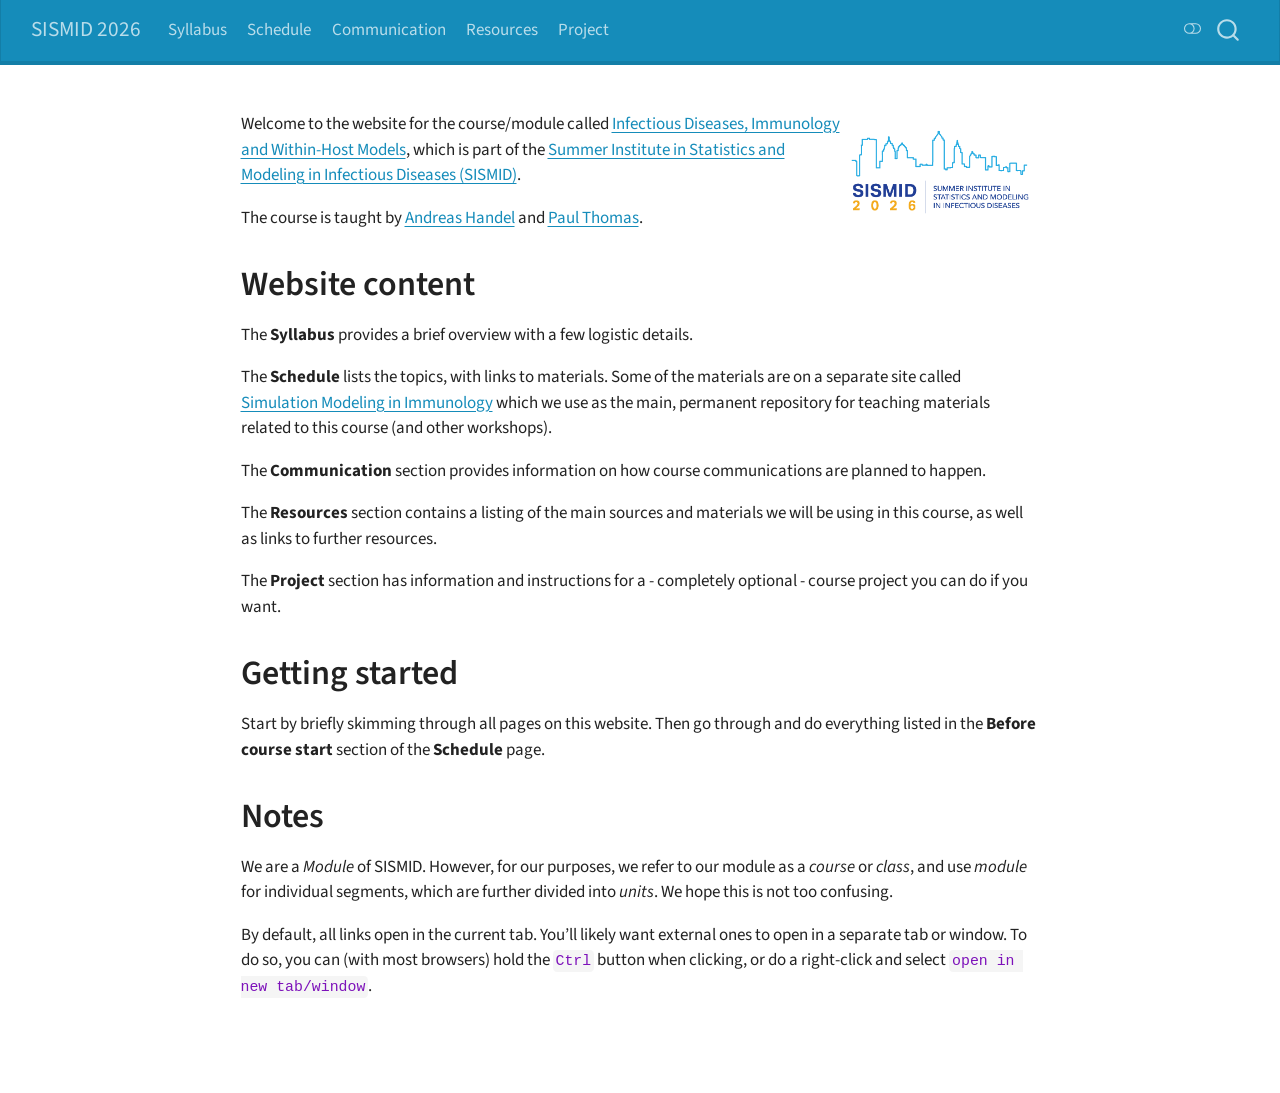
<file: docs/index.html>
<!DOCTYPE html>
<html xmlns="http://www.w3.org/1999/xhtml" lang="en" xml:lang="en"><head>

<meta charset="utf-8">
<meta name="generator" content="quarto-1.9.38">

<meta name="viewport" content="width=device-width, initial-scale=1.0, user-scalable=yes">


<title>SISMID 2026</title>
<style>
/* Default styles provided by pandoc.
** See https://pandoc.org/MANUAL.html#variables-for-html for config info.
*/
code{white-space: pre-wrap;}
span.smallcaps{font-variant: small-caps;}
div.columns{display: flex; gap: min(4vw, 1.5em);}
div.column{flex: auto; overflow-x: auto;}
div.hanging-indent{margin-left: 1.5em; text-indent: -1.5em;}
ul.task-list{list-style: none;}
ul.task-list li input[type="checkbox"] {
  width: 0.8em;
  margin: 0 0.8em 0.2em -1em; /* quarto-specific, see https://github.com/quarto-dev/quarto-cli/issues/4556 */ 
  vertical-align: middle;
}
</style>


<script src="site_libs/quarto-nav/quarto-nav.js"></script>
<script src="site_libs/quarto-nav/headroom.min.js"></script>
<script src="site_libs/clipboard/clipboard.min.js"></script>
<script src="site_libs/quarto-search/autocomplete.umd.js"></script>
<script src="site_libs/quarto-search/fuse.min.js"></script>
<script src="site_libs/quarto-search/quarto-search.js"></script>
<meta name="quarto:offset" content="./">
<link href=".//files/sismid-logo.png" rel="icon" type="image/png">
<script src="site_libs/quarto-html/quarto.js" type="module"></script>
<script src="site_libs/quarto-html/tabsets/tabsets.js" type="module"></script>
<script src="site_libs/quarto-html/popper.min.js"></script>
<script src="site_libs/quarto-html/tippy.umd.min.js"></script>
<script src="site_libs/quarto-html/anchor.min.js"></script>
<link href="site_libs/quarto-html/tippy.css" rel="stylesheet">
<link href="site_libs/quarto-html/quarto-syntax-highlighting-15634bcf2e68342d4ad2dfa704d543f6.css" rel="stylesheet" class="quarto-color-scheme" id="quarto-text-highlighting-styles">
<link href="site_libs/quarto-html/quarto-syntax-highlighting-dark-0a6b7249c26820e032cb0bd839ff02b1.css" rel="stylesheet" class="quarto-color-scheme quarto-color-alternate" id="quarto-text-highlighting-styles">
<link href="site_libs/quarto-html/quarto-syntax-highlighting-15634bcf2e68342d4ad2dfa704d543f6.css" rel="stylesheet" class="quarto-color-scheme-extra" id="quarto-text-highlighting-styles">
<script src="site_libs/bootstrap/bootstrap.min.js"></script>
<link href="site_libs/bootstrap/bootstrap-icons.css" rel="stylesheet">
<link href="site_libs/bootstrap/bootstrap-267efaf477eec0fe62d4fb3579b721f4.min.css" rel="stylesheet" append-hash="true" class="quarto-color-scheme" id="quarto-bootstrap" data-mode="light">
<link href="site_libs/bootstrap/bootstrap-dark-6d8c6914288cd9e354e7ccf82e9e6038.min.css" rel="stylesheet" append-hash="true" class="quarto-color-scheme quarto-color-alternate" id="quarto-bootstrap" data-mode="dark">
<link href="site_libs/bootstrap/bootstrap-267efaf477eec0fe62d4fb3579b721f4.min.css" rel="stylesheet" append-hash="true" class="quarto-color-scheme-extra" id="quarto-bootstrap" data-mode="light">
<script id="quarto-search-options" type="application/json">{
  "location": "navbar",
  "copy-button": false,
  "collapse-after": 3,
  "panel-placement": "end",
  "type": "overlay",
  "limit": 50,
  "keyboard-shortcut": [
    "f",
    "/",
    "s"
  ],
  "show-item-context": false,
  "language": {
    "search-no-results-text": "No results",
    "search-matching-documents-text": "matching documents",
    "search-copy-link-title": "Copy link to search",
    "search-hide-matches-text": "Hide additional matches",
    "search-more-match-text": "more match in this document",
    "search-more-matches-text": "more matches in this document",
    "search-clear-button-title": "Clear",
    "search-text-placeholder": "",
    "search-detached-cancel-button-title": "Cancel",
    "search-submit-button-title": "Submit",
    "search-label": "Search"
  }
}</script>


</head>

<body class="nav-fixed fullcontent quarto-light"><script id="quarto-html-before-body" type="application/javascript">
    const toggleBodyColorMode = (bsSheetEl) => {
      const mode = bsSheetEl.getAttribute("data-mode");
      const bodyEl = window.document.querySelector("body");
      if (mode === "dark") {
        bodyEl.classList.add("quarto-dark");
        bodyEl.classList.remove("quarto-light");
      } else {
        bodyEl.classList.add("quarto-light");
        bodyEl.classList.remove("quarto-dark");
      }
    }
    const toggleBodyColorPrimary = () => {
      const bsSheetEl = window.document.querySelector("link#quarto-bootstrap:not([rel=disabled-stylesheet])");
      if (bsSheetEl) {
        toggleBodyColorMode(bsSheetEl);
      }
    }
    const setColorSchemeToggle = (alternate) => {
      const toggles = window.document.querySelectorAll('.quarto-color-scheme-toggle');
      for (let i=0; i < toggles.length; i++) {
        const toggle = toggles[i];
        if (toggle) {
          if (alternate) {
            toggle.classList.add("alternate");
          } else {
            toggle.classList.remove("alternate");
          }
        }
      }
    };
    const toggleColorMode = (alternate) => {
      // Switch the stylesheets
      const primaryStylesheets = window.document.querySelectorAll('link.quarto-color-scheme:not(.quarto-color-alternate)');
      const alternateStylesheets = window.document.querySelectorAll('link.quarto-color-scheme.quarto-color-alternate');
      manageTransitions('#quarto-margin-sidebar .nav-link', false);
      if (alternate) {
        // note: dark is layered on light, we don't disable primary!
        enableStylesheet(alternateStylesheets);
        for (const sheetNode of alternateStylesheets) {
          if (sheetNode.id === "quarto-bootstrap") {
            toggleBodyColorMode(sheetNode);
          }
        }
      } else {
        disableStylesheet(alternateStylesheets);
        enableStylesheet(primaryStylesheets)
        toggleBodyColorPrimary();
      }
      manageTransitions('#quarto-margin-sidebar .nav-link', true);
      // Switch the toggles
      setColorSchemeToggle(alternate)
      // Hack to workaround the fact that safari doesn't
      // properly recolor the scrollbar when toggling (#1455)
      if (navigator.userAgent.indexOf('Safari') > 0 && navigator.userAgent.indexOf('Chrome') == -1) {
        manageTransitions("body", false);
        window.scrollTo(0, 1);
        setTimeout(() => {
          window.scrollTo(0, 0);
          manageTransitions("body", true);
        }, 40);
      }
    }
    const disableStylesheet = (stylesheets) => {
      for (let i=0; i < stylesheets.length; i++) {
        const stylesheet = stylesheets[i];
        stylesheet.rel = 'disabled-stylesheet';
      }
    }
    const enableStylesheet = (stylesheets) => {
      for (let i=0; i < stylesheets.length; i++) {
        const stylesheet = stylesheets[i];
        if(stylesheet.rel !== 'stylesheet') { // for Chrome, which will still FOUC without this check
          stylesheet.rel = 'stylesheet';
        }
      }
    }
    const manageTransitions = (selector, allowTransitions) => {
      const els = window.document.querySelectorAll(selector);
      for (let i=0; i < els.length; i++) {
        const el = els[i];
        if (allowTransitions) {
          el.classList.remove('notransition');
        } else {
          el.classList.add('notransition');
        }
      }
    }
    const isFileUrl = () => {
      return window.location.protocol === 'file:';
    }
    const hasAlternateSentinel = () => {
      let styleSentinel = getColorSchemeSentinel();
      if (styleSentinel !== null) {
        return styleSentinel === "alternate";
      } else {
        return false;
      }
    }
    const setStyleSentinel = (alternate) => {
      const value = alternate ? "alternate" : "default";
      if (!isFileUrl()) {
        window.localStorage.setItem("quarto-color-scheme", value);
      } else {
        localAlternateSentinel = value;
      }
    }
    const getColorSchemeSentinel = () => {
      if (!isFileUrl()) {
        const storageValue = window.localStorage.getItem("quarto-color-scheme");
        return storageValue != null ? storageValue : localAlternateSentinel;
      } else {
        return localAlternateSentinel;
      }
    }
    const toggleGiscusIfUsed = (isAlternate, darkModeDefault) => {
      const baseTheme = document.querySelector('#giscus-base-theme')?.value ?? 'light';
      const alternateTheme = document.querySelector('#giscus-alt-theme')?.value ?? 'dark';
      let newTheme = '';
      if(authorPrefersDark) {
        newTheme = isAlternate ? baseTheme : alternateTheme;
      } else {
        newTheme = isAlternate ? alternateTheme : baseTheme;
      }
      const changeGiscusTheme = () => {
        // From: https://github.com/giscus/giscus/issues/336
        const sendMessage = (message) => {
          const iframe = document.querySelector('iframe.giscus-frame');
          if (!iframe) return;
          iframe.contentWindow.postMessage({ giscus: message }, 'https://giscus.app');
        }
        sendMessage({
          setConfig: {
            theme: newTheme
          }
        });
      }
      const isGiscussLoaded = window.document.querySelector('iframe.giscus-frame') !== null;
      if (isGiscussLoaded) {
        changeGiscusTheme();
      }
    };
    const authorPrefersDark = false;
    const darkModeDefault = authorPrefersDark;
      document.querySelector('link#quarto-text-highlighting-styles.quarto-color-scheme-extra').rel = 'disabled-stylesheet';
      document.querySelector('link#quarto-bootstrap.quarto-color-scheme-extra').rel = 'disabled-stylesheet';
    let localAlternateSentinel = darkModeDefault ? 'alternate' : 'default';
    // Dark / light mode switch
    window.quartoToggleColorScheme = () => {
      // Read the current dark / light value
      let toAlternate = !hasAlternateSentinel();
      toggleColorMode(toAlternate);
      setStyleSentinel(toAlternate);
      toggleGiscusIfUsed(toAlternate, darkModeDefault);
      window.dispatchEvent(new Event('resize'));
    };
    // Switch to dark mode if need be
    if (hasAlternateSentinel()) {
      toggleColorMode(true);
    } else {
      toggleColorMode(false);
    }
  </script>

<div id="quarto-search-results"></div>
  <header id="quarto-header" class="headroom fixed-top">
    <nav class="navbar navbar-expand-lg " data-bs-theme="dark">
      <div class="navbar-container container-fluid">
      <div class="navbar-brand-container mx-auto">
    <a class="navbar-brand" href="./index.html">
    <span class="navbar-title">SISMID 2026</span>
    </a>
  </div>
            <div id="quarto-search" class="" title="Search"></div>
          <button class="navbar-toggler" type="button" data-bs-toggle="collapse" data-bs-target="#navbarCollapse" aria-controls="navbarCollapse" role="menu" aria-expanded="false" aria-label="Toggle navigation" onclick="if (window.quartoToggleHeadroom) { window.quartoToggleHeadroom(); }">
  <span class="navbar-toggler-icon"></span>
</button>
          <div class="collapse navbar-collapse" id="navbarCollapse">
            <ul class="navbar-nav navbar-nav-scroll me-auto">
  <li class="nav-item">
    <a class="nav-link" href="./Course_Syllabus.html"> 
<span class="menu-text">Syllabus</span></a>
  </li>  
  <li class="nav-item">
    <a class="nav-link" href="./Course_Schedule.html"> 
<span class="menu-text">Schedule</span></a>
  </li>  
  <li class="nav-item">
    <a class="nav-link" href="./Course_Communication.html"> 
<span class="menu-text">Communication</span></a>
  </li>  
  <li class="nav-item">
    <a class="nav-link" href="./Course_Resources.html"> 
<span class="menu-text">Resources</span></a>
  </li>  
  <li class="nav-item">
    <a class="nav-link" href="./Course_Project.html"> 
<span class="menu-text">Project</span></a>
  </li>  
</ul>
          </div> <!-- /navcollapse -->
            <div class="quarto-navbar-tools">
  <a href="" class="quarto-color-scheme-toggle quarto-navigation-tool  px-1" onclick="window.quartoToggleColorScheme(); return false;" title="Toggle dark mode"><i class="bi"></i></a>
</div>
      </div> <!-- /container-fluid -->
    </nav>
</header>
<!-- content -->
<div id="quarto-content" class="quarto-container page-columns page-rows-contents page-layout-article page-navbar">
<!-- sidebar -->
<!-- margin-sidebar -->
    
<!-- main -->
<main class="content" id="quarto-document-content"><header id="title-block-header" class="quarto-title-block"></header>





<p><img src="files/sismid-logo.png" class="img-fluid" style="float:right" alt="SISMID logo" width="200"></p>
<p>Welcome to the website for the course/module called <a href="https://sph.emory.edu/SISMID/modules/infectious-diseases-immunology/index.html">Infectious Diseases, Immunology and Within-Host Models</a>, which is part of the <a href="https://sph.emory.edu/SISMID/index.html">Summer Institute in Statistics and Modeling in Infectious Diseases (SISMID)</a>.</p>
<p>The course is taught by <a href="https://www.andreashandel.com/">Andreas Handel</a> and <a href="https://www.fredhutch.org/en/people/t/paul-thomas.html">Paul Thomas</a>.</p>
<section id="website-content" class="level1">
<h1>Website content</h1>
<p>The <strong>Syllabus</strong> provides a brief overview with a few logistic details.</p>
<p>The <strong>Schedule</strong> lists the topics, with links to materials. Some of the materials are on a separate site called <a href="https://andreashandel.github.io/SMIcourse/">Simulation Modeling in Immunology</a> which we use as the main, permanent repository for teaching materials related to this course (and other workshops).</p>
<p>The <strong>Communication</strong> section provides information on how course communications are planned to happen.</p>
<p>The <strong>Resources</strong> section contains a listing of the main sources and materials we will be using in this course, as well as links to further resources.</p>
<p>The <strong>Project</strong> section has information and instructions for a - completely optional - course project you can do if you want.</p>
</section>
<section id="getting-started" class="level1">
<h1>Getting started</h1>
<p>Start by briefly skimming through all pages on this website. Then go through and do everything listed in the <strong>Before course start</strong> section of the <strong>Schedule</strong> page.</p>
</section>
<section id="notes" class="level1">
<h1>Notes</h1>
<p>We are a <em>Module</em> of SISMID. However, for our purposes, we refer to our module as a <em>course</em> or <em>class</em>, and use <em>module</em> for individual segments, which are further divided into <em>units</em>. We hope this is not too confusing.</p>
<p>By default, all links open in the current tab. You’ll likely want external ones to open in a separate tab or window. To do so, you can (with most browsers) hold the <code>Ctrl</code> button when clicking, or do a right-click and select <code>open in new tab/window</code>.</p>


</section>

</main> <!-- /main -->
<script id="quarto-html-after-body" type="application/javascript">
  window.document.addEventListener("DOMContentLoaded", function (event) {
    // Ensure there is a toggle, if there isn't float one in the top right
    if (window.document.querySelector('.quarto-color-scheme-toggle') === null) {
      const a = window.document.createElement('a');
      a.classList.add('top-right');
      a.classList.add('quarto-color-scheme-toggle');
      a.href = "";
      a.onclick = function() { try { window.quartoToggleColorScheme(); } catch {} return false; };
      const i = window.document.createElement("i");
      i.classList.add('bi');
      a.appendChild(i);
      window.document.body.appendChild(a);
    }
    setColorSchemeToggle(hasAlternateSentinel())
    const icon = "";
    const anchorJS = new window.AnchorJS();
    anchorJS.options = {
      placement: 'right',
      icon: icon
    };
    anchorJS.add('.anchored');
    const isCodeAnnotation = (el) => {
      for (const clz of el.classList) {
        if (clz.startsWith('code-annotation-')) {                     
          return true;
        }
      }
      return false;
    }
    const onCopySuccess = function(e) {
      // button target
      const button = e.trigger;
      // don't keep focus
      button.blur();
      // flash "checked"
      button.classList.add('code-copy-button-checked');
      var currentTitle = button.getAttribute("title");
      button.setAttribute("title", "Copied!");
      let tooltip;
      if (window.bootstrap) {
        button.setAttribute("data-bs-toggle", "tooltip");
        button.setAttribute("data-bs-placement", "left");
        button.setAttribute("data-bs-title", "Copied!");
        tooltip = new bootstrap.Tooltip(button, 
          { trigger: "manual", 
            customClass: "code-copy-button-tooltip",
            offset: [0, -8]});
        tooltip.show();    
      }
      setTimeout(function() {
        if (tooltip) {
          tooltip.hide();
          button.removeAttribute("data-bs-title");
          button.removeAttribute("data-bs-toggle");
          button.removeAttribute("data-bs-placement");
        }
        button.setAttribute("title", currentTitle);
        button.classList.remove('code-copy-button-checked');
      }, 1000);
      // clear code selection
      e.clearSelection();
    }
    const getTextToCopy = function(trigger) {
      const outerScaffold = trigger.parentElement.cloneNode(true);
      const codeEl = outerScaffold.querySelector('code');
      for (const childEl of codeEl.children) {
        if (isCodeAnnotation(childEl)) {
          childEl.remove();
        }
      }
      return codeEl.innerText;
    }
    const clipboard = new window.ClipboardJS('.code-copy-button:not([data-in-quarto-modal])', {
      text: getTextToCopy
    });
    clipboard.on('success', onCopySuccess);
    if (window.document.getElementById('quarto-embedded-source-code-modal')) {
      const clipboardModal = new window.ClipboardJS('.code-copy-button[data-in-quarto-modal]', {
        text: getTextToCopy,
        container: window.document.getElementById('quarto-embedded-source-code-modal')
      });
      clipboardModal.on('success', onCopySuccess);
    }
      var localhostRegex = new RegExp(/^(?:http|https):\/\/localhost\:?[0-9]*\//);
      var mailtoRegex = new RegExp(/^mailto:/);
        var filterRegex = new RegExp("https:\/\/andreashandel\.github\.io\/SISMID2026\/");
      var isInternal = (href) => {
          return filterRegex.test(href) || localhostRegex.test(href) || mailtoRegex.test(href);
      }
      // Inspect non-navigation links and adorn them if external
     var links = window.document.querySelectorAll('a[href]:not(.nav-link):not(.navbar-brand):not(.toc-action):not(.sidebar-link):not(.sidebar-item-toggle):not(.pagination-link):not(.no-external):not([aria-hidden]):not(.dropdown-item):not(.quarto-navigation-tool):not(.about-link)');
      for (var i=0; i<links.length; i++) {
        const link = links[i];
        if (!isInternal(link.href)) {
          // undo the damage that might have been done by quarto-nav.js in the case of
          // links that we want to consider external
          if (link.dataset.originalHref !== undefined) {
            link.href = link.dataset.originalHref;
          }
        }
      }
    function tippyHover(el, contentFn, onTriggerFn, onUntriggerFn) {
      const config = {
        allowHTML: true,
        maxWidth: 500,
        delay: 100,
        arrow: false,
        appendTo: function(el) {
            return el.parentElement;
        },
        interactive: true,
        interactiveBorder: 10,
        theme: 'quarto',
        placement: 'bottom-start',
      };
      if (contentFn) {
        config.content = contentFn;
      }
      if (onTriggerFn) {
        config.onTrigger = onTriggerFn;
      }
      if (onUntriggerFn) {
        config.onUntrigger = onUntriggerFn;
      }
      window.tippy(el, config); 
    }
    const noterefs = window.document.querySelectorAll('a[role="doc-noteref"]');
    for (var i=0; i<noterefs.length; i++) {
      const ref = noterefs[i];
      tippyHover(ref, function() {
        // use id or data attribute instead here
        let href = ref.getAttribute('data-footnote-href') || ref.getAttribute('href');
        try { href = new URL(href).hash; } catch {}
        const id = href.replace(/^#\/?/, "");
        const note = window.document.getElementById(id);
        if (note) {
          return note.innerHTML;
        } else {
          return "";
        }
      });
    }
    const xrefs = window.document.querySelectorAll('a.quarto-xref');
    const processXRef = (id, note) => {
      // Strip column container classes
      const stripColumnClz = (el) => {
        el.classList.remove("page-full", "page-columns");
        if (el.children) {
          for (const child of el.children) {
            stripColumnClz(child);
          }
        }
      }
      stripColumnClz(note)
      if (id === null || id.startsWith('sec-')) {
        // Special case sections, only their first couple elements
        const container = document.createElement("div");
        if (note.children && note.children.length > 2) {
          container.appendChild(note.children[0].cloneNode(true));
          for (let i = 1; i < note.children.length; i++) {
            const child = note.children[i];
            if (child.tagName === "P" && child.innerText === "") {
              continue;
            } else {
              container.appendChild(child.cloneNode(true));
              break;
            }
          }
          if (window.Quarto?.typesetMath) {
            window.Quarto.typesetMath(container);
          }
          return container.innerHTML
        } else {
          if (window.Quarto?.typesetMath) {
            window.Quarto.typesetMath(note);
          }
          return note.innerHTML;
        }
      } else {
        // Remove any anchor links if they are present
        const anchorLink = note.querySelector('a.anchorjs-link');
        if (anchorLink) {
          anchorLink.remove();
        }
        if (window.Quarto?.typesetMath) {
          window.Quarto.typesetMath(note);
        }
        if (note.classList.contains("callout")) {
          return note.outerHTML;
        } else {
          return note.innerHTML;
        }
      }
    }
    for (var i=0; i<xrefs.length; i++) {
      const xref = xrefs[i];
      tippyHover(xref, undefined, function(instance) {
        instance.disable();
        let url = xref.getAttribute('href');
        let hash = undefined; 
        if (url.startsWith('#')) {
          hash = url;
        } else {
          try { hash = new URL(url).hash; } catch {}
        }
        if (hash) {
          const id = hash.replace(/^#\/?/, "");
          const note = window.document.getElementById(id);
          if (note !== null) {
            try {
              const html = processXRef(id, note.cloneNode(true));
              instance.setContent(html);
            } finally {
              instance.enable();
              instance.show();
            }
          } else {
            // See if we can fetch this
            fetch(url.split('#')[0])
            .then(res => res.text())
            .then(html => {
              const parser = new DOMParser();
              const htmlDoc = parser.parseFromString(html, "text/html");
              const note = htmlDoc.getElementById(id);
              if (note !== null) {
                const html = processXRef(id, note);
                instance.setContent(html);
              } 
            }).finally(() => {
              instance.enable();
              instance.show();
            });
          }
        } else {
          // See if we can fetch a full url (with no hash to target)
          // This is a special case and we should probably do some content thinning / targeting
          fetch(url)
          .then(res => res.text())
          .then(html => {
            const parser = new DOMParser();
            const htmlDoc = parser.parseFromString(html, "text/html");
            const note = htmlDoc.querySelector('main.content');
            if (note !== null) {
              // This should only happen for chapter cross references
              // (since there is no id in the URL)
              // remove the first header
              if (note.children.length > 0 && note.children[0].tagName === "HEADER") {
                note.children[0].remove();
              }
              const html = processXRef(null, note);
              instance.setContent(html);
            } 
          }).finally(() => {
            instance.enable();
            instance.show();
          });
        }
      }, function(instance) {
      });
    }
        let selectedAnnoteEl;
        const selectorForAnnotation = ( cell, annotation) => {
          let cellAttr = 'data-code-cell="' + cell + '"';
          let lineAttr = 'data-code-annotation="' +  annotation + '"';
          const selector = 'span[' + cellAttr + '][' + lineAttr + ']';
          return selector;
        }
        const selectCodeLines = (annoteEl) => {
          const doc = window.document;
          const targetCell = annoteEl.getAttribute("data-target-cell");
          const targetAnnotation = annoteEl.getAttribute("data-target-annotation");
          const annoteSpan = window.document.querySelector(selectorForAnnotation(targetCell, targetAnnotation));
          const lines = annoteSpan.getAttribute("data-code-lines").split(",");
          const lineIds = lines.map((line) => {
            return targetCell + "-" + line;
          })
          let top = null;
          let height = null;
          let parent = null;
          if (lineIds.length > 0) {
              //compute the position of the single el (top and bottom and make a div)
              const el = window.document.getElementById(lineIds[0]);
              top = el.offsetTop;
              height = el.offsetHeight;
              parent = el.parentElement.parentElement;
            if (lineIds.length > 1) {
              const lastEl = window.document.getElementById(lineIds[lineIds.length - 1]);
              const bottom = lastEl.offsetTop + lastEl.offsetHeight;
              height = bottom - top;
            }
            if (top !== null && height !== null && parent !== null) {
              // cook up a div (if necessary) and position it 
              let div = window.document.getElementById("code-annotation-line-highlight");
              if (div === null) {
                div = window.document.createElement("div");
                div.setAttribute("id", "code-annotation-line-highlight");
                div.style.position = 'absolute';
                parent.appendChild(div);
              }
              div.style.top = top - 2 + "px";
              div.style.height = height + 4 + "px";
              div.style.left = 0;
              let gutterDiv = window.document.getElementById("code-annotation-line-highlight-gutter");
              if (gutterDiv === null) {
                gutterDiv = window.document.createElement("div");
                gutterDiv.setAttribute("id", "code-annotation-line-highlight-gutter");
                gutterDiv.style.position = 'absolute';
                const codeCell = window.document.getElementById(targetCell);
                const gutter = codeCell.querySelector('.code-annotation-gutter');
                gutter.appendChild(gutterDiv);
              }
              gutterDiv.style.top = top - 2 + "px";
              gutterDiv.style.height = height + 4 + "px";
            }
            selectedAnnoteEl = annoteEl;
          }
        };
        const unselectCodeLines = () => {
          const elementsIds = ["code-annotation-line-highlight", "code-annotation-line-highlight-gutter"];
          elementsIds.forEach((elId) => {
            const div = window.document.getElementById(elId);
            if (div) {
              div.remove();
            }
          });
          selectedAnnoteEl = undefined;
        };
          // Handle positioning of the toggle
      window.addEventListener(
        "resize",
        throttle(() => {
          elRect = undefined;
          if (selectedAnnoteEl) {
            selectCodeLines(selectedAnnoteEl);
          }
        }, 10)
      );
      function throttle(fn, ms) {
      let throttle = false;
      let timer;
        return (...args) => {
          if(!throttle) { // first call gets through
              fn.apply(this, args);
              throttle = true;
          } else { // all the others get throttled
              if(timer) clearTimeout(timer); // cancel #2
              timer = setTimeout(() => {
                fn.apply(this, args);
                timer = throttle = false;
              }, ms);
          }
        };
      }
        // Attach click handler to the DT
        const annoteDls = window.document.querySelectorAll('dt[data-target-cell]');
        for (const annoteDlNode of annoteDls) {
          annoteDlNode.addEventListener('click', (event) => {
            const clickedEl = event.target;
            if (clickedEl !== selectedAnnoteEl) {
              unselectCodeLines();
              const activeEl = window.document.querySelector('dt[data-target-cell].code-annotation-active');
              if (activeEl) {
                activeEl.classList.remove('code-annotation-active');
              }
              selectCodeLines(clickedEl);
              clickedEl.classList.add('code-annotation-active');
            } else {
              // Unselect the line
              unselectCodeLines();
              clickedEl.classList.remove('code-annotation-active');
            }
          });
        }
    const findCites = (el) => {
      const parentEl = el.parentElement;
      if (parentEl) {
        const cites = parentEl.dataset.cites;
        if (cites) {
          return {
            el,
            cites: cites.split(' ')
          };
        } else {
          return findCites(el.parentElement)
        }
      } else {
        return undefined;
      }
    };
    var bibliorefs = window.document.querySelectorAll('a[role="doc-biblioref"]');
    for (var i=0; i<bibliorefs.length; i++) {
      const ref = bibliorefs[i];
      const citeInfo = findCites(ref);
      if (citeInfo) {
        tippyHover(citeInfo.el, function() {
          var popup = window.document.createElement('div');
          citeInfo.cites.forEach(function(cite) {
            var citeDiv = window.document.createElement('div');
            citeDiv.classList.add('hanging-indent');
            citeDiv.classList.add('csl-entry');
            var biblioDiv = window.document.getElementById('ref-' + cite);
            if (biblioDiv) {
              citeDiv.innerHTML = biblioDiv.innerHTML;
            }
            popup.appendChild(citeDiv);
          });
          return popup.innerHTML;
        });
      }
    }
  });
  </script>
</div> <!-- /content -->




</body></html>
</file>
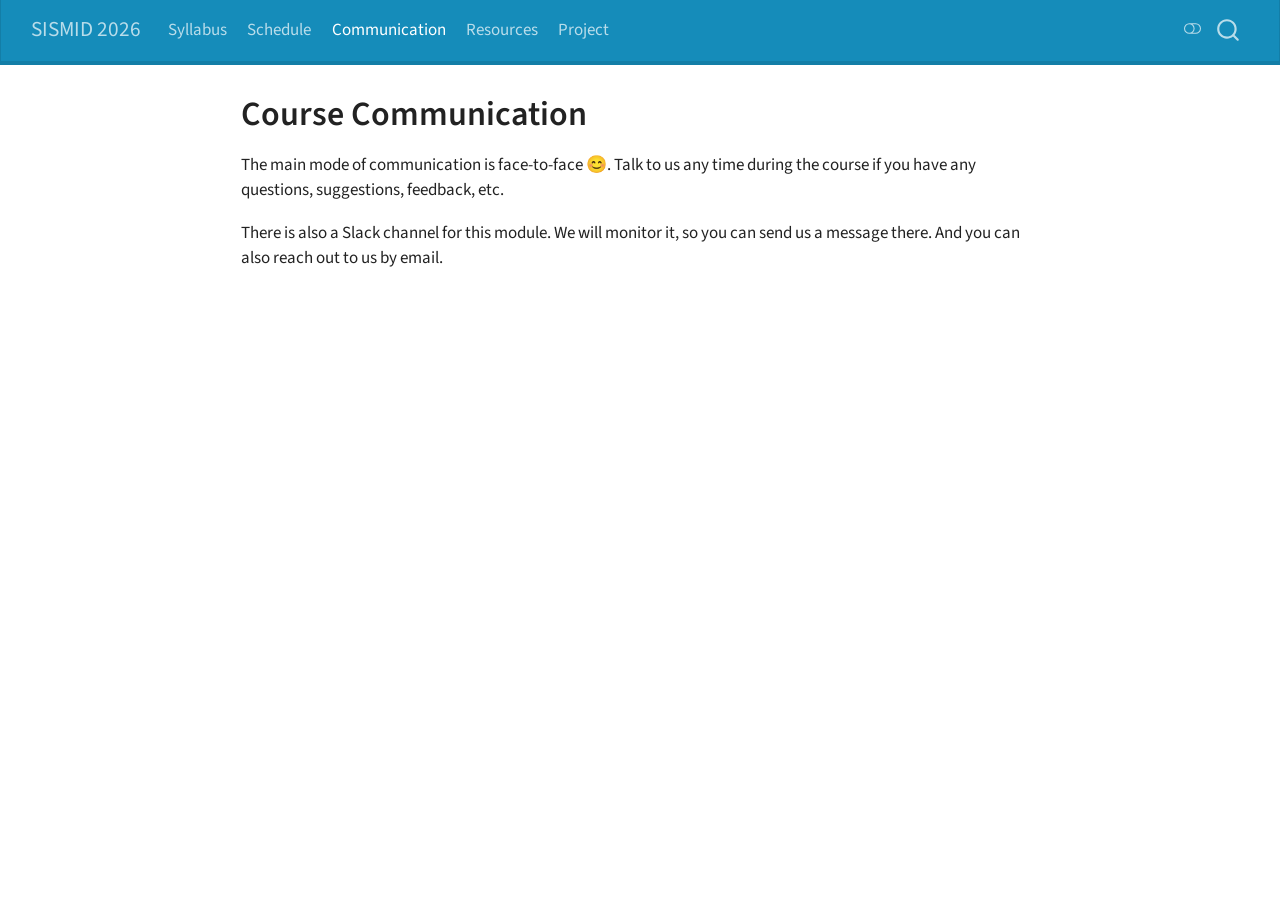
<file: docs/Course_Communication.html>
<!DOCTYPE html>
<html xmlns="http://www.w3.org/1999/xhtml" lang="en" xml:lang="en"><head>

<meta charset="utf-8">
<meta name="generator" content="quarto-1.9.38">

<meta name="viewport" content="width=device-width, initial-scale=1.0, user-scalable=yes">


<title>Course Communication – SISMID 2026</title>
<style>
/* Default styles provided by pandoc.
** See https://pandoc.org/MANUAL.html#variables-for-html for config info.
*/
code{white-space: pre-wrap;}
span.smallcaps{font-variant: small-caps;}
div.columns{display: flex; gap: min(4vw, 1.5em);}
div.column{flex: auto; overflow-x: auto;}
div.hanging-indent{margin-left: 1.5em; text-indent: -1.5em;}
ul.task-list{list-style: none;}
ul.task-list li input[type="checkbox"] {
  width: 0.8em;
  margin: 0 0.8em 0.2em -1em; /* quarto-specific, see https://github.com/quarto-dev/quarto-cli/issues/4556 */ 
  vertical-align: middle;
}
</style>


<script src="site_libs/quarto-nav/quarto-nav.js"></script>
<script src="site_libs/quarto-nav/headroom.min.js"></script>
<script src="site_libs/clipboard/clipboard.min.js"></script>
<script src="site_libs/quarto-search/autocomplete.umd.js"></script>
<script src="site_libs/quarto-search/fuse.min.js"></script>
<script src="site_libs/quarto-search/quarto-search.js"></script>
<meta name="quarto:offset" content="./">
<link href=".//files/sismid-logo.png" rel="icon" type="image/png">
<script src="site_libs/quarto-html/quarto.js" type="module"></script>
<script src="site_libs/quarto-html/tabsets/tabsets.js" type="module"></script>
<script src="site_libs/quarto-html/popper.min.js"></script>
<script src="site_libs/quarto-html/tippy.umd.min.js"></script>
<script src="site_libs/quarto-html/anchor.min.js"></script>
<link href="site_libs/quarto-html/tippy.css" rel="stylesheet">
<link href="site_libs/quarto-html/quarto-syntax-highlighting-15634bcf2e68342d4ad2dfa704d543f6.css" rel="stylesheet" class="quarto-color-scheme" id="quarto-text-highlighting-styles">
<link href="site_libs/quarto-html/quarto-syntax-highlighting-dark-0a6b7249c26820e032cb0bd839ff02b1.css" rel="stylesheet" class="quarto-color-scheme quarto-color-alternate" id="quarto-text-highlighting-styles">
<link href="site_libs/quarto-html/quarto-syntax-highlighting-15634bcf2e68342d4ad2dfa704d543f6.css" rel="stylesheet" class="quarto-color-scheme-extra" id="quarto-text-highlighting-styles">
<script src="site_libs/bootstrap/bootstrap.min.js"></script>
<link href="site_libs/bootstrap/bootstrap-icons.css" rel="stylesheet">
<link href="site_libs/bootstrap/bootstrap-267efaf477eec0fe62d4fb3579b721f4.min.css" rel="stylesheet" append-hash="true" class="quarto-color-scheme" id="quarto-bootstrap" data-mode="light">
<link href="site_libs/bootstrap/bootstrap-dark-6d8c6914288cd9e354e7ccf82e9e6038.min.css" rel="stylesheet" append-hash="true" class="quarto-color-scheme quarto-color-alternate" id="quarto-bootstrap" data-mode="dark">
<link href="site_libs/bootstrap/bootstrap-267efaf477eec0fe62d4fb3579b721f4.min.css" rel="stylesheet" append-hash="true" class="quarto-color-scheme-extra" id="quarto-bootstrap" data-mode="light">
<script id="quarto-search-options" type="application/json">{
  "location": "navbar",
  "copy-button": false,
  "collapse-after": 3,
  "panel-placement": "end",
  "type": "overlay",
  "limit": 50,
  "keyboard-shortcut": [
    "f",
    "/",
    "s"
  ],
  "show-item-context": false,
  "language": {
    "search-no-results-text": "No results",
    "search-matching-documents-text": "matching documents",
    "search-copy-link-title": "Copy link to search",
    "search-hide-matches-text": "Hide additional matches",
    "search-more-match-text": "more match in this document",
    "search-more-matches-text": "more matches in this document",
    "search-clear-button-title": "Clear",
    "search-text-placeholder": "",
    "search-detached-cancel-button-title": "Cancel",
    "search-submit-button-title": "Submit",
    "search-label": "Search"
  }
}</script>


</head>

<body class="nav-fixed fullcontent quarto-light"><script id="quarto-html-before-body" type="application/javascript">
    const toggleBodyColorMode = (bsSheetEl) => {
      const mode = bsSheetEl.getAttribute("data-mode");
      const bodyEl = window.document.querySelector("body");
      if (mode === "dark") {
        bodyEl.classList.add("quarto-dark");
        bodyEl.classList.remove("quarto-light");
      } else {
        bodyEl.classList.add("quarto-light");
        bodyEl.classList.remove("quarto-dark");
      }
    }
    const toggleBodyColorPrimary = () => {
      const bsSheetEl = window.document.querySelector("link#quarto-bootstrap:not([rel=disabled-stylesheet])");
      if (bsSheetEl) {
        toggleBodyColorMode(bsSheetEl);
      }
    }
    const setColorSchemeToggle = (alternate) => {
      const toggles = window.document.querySelectorAll('.quarto-color-scheme-toggle');
      for (let i=0; i < toggles.length; i++) {
        const toggle = toggles[i];
        if (toggle) {
          if (alternate) {
            toggle.classList.add("alternate");
          } else {
            toggle.classList.remove("alternate");
          }
        }
      }
    };
    const toggleColorMode = (alternate) => {
      // Switch the stylesheets
      const primaryStylesheets = window.document.querySelectorAll('link.quarto-color-scheme:not(.quarto-color-alternate)');
      const alternateStylesheets = window.document.querySelectorAll('link.quarto-color-scheme.quarto-color-alternate');
      manageTransitions('#quarto-margin-sidebar .nav-link', false);
      if (alternate) {
        // note: dark is layered on light, we don't disable primary!
        enableStylesheet(alternateStylesheets);
        for (const sheetNode of alternateStylesheets) {
          if (sheetNode.id === "quarto-bootstrap") {
            toggleBodyColorMode(sheetNode);
          }
        }
      } else {
        disableStylesheet(alternateStylesheets);
        enableStylesheet(primaryStylesheets)
        toggleBodyColorPrimary();
      }
      manageTransitions('#quarto-margin-sidebar .nav-link', true);
      // Switch the toggles
      setColorSchemeToggle(alternate)
      // Hack to workaround the fact that safari doesn't
      // properly recolor the scrollbar when toggling (#1455)
      if (navigator.userAgent.indexOf('Safari') > 0 && navigator.userAgent.indexOf('Chrome') == -1) {
        manageTransitions("body", false);
        window.scrollTo(0, 1);
        setTimeout(() => {
          window.scrollTo(0, 0);
          manageTransitions("body", true);
        }, 40);
      }
    }
    const disableStylesheet = (stylesheets) => {
      for (let i=0; i < stylesheets.length; i++) {
        const stylesheet = stylesheets[i];
        stylesheet.rel = 'disabled-stylesheet';
      }
    }
    const enableStylesheet = (stylesheets) => {
      for (let i=0; i < stylesheets.length; i++) {
        const stylesheet = stylesheets[i];
        if(stylesheet.rel !== 'stylesheet') { // for Chrome, which will still FOUC without this check
          stylesheet.rel = 'stylesheet';
        }
      }
    }
    const manageTransitions = (selector, allowTransitions) => {
      const els = window.document.querySelectorAll(selector);
      for (let i=0; i < els.length; i++) {
        const el = els[i];
        if (allowTransitions) {
          el.classList.remove('notransition');
        } else {
          el.classList.add('notransition');
        }
      }
    }
    const isFileUrl = () => {
      return window.location.protocol === 'file:';
    }
    const hasAlternateSentinel = () => {
      let styleSentinel = getColorSchemeSentinel();
      if (styleSentinel !== null) {
        return styleSentinel === "alternate";
      } else {
        return false;
      }
    }
    const setStyleSentinel = (alternate) => {
      const value = alternate ? "alternate" : "default";
      if (!isFileUrl()) {
        window.localStorage.setItem("quarto-color-scheme", value);
      } else {
        localAlternateSentinel = value;
      }
    }
    const getColorSchemeSentinel = () => {
      if (!isFileUrl()) {
        const storageValue = window.localStorage.getItem("quarto-color-scheme");
        return storageValue != null ? storageValue : localAlternateSentinel;
      } else {
        return localAlternateSentinel;
      }
    }
    const toggleGiscusIfUsed = (isAlternate, darkModeDefault) => {
      const baseTheme = document.querySelector('#giscus-base-theme')?.value ?? 'light';
      const alternateTheme = document.querySelector('#giscus-alt-theme')?.value ?? 'dark';
      let newTheme = '';
      if(authorPrefersDark) {
        newTheme = isAlternate ? baseTheme : alternateTheme;
      } else {
        newTheme = isAlternate ? alternateTheme : baseTheme;
      }
      const changeGiscusTheme = () => {
        // From: https://github.com/giscus/giscus/issues/336
        const sendMessage = (message) => {
          const iframe = document.querySelector('iframe.giscus-frame');
          if (!iframe) return;
          iframe.contentWindow.postMessage({ giscus: message }, 'https://giscus.app');
        }
        sendMessage({
          setConfig: {
            theme: newTheme
          }
        });
      }
      const isGiscussLoaded = window.document.querySelector('iframe.giscus-frame') !== null;
      if (isGiscussLoaded) {
        changeGiscusTheme();
      }
    };
    const authorPrefersDark = false;
    const darkModeDefault = authorPrefersDark;
      document.querySelector('link#quarto-text-highlighting-styles.quarto-color-scheme-extra').rel = 'disabled-stylesheet';
      document.querySelector('link#quarto-bootstrap.quarto-color-scheme-extra').rel = 'disabled-stylesheet';
    let localAlternateSentinel = darkModeDefault ? 'alternate' : 'default';
    // Dark / light mode switch
    window.quartoToggleColorScheme = () => {
      // Read the current dark / light value
      let toAlternate = !hasAlternateSentinel();
      toggleColorMode(toAlternate);
      setStyleSentinel(toAlternate);
      toggleGiscusIfUsed(toAlternate, darkModeDefault);
      window.dispatchEvent(new Event('resize'));
    };
    // Switch to dark mode if need be
    if (hasAlternateSentinel()) {
      toggleColorMode(true);
    } else {
      toggleColorMode(false);
    }
  </script>

<div id="quarto-search-results"></div>
  <header id="quarto-header" class="headroom fixed-top">
    <nav class="navbar navbar-expand-lg " data-bs-theme="dark">
      <div class="navbar-container container-fluid">
      <div class="navbar-brand-container mx-auto">
    <a class="navbar-brand" href="./index.html">
    <span class="navbar-title">SISMID 2026</span>
    </a>
  </div>
            <div id="quarto-search" class="" title="Search"></div>
          <button class="navbar-toggler" type="button" data-bs-toggle="collapse" data-bs-target="#navbarCollapse" aria-controls="navbarCollapse" role="menu" aria-expanded="false" aria-label="Toggle navigation" onclick="if (window.quartoToggleHeadroom) { window.quartoToggleHeadroom(); }">
  <span class="navbar-toggler-icon"></span>
</button>
          <div class="collapse navbar-collapse" id="navbarCollapse">
            <ul class="navbar-nav navbar-nav-scroll me-auto">
  <li class="nav-item">
    <a class="nav-link" href="./Course_Syllabus.html"> 
<span class="menu-text">Syllabus</span></a>
  </li>  
  <li class="nav-item">
    <a class="nav-link" href="./Course_Schedule.html"> 
<span class="menu-text">Schedule</span></a>
  </li>  
  <li class="nav-item">
    <a class="nav-link active" href="./Course_Communication.html" aria-current="page"> 
<span class="menu-text">Communication</span></a>
  </li>  
  <li class="nav-item">
    <a class="nav-link" href="./Course_Resources.html"> 
<span class="menu-text">Resources</span></a>
  </li>  
  <li class="nav-item">
    <a class="nav-link" href="./Course_Project.html"> 
<span class="menu-text">Project</span></a>
  </li>  
</ul>
          </div> <!-- /navcollapse -->
            <div class="quarto-navbar-tools">
  <a href="" class="quarto-color-scheme-toggle quarto-navigation-tool  px-1" onclick="window.quartoToggleColorScheme(); return false;" title="Toggle dark mode"><i class="bi"></i></a>
</div>
      </div> <!-- /container-fluid -->
    </nav>
</header>
<!-- content -->
<div id="quarto-content" class="quarto-container page-columns page-rows-contents page-layout-article page-navbar">
<!-- sidebar -->
<!-- margin-sidebar -->
    
<!-- main -->
<main class="content" id="quarto-document-content">


<header id="title-block-header" class="quarto-title-block default">
<div class="quarto-title">
<h1 class="title">Course Communication</h1>
</div>



<div class="quarto-title-meta">

    
  
    
  </div>
  


</header>


<p>The main mode of communication is face-to-face 😊. Talk to us any time during the course if you have any questions, suggestions, feedback, etc.</p>
<p>There is also a Slack channel for this module. We will monitor it, so you can send us a message there. And you can also reach out to us by email.</p>



</main> <!-- /main -->
<script id="quarto-html-after-body" type="application/javascript">
  window.document.addEventListener("DOMContentLoaded", function (event) {
    // Ensure there is a toggle, if there isn't float one in the top right
    if (window.document.querySelector('.quarto-color-scheme-toggle') === null) {
      const a = window.document.createElement('a');
      a.classList.add('top-right');
      a.classList.add('quarto-color-scheme-toggle');
      a.href = "";
      a.onclick = function() { try { window.quartoToggleColorScheme(); } catch {} return false; };
      const i = window.document.createElement("i");
      i.classList.add('bi');
      a.appendChild(i);
      window.document.body.appendChild(a);
    }
    setColorSchemeToggle(hasAlternateSentinel())
    const icon = "";
    const anchorJS = new window.AnchorJS();
    anchorJS.options = {
      placement: 'right',
      icon: icon
    };
    anchorJS.add('.anchored');
    const isCodeAnnotation = (el) => {
      for (const clz of el.classList) {
        if (clz.startsWith('code-annotation-')) {                     
          return true;
        }
      }
      return false;
    }
    const onCopySuccess = function(e) {
      // button target
      const button = e.trigger;
      // don't keep focus
      button.blur();
      // flash "checked"
      button.classList.add('code-copy-button-checked');
      var currentTitle = button.getAttribute("title");
      button.setAttribute("title", "Copied!");
      let tooltip;
      if (window.bootstrap) {
        button.setAttribute("data-bs-toggle", "tooltip");
        button.setAttribute("data-bs-placement", "left");
        button.setAttribute("data-bs-title", "Copied!");
        tooltip = new bootstrap.Tooltip(button, 
          { trigger: "manual", 
            customClass: "code-copy-button-tooltip",
            offset: [0, -8]});
        tooltip.show();    
      }
      setTimeout(function() {
        if (tooltip) {
          tooltip.hide();
          button.removeAttribute("data-bs-title");
          button.removeAttribute("data-bs-toggle");
          button.removeAttribute("data-bs-placement");
        }
        button.setAttribute("title", currentTitle);
        button.classList.remove('code-copy-button-checked');
      }, 1000);
      // clear code selection
      e.clearSelection();
    }
    const getTextToCopy = function(trigger) {
      const outerScaffold = trigger.parentElement.cloneNode(true);
      const codeEl = outerScaffold.querySelector('code');
      for (const childEl of codeEl.children) {
        if (isCodeAnnotation(childEl)) {
          childEl.remove();
        }
      }
      return codeEl.innerText;
    }
    const clipboard = new window.ClipboardJS('.code-copy-button:not([data-in-quarto-modal])', {
      text: getTextToCopy
    });
    clipboard.on('success', onCopySuccess);
    if (window.document.getElementById('quarto-embedded-source-code-modal')) {
      const clipboardModal = new window.ClipboardJS('.code-copy-button[data-in-quarto-modal]', {
        text: getTextToCopy,
        container: window.document.getElementById('quarto-embedded-source-code-modal')
      });
      clipboardModal.on('success', onCopySuccess);
    }
      var localhostRegex = new RegExp(/^(?:http|https):\/\/localhost\:?[0-9]*\//);
      var mailtoRegex = new RegExp(/^mailto:/);
        var filterRegex = new RegExp("https:\/\/andreashandel\.github\.io\/SISMID2026\/");
      var isInternal = (href) => {
          return filterRegex.test(href) || localhostRegex.test(href) || mailtoRegex.test(href);
      }
      // Inspect non-navigation links and adorn them if external
     var links = window.document.querySelectorAll('a[href]:not(.nav-link):not(.navbar-brand):not(.toc-action):not(.sidebar-link):not(.sidebar-item-toggle):not(.pagination-link):not(.no-external):not([aria-hidden]):not(.dropdown-item):not(.quarto-navigation-tool):not(.about-link)');
      for (var i=0; i<links.length; i++) {
        const link = links[i];
        if (!isInternal(link.href)) {
          // undo the damage that might have been done by quarto-nav.js in the case of
          // links that we want to consider external
          if (link.dataset.originalHref !== undefined) {
            link.href = link.dataset.originalHref;
          }
        }
      }
    function tippyHover(el, contentFn, onTriggerFn, onUntriggerFn) {
      const config = {
        allowHTML: true,
        maxWidth: 500,
        delay: 100,
        arrow: false,
        appendTo: function(el) {
            return el.parentElement;
        },
        interactive: true,
        interactiveBorder: 10,
        theme: 'quarto',
        placement: 'bottom-start',
      };
      if (contentFn) {
        config.content = contentFn;
      }
      if (onTriggerFn) {
        config.onTrigger = onTriggerFn;
      }
      if (onUntriggerFn) {
        config.onUntrigger = onUntriggerFn;
      }
      window.tippy(el, config); 
    }
    const noterefs = window.document.querySelectorAll('a[role="doc-noteref"]');
    for (var i=0; i<noterefs.length; i++) {
      const ref = noterefs[i];
      tippyHover(ref, function() {
        // use id or data attribute instead here
        let href = ref.getAttribute('data-footnote-href') || ref.getAttribute('href');
        try { href = new URL(href).hash; } catch {}
        const id = href.replace(/^#\/?/, "");
        const note = window.document.getElementById(id);
        if (note) {
          return note.innerHTML;
        } else {
          return "";
        }
      });
    }
    const xrefs = window.document.querySelectorAll('a.quarto-xref');
    const processXRef = (id, note) => {
      // Strip column container classes
      const stripColumnClz = (el) => {
        el.classList.remove("page-full", "page-columns");
        if (el.children) {
          for (const child of el.children) {
            stripColumnClz(child);
          }
        }
      }
      stripColumnClz(note)
      if (id === null || id.startsWith('sec-')) {
        // Special case sections, only their first couple elements
        const container = document.createElement("div");
        if (note.children && note.children.length > 2) {
          container.appendChild(note.children[0].cloneNode(true));
          for (let i = 1; i < note.children.length; i++) {
            const child = note.children[i];
            if (child.tagName === "P" && child.innerText === "") {
              continue;
            } else {
              container.appendChild(child.cloneNode(true));
              break;
            }
          }
          if (window.Quarto?.typesetMath) {
            window.Quarto.typesetMath(container);
          }
          return container.innerHTML
        } else {
          if (window.Quarto?.typesetMath) {
            window.Quarto.typesetMath(note);
          }
          return note.innerHTML;
        }
      } else {
        // Remove any anchor links if they are present
        const anchorLink = note.querySelector('a.anchorjs-link');
        if (anchorLink) {
          anchorLink.remove();
        }
        if (window.Quarto?.typesetMath) {
          window.Quarto.typesetMath(note);
        }
        if (note.classList.contains("callout")) {
          return note.outerHTML;
        } else {
          return note.innerHTML;
        }
      }
    }
    for (var i=0; i<xrefs.length; i++) {
      const xref = xrefs[i];
      tippyHover(xref, undefined, function(instance) {
        instance.disable();
        let url = xref.getAttribute('href');
        let hash = undefined; 
        if (url.startsWith('#')) {
          hash = url;
        } else {
          try { hash = new URL(url).hash; } catch {}
        }
        if (hash) {
          const id = hash.replace(/^#\/?/, "");
          const note = window.document.getElementById(id);
          if (note !== null) {
            try {
              const html = processXRef(id, note.cloneNode(true));
              instance.setContent(html);
            } finally {
              instance.enable();
              instance.show();
            }
          } else {
            // See if we can fetch this
            fetch(url.split('#')[0])
            .then(res => res.text())
            .then(html => {
              const parser = new DOMParser();
              const htmlDoc = parser.parseFromString(html, "text/html");
              const note = htmlDoc.getElementById(id);
              if (note !== null) {
                const html = processXRef(id, note);
                instance.setContent(html);
              } 
            }).finally(() => {
              instance.enable();
              instance.show();
            });
          }
        } else {
          // See if we can fetch a full url (with no hash to target)
          // This is a special case and we should probably do some content thinning / targeting
          fetch(url)
          .then(res => res.text())
          .then(html => {
            const parser = new DOMParser();
            const htmlDoc = parser.parseFromString(html, "text/html");
            const note = htmlDoc.querySelector('main.content');
            if (note !== null) {
              // This should only happen for chapter cross references
              // (since there is no id in the URL)
              // remove the first header
              if (note.children.length > 0 && note.children[0].tagName === "HEADER") {
                note.children[0].remove();
              }
              const html = processXRef(null, note);
              instance.setContent(html);
            } 
          }).finally(() => {
            instance.enable();
            instance.show();
          });
        }
      }, function(instance) {
      });
    }
        let selectedAnnoteEl;
        const selectorForAnnotation = ( cell, annotation) => {
          let cellAttr = 'data-code-cell="' + cell + '"';
          let lineAttr = 'data-code-annotation="' +  annotation + '"';
          const selector = 'span[' + cellAttr + '][' + lineAttr + ']';
          return selector;
        }
        const selectCodeLines = (annoteEl) => {
          const doc = window.document;
          const targetCell = annoteEl.getAttribute("data-target-cell");
          const targetAnnotation = annoteEl.getAttribute("data-target-annotation");
          const annoteSpan = window.document.querySelector(selectorForAnnotation(targetCell, targetAnnotation));
          const lines = annoteSpan.getAttribute("data-code-lines").split(",");
          const lineIds = lines.map((line) => {
            return targetCell + "-" + line;
          })
          let top = null;
          let height = null;
          let parent = null;
          if (lineIds.length > 0) {
              //compute the position of the single el (top and bottom and make a div)
              const el = window.document.getElementById(lineIds[0]);
              top = el.offsetTop;
              height = el.offsetHeight;
              parent = el.parentElement.parentElement;
            if (lineIds.length > 1) {
              const lastEl = window.document.getElementById(lineIds[lineIds.length - 1]);
              const bottom = lastEl.offsetTop + lastEl.offsetHeight;
              height = bottom - top;
            }
            if (top !== null && height !== null && parent !== null) {
              // cook up a div (if necessary) and position it 
              let div = window.document.getElementById("code-annotation-line-highlight");
              if (div === null) {
                div = window.document.createElement("div");
                div.setAttribute("id", "code-annotation-line-highlight");
                div.style.position = 'absolute';
                parent.appendChild(div);
              }
              div.style.top = top - 2 + "px";
              div.style.height = height + 4 + "px";
              div.style.left = 0;
              let gutterDiv = window.document.getElementById("code-annotation-line-highlight-gutter");
              if (gutterDiv === null) {
                gutterDiv = window.document.createElement("div");
                gutterDiv.setAttribute("id", "code-annotation-line-highlight-gutter");
                gutterDiv.style.position = 'absolute';
                const codeCell = window.document.getElementById(targetCell);
                const gutter = codeCell.querySelector('.code-annotation-gutter');
                gutter.appendChild(gutterDiv);
              }
              gutterDiv.style.top = top - 2 + "px";
              gutterDiv.style.height = height + 4 + "px";
            }
            selectedAnnoteEl = annoteEl;
          }
        };
        const unselectCodeLines = () => {
          const elementsIds = ["code-annotation-line-highlight", "code-annotation-line-highlight-gutter"];
          elementsIds.forEach((elId) => {
            const div = window.document.getElementById(elId);
            if (div) {
              div.remove();
            }
          });
          selectedAnnoteEl = undefined;
        };
          // Handle positioning of the toggle
      window.addEventListener(
        "resize",
        throttle(() => {
          elRect = undefined;
          if (selectedAnnoteEl) {
            selectCodeLines(selectedAnnoteEl);
          }
        }, 10)
      );
      function throttle(fn, ms) {
      let throttle = false;
      let timer;
        return (...args) => {
          if(!throttle) { // first call gets through
              fn.apply(this, args);
              throttle = true;
          } else { // all the others get throttled
              if(timer) clearTimeout(timer); // cancel #2
              timer = setTimeout(() => {
                fn.apply(this, args);
                timer = throttle = false;
              }, ms);
          }
        };
      }
        // Attach click handler to the DT
        const annoteDls = window.document.querySelectorAll('dt[data-target-cell]');
        for (const annoteDlNode of annoteDls) {
          annoteDlNode.addEventListener('click', (event) => {
            const clickedEl = event.target;
            if (clickedEl !== selectedAnnoteEl) {
              unselectCodeLines();
              const activeEl = window.document.querySelector('dt[data-target-cell].code-annotation-active');
              if (activeEl) {
                activeEl.classList.remove('code-annotation-active');
              }
              selectCodeLines(clickedEl);
              clickedEl.classList.add('code-annotation-active');
            } else {
              // Unselect the line
              unselectCodeLines();
              clickedEl.classList.remove('code-annotation-active');
            }
          });
        }
    const findCites = (el) => {
      const parentEl = el.parentElement;
      if (parentEl) {
        const cites = parentEl.dataset.cites;
        if (cites) {
          return {
            el,
            cites: cites.split(' ')
          };
        } else {
          return findCites(el.parentElement)
        }
      } else {
        return undefined;
      }
    };
    var bibliorefs = window.document.querySelectorAll('a[role="doc-biblioref"]');
    for (var i=0; i<bibliorefs.length; i++) {
      const ref = bibliorefs[i];
      const citeInfo = findCites(ref);
      if (citeInfo) {
        tippyHover(citeInfo.el, function() {
          var popup = window.document.createElement('div');
          citeInfo.cites.forEach(function(cite) {
            var citeDiv = window.document.createElement('div');
            citeDiv.classList.add('hanging-indent');
            citeDiv.classList.add('csl-entry');
            var biblioDiv = window.document.getElementById('ref-' + cite);
            if (biblioDiv) {
              citeDiv.innerHTML = biblioDiv.innerHTML;
            }
            popup.appendChild(citeDiv);
          });
          return popup.innerHTML;
        });
      }
    }
  });
  </script>
</div> <!-- /content -->




</body></html>
</file>
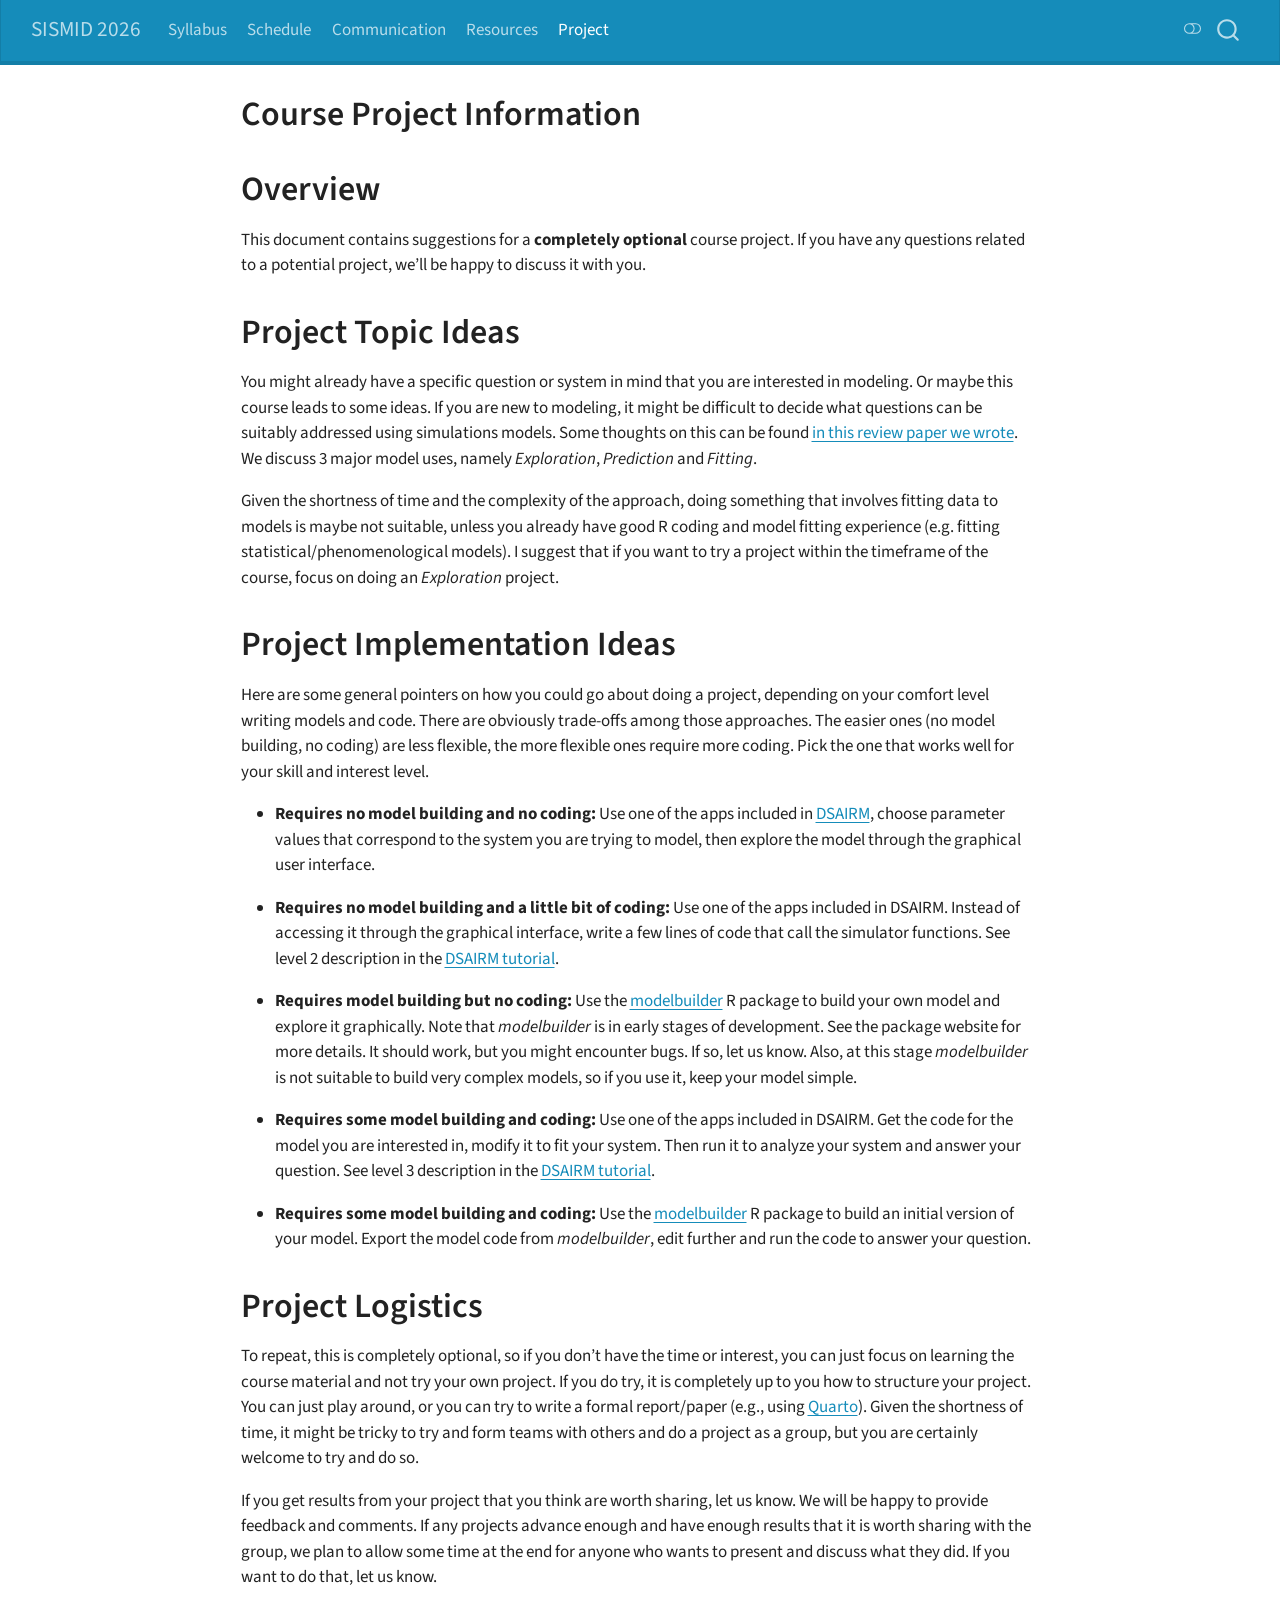
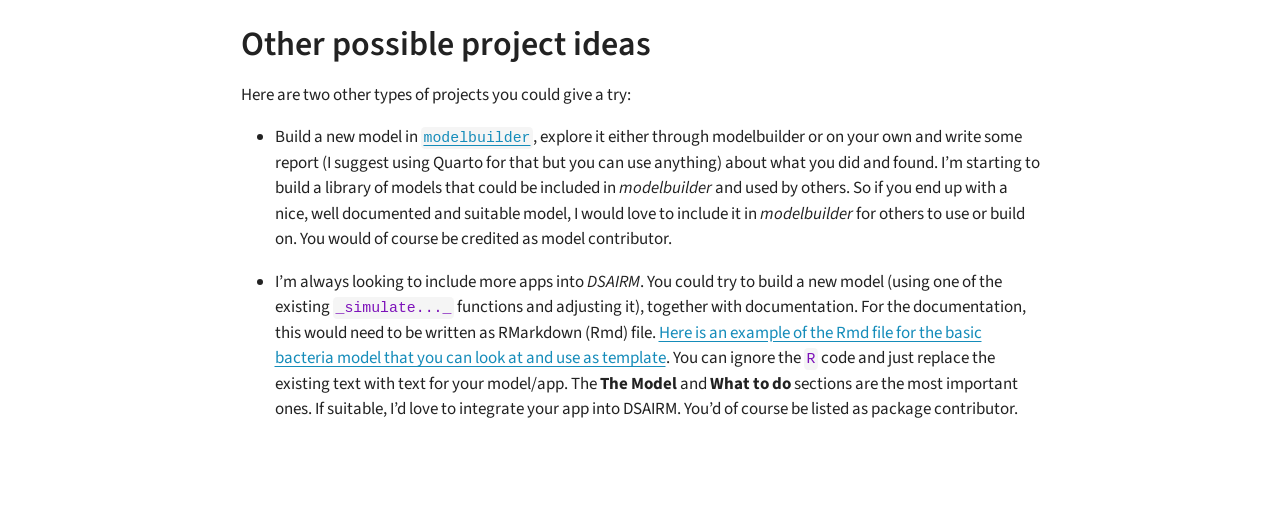
<file: docs/Course_Project.html>
<!DOCTYPE html>
<html xmlns="http://www.w3.org/1999/xhtml" lang="en" xml:lang="en"><head>

<meta charset="utf-8">
<meta name="generator" content="quarto-1.9.38">

<meta name="viewport" content="width=device-width, initial-scale=1.0, user-scalable=yes">


<title>Course Project Information – SISMID 2026</title>
<style>
/* Default styles provided by pandoc.
** See https://pandoc.org/MANUAL.html#variables-for-html for config info.
*/
code{white-space: pre-wrap;}
span.smallcaps{font-variant: small-caps;}
div.columns{display: flex; gap: min(4vw, 1.5em);}
div.column{flex: auto; overflow-x: auto;}
div.hanging-indent{margin-left: 1.5em; text-indent: -1.5em;}
ul.task-list{list-style: none;}
ul.task-list li input[type="checkbox"] {
  width: 0.8em;
  margin: 0 0.8em 0.2em -1em; /* quarto-specific, see https://github.com/quarto-dev/quarto-cli/issues/4556 */ 
  vertical-align: middle;
}
</style>


<script src="site_libs/quarto-nav/quarto-nav.js"></script>
<script src="site_libs/quarto-nav/headroom.min.js"></script>
<script src="site_libs/clipboard/clipboard.min.js"></script>
<script src="site_libs/quarto-search/autocomplete.umd.js"></script>
<script src="site_libs/quarto-search/fuse.min.js"></script>
<script src="site_libs/quarto-search/quarto-search.js"></script>
<meta name="quarto:offset" content="./">
<link href=".//files/sismid-logo.png" rel="icon" type="image/png">
<script src="site_libs/quarto-html/quarto.js" type="module"></script>
<script src="site_libs/quarto-html/tabsets/tabsets.js" type="module"></script>
<script src="site_libs/quarto-html/popper.min.js"></script>
<script src="site_libs/quarto-html/tippy.umd.min.js"></script>
<script src="site_libs/quarto-html/anchor.min.js"></script>
<link href="site_libs/quarto-html/tippy.css" rel="stylesheet">
<link href="site_libs/quarto-html/quarto-syntax-highlighting-15634bcf2e68342d4ad2dfa704d543f6.css" rel="stylesheet" class="quarto-color-scheme" id="quarto-text-highlighting-styles">
<link href="site_libs/quarto-html/quarto-syntax-highlighting-dark-0a6b7249c26820e032cb0bd839ff02b1.css" rel="stylesheet" class="quarto-color-scheme quarto-color-alternate" id="quarto-text-highlighting-styles">
<link href="site_libs/quarto-html/quarto-syntax-highlighting-15634bcf2e68342d4ad2dfa704d543f6.css" rel="stylesheet" class="quarto-color-scheme-extra" id="quarto-text-highlighting-styles">
<script src="site_libs/bootstrap/bootstrap.min.js"></script>
<link href="site_libs/bootstrap/bootstrap-icons.css" rel="stylesheet">
<link href="site_libs/bootstrap/bootstrap-267efaf477eec0fe62d4fb3579b721f4.min.css" rel="stylesheet" append-hash="true" class="quarto-color-scheme" id="quarto-bootstrap" data-mode="light">
<link href="site_libs/bootstrap/bootstrap-dark-6d8c6914288cd9e354e7ccf82e9e6038.min.css" rel="stylesheet" append-hash="true" class="quarto-color-scheme quarto-color-alternate" id="quarto-bootstrap" data-mode="dark">
<link href="site_libs/bootstrap/bootstrap-267efaf477eec0fe62d4fb3579b721f4.min.css" rel="stylesheet" append-hash="true" class="quarto-color-scheme-extra" id="quarto-bootstrap" data-mode="light">
<script id="quarto-search-options" type="application/json">{
  "location": "navbar",
  "copy-button": false,
  "collapse-after": 3,
  "panel-placement": "end",
  "type": "overlay",
  "limit": 50,
  "keyboard-shortcut": [
    "f",
    "/",
    "s"
  ],
  "show-item-context": false,
  "language": {
    "search-no-results-text": "No results",
    "search-matching-documents-text": "matching documents",
    "search-copy-link-title": "Copy link to search",
    "search-hide-matches-text": "Hide additional matches",
    "search-more-match-text": "more match in this document",
    "search-more-matches-text": "more matches in this document",
    "search-clear-button-title": "Clear",
    "search-text-placeholder": "",
    "search-detached-cancel-button-title": "Cancel",
    "search-submit-button-title": "Submit",
    "search-label": "Search"
  }
}</script>


</head>

<body class="nav-fixed fullcontent quarto-light"><script id="quarto-html-before-body" type="application/javascript">
    const toggleBodyColorMode = (bsSheetEl) => {
      const mode = bsSheetEl.getAttribute("data-mode");
      const bodyEl = window.document.querySelector("body");
      if (mode === "dark") {
        bodyEl.classList.add("quarto-dark");
        bodyEl.classList.remove("quarto-light");
      } else {
        bodyEl.classList.add("quarto-light");
        bodyEl.classList.remove("quarto-dark");
      }
    }
    const toggleBodyColorPrimary = () => {
      const bsSheetEl = window.document.querySelector("link#quarto-bootstrap:not([rel=disabled-stylesheet])");
      if (bsSheetEl) {
        toggleBodyColorMode(bsSheetEl);
      }
    }
    const setColorSchemeToggle = (alternate) => {
      const toggles = window.document.querySelectorAll('.quarto-color-scheme-toggle');
      for (let i=0; i < toggles.length; i++) {
        const toggle = toggles[i];
        if (toggle) {
          if (alternate) {
            toggle.classList.add("alternate");
          } else {
            toggle.classList.remove("alternate");
          }
        }
      }
    };
    const toggleColorMode = (alternate) => {
      // Switch the stylesheets
      const primaryStylesheets = window.document.querySelectorAll('link.quarto-color-scheme:not(.quarto-color-alternate)');
      const alternateStylesheets = window.document.querySelectorAll('link.quarto-color-scheme.quarto-color-alternate');
      manageTransitions('#quarto-margin-sidebar .nav-link', false);
      if (alternate) {
        // note: dark is layered on light, we don't disable primary!
        enableStylesheet(alternateStylesheets);
        for (const sheetNode of alternateStylesheets) {
          if (sheetNode.id === "quarto-bootstrap") {
            toggleBodyColorMode(sheetNode);
          }
        }
      } else {
        disableStylesheet(alternateStylesheets);
        enableStylesheet(primaryStylesheets)
        toggleBodyColorPrimary();
      }
      manageTransitions('#quarto-margin-sidebar .nav-link', true);
      // Switch the toggles
      setColorSchemeToggle(alternate)
      // Hack to workaround the fact that safari doesn't
      // properly recolor the scrollbar when toggling (#1455)
      if (navigator.userAgent.indexOf('Safari') > 0 && navigator.userAgent.indexOf('Chrome') == -1) {
        manageTransitions("body", false);
        window.scrollTo(0, 1);
        setTimeout(() => {
          window.scrollTo(0, 0);
          manageTransitions("body", true);
        }, 40);
      }
    }
    const disableStylesheet = (stylesheets) => {
      for (let i=0; i < stylesheets.length; i++) {
        const stylesheet = stylesheets[i];
        stylesheet.rel = 'disabled-stylesheet';
      }
    }
    const enableStylesheet = (stylesheets) => {
      for (let i=0; i < stylesheets.length; i++) {
        const stylesheet = stylesheets[i];
        if(stylesheet.rel !== 'stylesheet') { // for Chrome, which will still FOUC without this check
          stylesheet.rel = 'stylesheet';
        }
      }
    }
    const manageTransitions = (selector, allowTransitions) => {
      const els = window.document.querySelectorAll(selector);
      for (let i=0; i < els.length; i++) {
        const el = els[i];
        if (allowTransitions) {
          el.classList.remove('notransition');
        } else {
          el.classList.add('notransition');
        }
      }
    }
    const isFileUrl = () => {
      return window.location.protocol === 'file:';
    }
    const hasAlternateSentinel = () => {
      let styleSentinel = getColorSchemeSentinel();
      if (styleSentinel !== null) {
        return styleSentinel === "alternate";
      } else {
        return false;
      }
    }
    const setStyleSentinel = (alternate) => {
      const value = alternate ? "alternate" : "default";
      if (!isFileUrl()) {
        window.localStorage.setItem("quarto-color-scheme", value);
      } else {
        localAlternateSentinel = value;
      }
    }
    const getColorSchemeSentinel = () => {
      if (!isFileUrl()) {
        const storageValue = window.localStorage.getItem("quarto-color-scheme");
        return storageValue != null ? storageValue : localAlternateSentinel;
      } else {
        return localAlternateSentinel;
      }
    }
    const toggleGiscusIfUsed = (isAlternate, darkModeDefault) => {
      const baseTheme = document.querySelector('#giscus-base-theme')?.value ?? 'light';
      const alternateTheme = document.querySelector('#giscus-alt-theme')?.value ?? 'dark';
      let newTheme = '';
      if(authorPrefersDark) {
        newTheme = isAlternate ? baseTheme : alternateTheme;
      } else {
        newTheme = isAlternate ? alternateTheme : baseTheme;
      }
      const changeGiscusTheme = () => {
        // From: https://github.com/giscus/giscus/issues/336
        const sendMessage = (message) => {
          const iframe = document.querySelector('iframe.giscus-frame');
          if (!iframe) return;
          iframe.contentWindow.postMessage({ giscus: message }, 'https://giscus.app');
        }
        sendMessage({
          setConfig: {
            theme: newTheme
          }
        });
      }
      const isGiscussLoaded = window.document.querySelector('iframe.giscus-frame') !== null;
      if (isGiscussLoaded) {
        changeGiscusTheme();
      }
    };
    const authorPrefersDark = false;
    const darkModeDefault = authorPrefersDark;
      document.querySelector('link#quarto-text-highlighting-styles.quarto-color-scheme-extra').rel = 'disabled-stylesheet';
      document.querySelector('link#quarto-bootstrap.quarto-color-scheme-extra').rel = 'disabled-stylesheet';
    let localAlternateSentinel = darkModeDefault ? 'alternate' : 'default';
    // Dark / light mode switch
    window.quartoToggleColorScheme = () => {
      // Read the current dark / light value
      let toAlternate = !hasAlternateSentinel();
      toggleColorMode(toAlternate);
      setStyleSentinel(toAlternate);
      toggleGiscusIfUsed(toAlternate, darkModeDefault);
      window.dispatchEvent(new Event('resize'));
    };
    // Switch to dark mode if need be
    if (hasAlternateSentinel()) {
      toggleColorMode(true);
    } else {
      toggleColorMode(false);
    }
  </script>

<div id="quarto-search-results"></div>
  <header id="quarto-header" class="headroom fixed-top">
    <nav class="navbar navbar-expand-lg " data-bs-theme="dark">
      <div class="navbar-container container-fluid">
      <div class="navbar-brand-container mx-auto">
    <a class="navbar-brand" href="./index.html">
    <span class="navbar-title">SISMID 2026</span>
    </a>
  </div>
            <div id="quarto-search" class="" title="Search"></div>
          <button class="navbar-toggler" type="button" data-bs-toggle="collapse" data-bs-target="#navbarCollapse" aria-controls="navbarCollapse" role="menu" aria-expanded="false" aria-label="Toggle navigation" onclick="if (window.quartoToggleHeadroom) { window.quartoToggleHeadroom(); }">
  <span class="navbar-toggler-icon"></span>
</button>
          <div class="collapse navbar-collapse" id="navbarCollapse">
            <ul class="navbar-nav navbar-nav-scroll me-auto">
  <li class="nav-item">
    <a class="nav-link" href="./Course_Syllabus.html"> 
<span class="menu-text">Syllabus</span></a>
  </li>  
  <li class="nav-item">
    <a class="nav-link" href="./Course_Schedule.html"> 
<span class="menu-text">Schedule</span></a>
  </li>  
  <li class="nav-item">
    <a class="nav-link" href="./Course_Communication.html"> 
<span class="menu-text">Communication</span></a>
  </li>  
  <li class="nav-item">
    <a class="nav-link" href="./Course_Resources.html"> 
<span class="menu-text">Resources</span></a>
  </li>  
  <li class="nav-item">
    <a class="nav-link active" href="./Course_Project.html" aria-current="page"> 
<span class="menu-text">Project</span></a>
  </li>  
</ul>
          </div> <!-- /navcollapse -->
            <div class="quarto-navbar-tools">
  <a href="" class="quarto-color-scheme-toggle quarto-navigation-tool  px-1" onclick="window.quartoToggleColorScheme(); return false;" title="Toggle dark mode"><i class="bi"></i></a>
</div>
      </div> <!-- /container-fluid -->
    </nav>
</header>
<!-- content -->
<div id="quarto-content" class="quarto-container page-columns page-rows-contents page-layout-article page-navbar">
<!-- sidebar -->
<!-- margin-sidebar -->
    
<!-- main -->
<main class="content" id="quarto-document-content">


<header id="title-block-header" class="quarto-title-block default">
<div class="quarto-title">
<h1 class="title">Course Project Information</h1>
</div>



<div class="quarto-title-meta">

    
  
    
  </div>
  


</header>


<section id="overview" class="level1">
<h1>Overview</h1>
<p>This document contains suggestions for a <strong>completely optional</strong> course project. If you have any questions related to a potential project, we’ll be happy to discuss it with you.</p>
</section>
<section id="project-topic-ideas" class="level1">
<h1>Project Topic Ideas</h1>
<p>You might already have a specific question or system in mind that you are interested in modeling. Or maybe this course leads to some ideas. If you are new to modeling, it might be difficult to decide what questions can be suitably addressed using simulations models. Some thoughts on this can be found <a href="./files/2020-handel-natrevimm.pdf">in this review paper we wrote</a>. We discuss 3 major model uses, namely <em>Exploration</em>, <em>Prediction</em> and <em>Fitting</em>.</p>
<p>Given the shortness of time and the complexity of the approach, doing something that involves fitting data to models is maybe not suitable, unless you already have good R coding and model fitting experience (e.g.&nbsp;fitting statistical/phenomenological models). I suggest that if you want to try a project within the timeframe of the course, focus on doing an <em>Exploration</em> project.</p>
</section>
<section id="project-implementation-ideas" class="level1">
<h1>Project Implementation Ideas</h1>
<p>Here are some general pointers on how you could go about doing a project, depending on your comfort level writing models and code. There are obviously trade-offs among those approaches. The easier ones (no model building, no coding) are less flexible, the more flexible ones require more coding. Pick the one that works well for your skill and interest level.</p>
<ul>
<li><p><strong>Requires no model building and no coding:</strong> Use one of the apps included in <a href="https://ahgroup.github.io/DSAIRM/">DSAIRM</a>, choose parameter values that correspond to the system you are trying to model, then explore the model through the graphical user interface.</p></li>
<li><p><strong>Requires no model building and a little bit of coding:</strong> Use one of the apps included in DSAIRM. Instead of accessing it through the graphical interface, write a few lines of code that call the simulator functions. See level 2 description in the <a href="https://ahgroup.github.io/DSAIRM/articles/DSAIRM.html">DSAIRM tutorial</a>.</p></li>
<li><p><strong>Requires model building but no coding:</strong> Use the <a href="https://ahgroup.github.io/modelbuilder/">modelbuilder</a> R package to build your own model and explore it graphically. Note that <em>modelbuilder</em> is in early stages of development. See the package website for more details. It should work, but you might encounter bugs. If so, let us know. Also, at this stage <em>modelbuilder</em> is not suitable to build very complex models, so if you use it, keep your model simple.</p></li>
<li><p><strong>Requires some model building and coding:</strong> Use one of the apps included in DSAIRM. Get the code for the model you are interested in, modify it to fit your system. Then run it to analyze your system and answer your question. See level 3 description in the <a href="https://ahgroup.github.io/DSAIRM/articles/DSAIRM.html">DSAIRM tutorial</a>.</p></li>
<li><p><strong>Requires some model building and coding:</strong> Use the <a href="https://ahgroup.github.io/modelbuilder/">modelbuilder</a> R package to build an initial version of your model. Export the model code from <em>modelbuilder</em>, edit further and run the code to answer your question.</p></li>
</ul>
</section>
<section id="project-logistics" class="level1">
<h1>Project Logistics</h1>
<p>To repeat, this is completely optional, so if you don’t have the time or interest, you can just focus on learning the course material and not try your own project. If you do try, it is completely up to you how to structure your project. You can just play around, or you can try to write a formal report/paper (e.g., using <a href="https://quarto.org/">Quarto</a>). Given the shortness of time, it might be tricky to try and form teams with others and do a project as a group, but you are certainly welcome to try and do so.</p>
<p>If you get results from your project that you think are worth sharing, let us know. We will be happy to provide feedback and comments. If any projects advance enough and have enough results that it is worth sharing with the group, we plan to allow some time at the end for anyone who wants to present and discuss what they did. If you want to do that, let us know.</p>
</section>
<section id="other-possible-project-ideas" class="level1">
<h1>Other possible project ideas</h1>
<p>Here are two other types of projects you could give a try:</p>
<ul>
<li><p>Build a new model in <strong><a href="https://ahgroup.github.io/modelbuilder/"><code>modelbuilder</code></a></strong>, explore it either through modelbuilder or on your own and write some report (I suggest using Quarto for that but you can use anything) about what you did and found. I’m starting to build a library of models that could be included in <em>modelbuilder</em> and used by others. So if you end up with a nice, well documented and suitable model, I would love to include it in <em>modelbuilder</em> for others to use or build on. You would of course be credited as model contributor.</p></li>
<li><p>I’m always looking to include more apps into <em>DSAIRM</em>. You could try to build a new model (using one of the existing <code>_simulate..._</code> functions and adjusting it), together with documentation. For the documentation, this would need to be written as RMarkdown (Rmd) file. <a href="https://raw.githubusercontent.com/ahgroup/DSAIRM/master/inst/appinformation/basicbacteria_documentation.Rmd">Here is an example of the Rmd file for the basic bacteria model that you can look at and use as template</a>. You can ignore the <code>R</code> code and just replace the existing text with text for your model/app. The <strong>The Model</strong> and <strong>What to do</strong> sections are the most important ones. If suitable, I’d love to integrate your app into DSAIRM. You’d of course be listed as package contributor.</p></li>
</ul>


</section>

</main> <!-- /main -->
<script id="quarto-html-after-body" type="application/javascript">
  window.document.addEventListener("DOMContentLoaded", function (event) {
    // Ensure there is a toggle, if there isn't float one in the top right
    if (window.document.querySelector('.quarto-color-scheme-toggle') === null) {
      const a = window.document.createElement('a');
      a.classList.add('top-right');
      a.classList.add('quarto-color-scheme-toggle');
      a.href = "";
      a.onclick = function() { try { window.quartoToggleColorScheme(); } catch {} return false; };
      const i = window.document.createElement("i");
      i.classList.add('bi');
      a.appendChild(i);
      window.document.body.appendChild(a);
    }
    setColorSchemeToggle(hasAlternateSentinel())
    const icon = "";
    const anchorJS = new window.AnchorJS();
    anchorJS.options = {
      placement: 'right',
      icon: icon
    };
    anchorJS.add('.anchored');
    const isCodeAnnotation = (el) => {
      for (const clz of el.classList) {
        if (clz.startsWith('code-annotation-')) {                     
          return true;
        }
      }
      return false;
    }
    const onCopySuccess = function(e) {
      // button target
      const button = e.trigger;
      // don't keep focus
      button.blur();
      // flash "checked"
      button.classList.add('code-copy-button-checked');
      var currentTitle = button.getAttribute("title");
      button.setAttribute("title", "Copied!");
      let tooltip;
      if (window.bootstrap) {
        button.setAttribute("data-bs-toggle", "tooltip");
        button.setAttribute("data-bs-placement", "left");
        button.setAttribute("data-bs-title", "Copied!");
        tooltip = new bootstrap.Tooltip(button, 
          { trigger: "manual", 
            customClass: "code-copy-button-tooltip",
            offset: [0, -8]});
        tooltip.show();    
      }
      setTimeout(function() {
        if (tooltip) {
          tooltip.hide();
          button.removeAttribute("data-bs-title");
          button.removeAttribute("data-bs-toggle");
          button.removeAttribute("data-bs-placement");
        }
        button.setAttribute("title", currentTitle);
        button.classList.remove('code-copy-button-checked');
      }, 1000);
      // clear code selection
      e.clearSelection();
    }
    const getTextToCopy = function(trigger) {
      const outerScaffold = trigger.parentElement.cloneNode(true);
      const codeEl = outerScaffold.querySelector('code');
      for (const childEl of codeEl.children) {
        if (isCodeAnnotation(childEl)) {
          childEl.remove();
        }
      }
      return codeEl.innerText;
    }
    const clipboard = new window.ClipboardJS('.code-copy-button:not([data-in-quarto-modal])', {
      text: getTextToCopy
    });
    clipboard.on('success', onCopySuccess);
    if (window.document.getElementById('quarto-embedded-source-code-modal')) {
      const clipboardModal = new window.ClipboardJS('.code-copy-button[data-in-quarto-modal]', {
        text: getTextToCopy,
        container: window.document.getElementById('quarto-embedded-source-code-modal')
      });
      clipboardModal.on('success', onCopySuccess);
    }
      var localhostRegex = new RegExp(/^(?:http|https):\/\/localhost\:?[0-9]*\//);
      var mailtoRegex = new RegExp(/^mailto:/);
        var filterRegex = new RegExp("https:\/\/andreashandel\.github\.io\/SISMID2026\/");
      var isInternal = (href) => {
          return filterRegex.test(href) || localhostRegex.test(href) || mailtoRegex.test(href);
      }
      // Inspect non-navigation links and adorn them if external
     var links = window.document.querySelectorAll('a[href]:not(.nav-link):not(.navbar-brand):not(.toc-action):not(.sidebar-link):not(.sidebar-item-toggle):not(.pagination-link):not(.no-external):not([aria-hidden]):not(.dropdown-item):not(.quarto-navigation-tool):not(.about-link)');
      for (var i=0; i<links.length; i++) {
        const link = links[i];
        if (!isInternal(link.href)) {
          // undo the damage that might have been done by quarto-nav.js in the case of
          // links that we want to consider external
          if (link.dataset.originalHref !== undefined) {
            link.href = link.dataset.originalHref;
          }
        }
      }
    function tippyHover(el, contentFn, onTriggerFn, onUntriggerFn) {
      const config = {
        allowHTML: true,
        maxWidth: 500,
        delay: 100,
        arrow: false,
        appendTo: function(el) {
            return el.parentElement;
        },
        interactive: true,
        interactiveBorder: 10,
        theme: 'quarto',
        placement: 'bottom-start',
      };
      if (contentFn) {
        config.content = contentFn;
      }
      if (onTriggerFn) {
        config.onTrigger = onTriggerFn;
      }
      if (onUntriggerFn) {
        config.onUntrigger = onUntriggerFn;
      }
      window.tippy(el, config); 
    }
    const noterefs = window.document.querySelectorAll('a[role="doc-noteref"]');
    for (var i=0; i<noterefs.length; i++) {
      const ref = noterefs[i];
      tippyHover(ref, function() {
        // use id or data attribute instead here
        let href = ref.getAttribute('data-footnote-href') || ref.getAttribute('href');
        try { href = new URL(href).hash; } catch {}
        const id = href.replace(/^#\/?/, "");
        const note = window.document.getElementById(id);
        if (note) {
          return note.innerHTML;
        } else {
          return "";
        }
      });
    }
    const xrefs = window.document.querySelectorAll('a.quarto-xref');
    const processXRef = (id, note) => {
      // Strip column container classes
      const stripColumnClz = (el) => {
        el.classList.remove("page-full", "page-columns");
        if (el.children) {
          for (const child of el.children) {
            stripColumnClz(child);
          }
        }
      }
      stripColumnClz(note)
      if (id === null || id.startsWith('sec-')) {
        // Special case sections, only their first couple elements
        const container = document.createElement("div");
        if (note.children && note.children.length > 2) {
          container.appendChild(note.children[0].cloneNode(true));
          for (let i = 1; i < note.children.length; i++) {
            const child = note.children[i];
            if (child.tagName === "P" && child.innerText === "") {
              continue;
            } else {
              container.appendChild(child.cloneNode(true));
              break;
            }
          }
          if (window.Quarto?.typesetMath) {
            window.Quarto.typesetMath(container);
          }
          return container.innerHTML
        } else {
          if (window.Quarto?.typesetMath) {
            window.Quarto.typesetMath(note);
          }
          return note.innerHTML;
        }
      } else {
        // Remove any anchor links if they are present
        const anchorLink = note.querySelector('a.anchorjs-link');
        if (anchorLink) {
          anchorLink.remove();
        }
        if (window.Quarto?.typesetMath) {
          window.Quarto.typesetMath(note);
        }
        if (note.classList.contains("callout")) {
          return note.outerHTML;
        } else {
          return note.innerHTML;
        }
      }
    }
    for (var i=0; i<xrefs.length; i++) {
      const xref = xrefs[i];
      tippyHover(xref, undefined, function(instance) {
        instance.disable();
        let url = xref.getAttribute('href');
        let hash = undefined; 
        if (url.startsWith('#')) {
          hash = url;
        } else {
          try { hash = new URL(url).hash; } catch {}
        }
        if (hash) {
          const id = hash.replace(/^#\/?/, "");
          const note = window.document.getElementById(id);
          if (note !== null) {
            try {
              const html = processXRef(id, note.cloneNode(true));
              instance.setContent(html);
            } finally {
              instance.enable();
              instance.show();
            }
          } else {
            // See if we can fetch this
            fetch(url.split('#')[0])
            .then(res => res.text())
            .then(html => {
              const parser = new DOMParser();
              const htmlDoc = parser.parseFromString(html, "text/html");
              const note = htmlDoc.getElementById(id);
              if (note !== null) {
                const html = processXRef(id, note);
                instance.setContent(html);
              } 
            }).finally(() => {
              instance.enable();
              instance.show();
            });
          }
        } else {
          // See if we can fetch a full url (with no hash to target)
          // This is a special case and we should probably do some content thinning / targeting
          fetch(url)
          .then(res => res.text())
          .then(html => {
            const parser = new DOMParser();
            const htmlDoc = parser.parseFromString(html, "text/html");
            const note = htmlDoc.querySelector('main.content');
            if (note !== null) {
              // This should only happen for chapter cross references
              // (since there is no id in the URL)
              // remove the first header
              if (note.children.length > 0 && note.children[0].tagName === "HEADER") {
                note.children[0].remove();
              }
              const html = processXRef(null, note);
              instance.setContent(html);
            } 
          }).finally(() => {
            instance.enable();
            instance.show();
          });
        }
      }, function(instance) {
      });
    }
        let selectedAnnoteEl;
        const selectorForAnnotation = ( cell, annotation) => {
          let cellAttr = 'data-code-cell="' + cell + '"';
          let lineAttr = 'data-code-annotation="' +  annotation + '"';
          const selector = 'span[' + cellAttr + '][' + lineAttr + ']';
          return selector;
        }
        const selectCodeLines = (annoteEl) => {
          const doc = window.document;
          const targetCell = annoteEl.getAttribute("data-target-cell");
          const targetAnnotation = annoteEl.getAttribute("data-target-annotation");
          const annoteSpan = window.document.querySelector(selectorForAnnotation(targetCell, targetAnnotation));
          const lines = annoteSpan.getAttribute("data-code-lines").split(",");
          const lineIds = lines.map((line) => {
            return targetCell + "-" + line;
          })
          let top = null;
          let height = null;
          let parent = null;
          if (lineIds.length > 0) {
              //compute the position of the single el (top and bottom and make a div)
              const el = window.document.getElementById(lineIds[0]);
              top = el.offsetTop;
              height = el.offsetHeight;
              parent = el.parentElement.parentElement;
            if (lineIds.length > 1) {
              const lastEl = window.document.getElementById(lineIds[lineIds.length - 1]);
              const bottom = lastEl.offsetTop + lastEl.offsetHeight;
              height = bottom - top;
            }
            if (top !== null && height !== null && parent !== null) {
              // cook up a div (if necessary) and position it 
              let div = window.document.getElementById("code-annotation-line-highlight");
              if (div === null) {
                div = window.document.createElement("div");
                div.setAttribute("id", "code-annotation-line-highlight");
                div.style.position = 'absolute';
                parent.appendChild(div);
              }
              div.style.top = top - 2 + "px";
              div.style.height = height + 4 + "px";
              div.style.left = 0;
              let gutterDiv = window.document.getElementById("code-annotation-line-highlight-gutter");
              if (gutterDiv === null) {
                gutterDiv = window.document.createElement("div");
                gutterDiv.setAttribute("id", "code-annotation-line-highlight-gutter");
                gutterDiv.style.position = 'absolute';
                const codeCell = window.document.getElementById(targetCell);
                const gutter = codeCell.querySelector('.code-annotation-gutter');
                gutter.appendChild(gutterDiv);
              }
              gutterDiv.style.top = top - 2 + "px";
              gutterDiv.style.height = height + 4 + "px";
            }
            selectedAnnoteEl = annoteEl;
          }
        };
        const unselectCodeLines = () => {
          const elementsIds = ["code-annotation-line-highlight", "code-annotation-line-highlight-gutter"];
          elementsIds.forEach((elId) => {
            const div = window.document.getElementById(elId);
            if (div) {
              div.remove();
            }
          });
          selectedAnnoteEl = undefined;
        };
          // Handle positioning of the toggle
      window.addEventListener(
        "resize",
        throttle(() => {
          elRect = undefined;
          if (selectedAnnoteEl) {
            selectCodeLines(selectedAnnoteEl);
          }
        }, 10)
      );
      function throttle(fn, ms) {
      let throttle = false;
      let timer;
        return (...args) => {
          if(!throttle) { // first call gets through
              fn.apply(this, args);
              throttle = true;
          } else { // all the others get throttled
              if(timer) clearTimeout(timer); // cancel #2
              timer = setTimeout(() => {
                fn.apply(this, args);
                timer = throttle = false;
              }, ms);
          }
        };
      }
        // Attach click handler to the DT
        const annoteDls = window.document.querySelectorAll('dt[data-target-cell]');
        for (const annoteDlNode of annoteDls) {
          annoteDlNode.addEventListener('click', (event) => {
            const clickedEl = event.target;
            if (clickedEl !== selectedAnnoteEl) {
              unselectCodeLines();
              const activeEl = window.document.querySelector('dt[data-target-cell].code-annotation-active');
              if (activeEl) {
                activeEl.classList.remove('code-annotation-active');
              }
              selectCodeLines(clickedEl);
              clickedEl.classList.add('code-annotation-active');
            } else {
              // Unselect the line
              unselectCodeLines();
              clickedEl.classList.remove('code-annotation-active');
            }
          });
        }
    const findCites = (el) => {
      const parentEl = el.parentElement;
      if (parentEl) {
        const cites = parentEl.dataset.cites;
        if (cites) {
          return {
            el,
            cites: cites.split(' ')
          };
        } else {
          return findCites(el.parentElement)
        }
      } else {
        return undefined;
      }
    };
    var bibliorefs = window.document.querySelectorAll('a[role="doc-biblioref"]');
    for (var i=0; i<bibliorefs.length; i++) {
      const ref = bibliorefs[i];
      const citeInfo = findCites(ref);
      if (citeInfo) {
        tippyHover(citeInfo.el, function() {
          var popup = window.document.createElement('div');
          citeInfo.cites.forEach(function(cite) {
            var citeDiv = window.document.createElement('div');
            citeDiv.classList.add('hanging-indent');
            citeDiv.classList.add('csl-entry');
            var biblioDiv = window.document.getElementById('ref-' + cite);
            if (biblioDiv) {
              citeDiv.innerHTML = biblioDiv.innerHTML;
            }
            popup.appendChild(citeDiv);
          });
          return popup.innerHTML;
        });
      }
    }
  });
  </script>
</div> <!-- /content -->




</body></html>
</file>
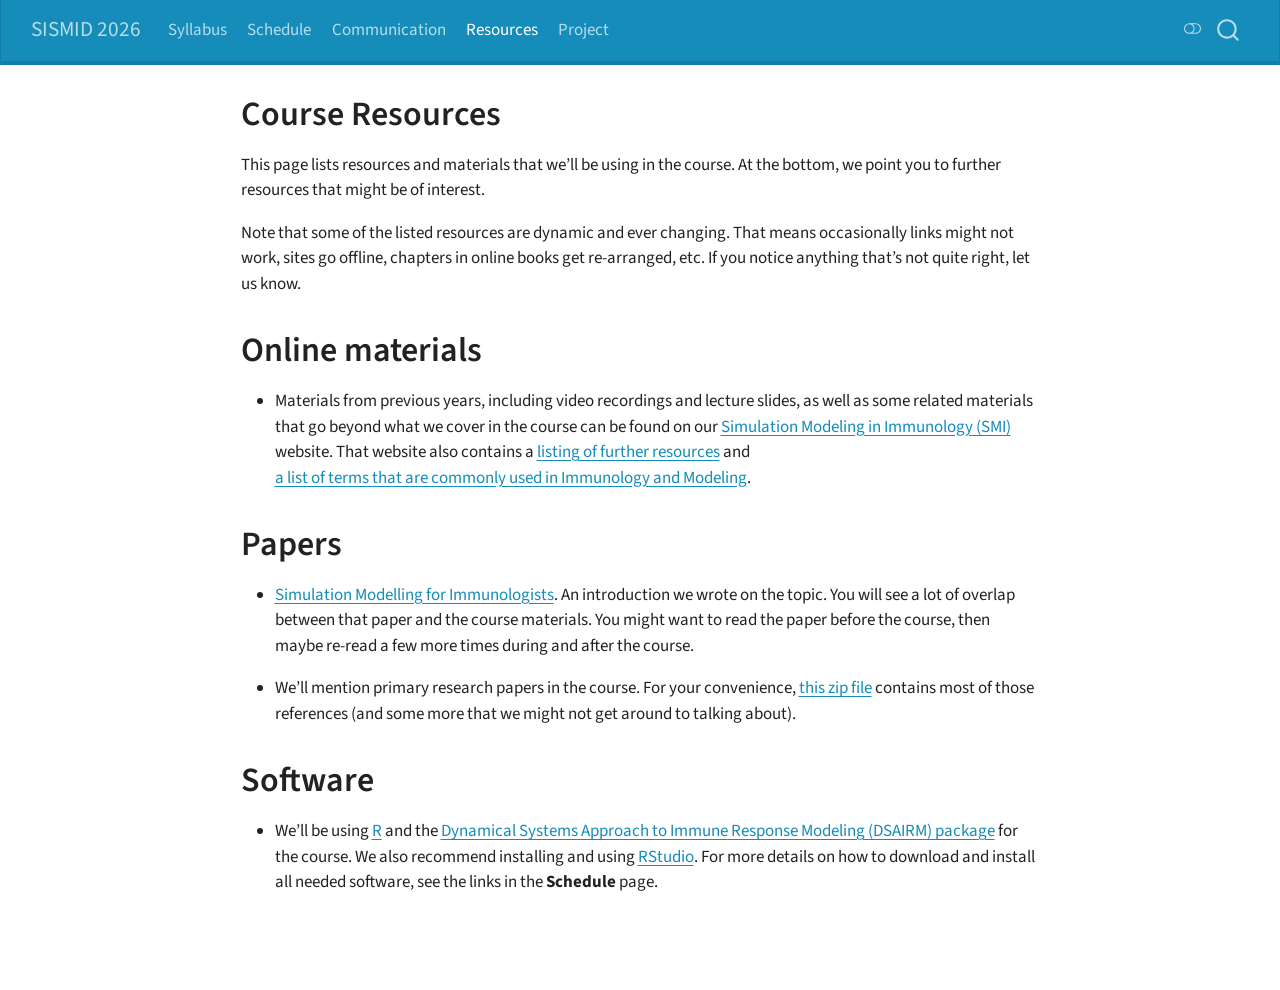
<file: docs/Course_Resources.html>
<!DOCTYPE html>
<html xmlns="http://www.w3.org/1999/xhtml" lang="en" xml:lang="en"><head>

<meta charset="utf-8">
<meta name="generator" content="quarto-1.9.38">

<meta name="viewport" content="width=device-width, initial-scale=1.0, user-scalable=yes">


<title>Course Resources – SISMID 2026</title>
<style>
/* Default styles provided by pandoc.
** See https://pandoc.org/MANUAL.html#variables-for-html for config info.
*/
code{white-space: pre-wrap;}
span.smallcaps{font-variant: small-caps;}
div.columns{display: flex; gap: min(4vw, 1.5em);}
div.column{flex: auto; overflow-x: auto;}
div.hanging-indent{margin-left: 1.5em; text-indent: -1.5em;}
ul.task-list{list-style: none;}
ul.task-list li input[type="checkbox"] {
  width: 0.8em;
  margin: 0 0.8em 0.2em -1em; /* quarto-specific, see https://github.com/quarto-dev/quarto-cli/issues/4556 */ 
  vertical-align: middle;
}
</style>


<script src="site_libs/quarto-nav/quarto-nav.js"></script>
<script src="site_libs/quarto-nav/headroom.min.js"></script>
<script src="site_libs/clipboard/clipboard.min.js"></script>
<script src="site_libs/quarto-search/autocomplete.umd.js"></script>
<script src="site_libs/quarto-search/fuse.min.js"></script>
<script src="site_libs/quarto-search/quarto-search.js"></script>
<meta name="quarto:offset" content="./">
<link href=".//files/sismid-logo.png" rel="icon" type="image/png">
<script src="site_libs/quarto-html/quarto.js" type="module"></script>
<script src="site_libs/quarto-html/tabsets/tabsets.js" type="module"></script>
<script src="site_libs/quarto-html/popper.min.js"></script>
<script src="site_libs/quarto-html/tippy.umd.min.js"></script>
<script src="site_libs/quarto-html/anchor.min.js"></script>
<link href="site_libs/quarto-html/tippy.css" rel="stylesheet">
<link href="site_libs/quarto-html/quarto-syntax-highlighting-15634bcf2e68342d4ad2dfa704d543f6.css" rel="stylesheet" class="quarto-color-scheme" id="quarto-text-highlighting-styles">
<link href="site_libs/quarto-html/quarto-syntax-highlighting-dark-0a6b7249c26820e032cb0bd839ff02b1.css" rel="stylesheet" class="quarto-color-scheme quarto-color-alternate" id="quarto-text-highlighting-styles">
<link href="site_libs/quarto-html/quarto-syntax-highlighting-15634bcf2e68342d4ad2dfa704d543f6.css" rel="stylesheet" class="quarto-color-scheme-extra" id="quarto-text-highlighting-styles">
<script src="site_libs/bootstrap/bootstrap.min.js"></script>
<link href="site_libs/bootstrap/bootstrap-icons.css" rel="stylesheet">
<link href="site_libs/bootstrap/bootstrap-267efaf477eec0fe62d4fb3579b721f4.min.css" rel="stylesheet" append-hash="true" class="quarto-color-scheme" id="quarto-bootstrap" data-mode="light">
<link href="site_libs/bootstrap/bootstrap-dark-6d8c6914288cd9e354e7ccf82e9e6038.min.css" rel="stylesheet" append-hash="true" class="quarto-color-scheme quarto-color-alternate" id="quarto-bootstrap" data-mode="dark">
<link href="site_libs/bootstrap/bootstrap-267efaf477eec0fe62d4fb3579b721f4.min.css" rel="stylesheet" append-hash="true" class="quarto-color-scheme-extra" id="quarto-bootstrap" data-mode="light">
<script id="quarto-search-options" type="application/json">{
  "location": "navbar",
  "copy-button": false,
  "collapse-after": 3,
  "panel-placement": "end",
  "type": "overlay",
  "limit": 50,
  "keyboard-shortcut": [
    "f",
    "/",
    "s"
  ],
  "show-item-context": false,
  "language": {
    "search-no-results-text": "No results",
    "search-matching-documents-text": "matching documents",
    "search-copy-link-title": "Copy link to search",
    "search-hide-matches-text": "Hide additional matches",
    "search-more-match-text": "more match in this document",
    "search-more-matches-text": "more matches in this document",
    "search-clear-button-title": "Clear",
    "search-text-placeholder": "",
    "search-detached-cancel-button-title": "Cancel",
    "search-submit-button-title": "Submit",
    "search-label": "Search"
  }
}</script>


</head>

<body class="nav-fixed fullcontent quarto-light"><script id="quarto-html-before-body" type="application/javascript">
    const toggleBodyColorMode = (bsSheetEl) => {
      const mode = bsSheetEl.getAttribute("data-mode");
      const bodyEl = window.document.querySelector("body");
      if (mode === "dark") {
        bodyEl.classList.add("quarto-dark");
        bodyEl.classList.remove("quarto-light");
      } else {
        bodyEl.classList.add("quarto-light");
        bodyEl.classList.remove("quarto-dark");
      }
    }
    const toggleBodyColorPrimary = () => {
      const bsSheetEl = window.document.querySelector("link#quarto-bootstrap:not([rel=disabled-stylesheet])");
      if (bsSheetEl) {
        toggleBodyColorMode(bsSheetEl);
      }
    }
    const setColorSchemeToggle = (alternate) => {
      const toggles = window.document.querySelectorAll('.quarto-color-scheme-toggle');
      for (let i=0; i < toggles.length; i++) {
        const toggle = toggles[i];
        if (toggle) {
          if (alternate) {
            toggle.classList.add("alternate");
          } else {
            toggle.classList.remove("alternate");
          }
        }
      }
    };
    const toggleColorMode = (alternate) => {
      // Switch the stylesheets
      const primaryStylesheets = window.document.querySelectorAll('link.quarto-color-scheme:not(.quarto-color-alternate)');
      const alternateStylesheets = window.document.querySelectorAll('link.quarto-color-scheme.quarto-color-alternate');
      manageTransitions('#quarto-margin-sidebar .nav-link', false);
      if (alternate) {
        // note: dark is layered on light, we don't disable primary!
        enableStylesheet(alternateStylesheets);
        for (const sheetNode of alternateStylesheets) {
          if (sheetNode.id === "quarto-bootstrap") {
            toggleBodyColorMode(sheetNode);
          }
        }
      } else {
        disableStylesheet(alternateStylesheets);
        enableStylesheet(primaryStylesheets)
        toggleBodyColorPrimary();
      }
      manageTransitions('#quarto-margin-sidebar .nav-link', true);
      // Switch the toggles
      setColorSchemeToggle(alternate)
      // Hack to workaround the fact that safari doesn't
      // properly recolor the scrollbar when toggling (#1455)
      if (navigator.userAgent.indexOf('Safari') > 0 && navigator.userAgent.indexOf('Chrome') == -1) {
        manageTransitions("body", false);
        window.scrollTo(0, 1);
        setTimeout(() => {
          window.scrollTo(0, 0);
          manageTransitions("body", true);
        }, 40);
      }
    }
    const disableStylesheet = (stylesheets) => {
      for (let i=0; i < stylesheets.length; i++) {
        const stylesheet = stylesheets[i];
        stylesheet.rel = 'disabled-stylesheet';
      }
    }
    const enableStylesheet = (stylesheets) => {
      for (let i=0; i < stylesheets.length; i++) {
        const stylesheet = stylesheets[i];
        if(stylesheet.rel !== 'stylesheet') { // for Chrome, which will still FOUC without this check
          stylesheet.rel = 'stylesheet';
        }
      }
    }
    const manageTransitions = (selector, allowTransitions) => {
      const els = window.document.querySelectorAll(selector);
      for (let i=0; i < els.length; i++) {
        const el = els[i];
        if (allowTransitions) {
          el.classList.remove('notransition');
        } else {
          el.classList.add('notransition');
        }
      }
    }
    const isFileUrl = () => {
      return window.location.protocol === 'file:';
    }
    const hasAlternateSentinel = () => {
      let styleSentinel = getColorSchemeSentinel();
      if (styleSentinel !== null) {
        return styleSentinel === "alternate";
      } else {
        return false;
      }
    }
    const setStyleSentinel = (alternate) => {
      const value = alternate ? "alternate" : "default";
      if (!isFileUrl()) {
        window.localStorage.setItem("quarto-color-scheme", value);
      } else {
        localAlternateSentinel = value;
      }
    }
    const getColorSchemeSentinel = () => {
      if (!isFileUrl()) {
        const storageValue = window.localStorage.getItem("quarto-color-scheme");
        return storageValue != null ? storageValue : localAlternateSentinel;
      } else {
        return localAlternateSentinel;
      }
    }
    const toggleGiscusIfUsed = (isAlternate, darkModeDefault) => {
      const baseTheme = document.querySelector('#giscus-base-theme')?.value ?? 'light';
      const alternateTheme = document.querySelector('#giscus-alt-theme')?.value ?? 'dark';
      let newTheme = '';
      if(authorPrefersDark) {
        newTheme = isAlternate ? baseTheme : alternateTheme;
      } else {
        newTheme = isAlternate ? alternateTheme : baseTheme;
      }
      const changeGiscusTheme = () => {
        // From: https://github.com/giscus/giscus/issues/336
        const sendMessage = (message) => {
          const iframe = document.querySelector('iframe.giscus-frame');
          if (!iframe) return;
          iframe.contentWindow.postMessage({ giscus: message }, 'https://giscus.app');
        }
        sendMessage({
          setConfig: {
            theme: newTheme
          }
        });
      }
      const isGiscussLoaded = window.document.querySelector('iframe.giscus-frame') !== null;
      if (isGiscussLoaded) {
        changeGiscusTheme();
      }
    };
    const authorPrefersDark = false;
    const darkModeDefault = authorPrefersDark;
      document.querySelector('link#quarto-text-highlighting-styles.quarto-color-scheme-extra').rel = 'disabled-stylesheet';
      document.querySelector('link#quarto-bootstrap.quarto-color-scheme-extra').rel = 'disabled-stylesheet';
    let localAlternateSentinel = darkModeDefault ? 'alternate' : 'default';
    // Dark / light mode switch
    window.quartoToggleColorScheme = () => {
      // Read the current dark / light value
      let toAlternate = !hasAlternateSentinel();
      toggleColorMode(toAlternate);
      setStyleSentinel(toAlternate);
      toggleGiscusIfUsed(toAlternate, darkModeDefault);
      window.dispatchEvent(new Event('resize'));
    };
    // Switch to dark mode if need be
    if (hasAlternateSentinel()) {
      toggleColorMode(true);
    } else {
      toggleColorMode(false);
    }
  </script>

<div id="quarto-search-results"></div>
  <header id="quarto-header" class="headroom fixed-top">
    <nav class="navbar navbar-expand-lg " data-bs-theme="dark">
      <div class="navbar-container container-fluid">
      <div class="navbar-brand-container mx-auto">
    <a class="navbar-brand" href="./index.html">
    <span class="navbar-title">SISMID 2026</span>
    </a>
  </div>
            <div id="quarto-search" class="" title="Search"></div>
          <button class="navbar-toggler" type="button" data-bs-toggle="collapse" data-bs-target="#navbarCollapse" aria-controls="navbarCollapse" role="menu" aria-expanded="false" aria-label="Toggle navigation" onclick="if (window.quartoToggleHeadroom) { window.quartoToggleHeadroom(); }">
  <span class="navbar-toggler-icon"></span>
</button>
          <div class="collapse navbar-collapse" id="navbarCollapse">
            <ul class="navbar-nav navbar-nav-scroll me-auto">
  <li class="nav-item">
    <a class="nav-link" href="./Course_Syllabus.html"> 
<span class="menu-text">Syllabus</span></a>
  </li>  
  <li class="nav-item">
    <a class="nav-link" href="./Course_Schedule.html"> 
<span class="menu-text">Schedule</span></a>
  </li>  
  <li class="nav-item">
    <a class="nav-link" href="./Course_Communication.html"> 
<span class="menu-text">Communication</span></a>
  </li>  
  <li class="nav-item">
    <a class="nav-link active" href="./Course_Resources.html" aria-current="page"> 
<span class="menu-text">Resources</span></a>
  </li>  
  <li class="nav-item">
    <a class="nav-link" href="./Course_Project.html"> 
<span class="menu-text">Project</span></a>
  </li>  
</ul>
          </div> <!-- /navcollapse -->
            <div class="quarto-navbar-tools">
  <a href="" class="quarto-color-scheme-toggle quarto-navigation-tool  px-1" onclick="window.quartoToggleColorScheme(); return false;" title="Toggle dark mode"><i class="bi"></i></a>
</div>
      </div> <!-- /container-fluid -->
    </nav>
</header>
<!-- content -->
<div id="quarto-content" class="quarto-container page-columns page-rows-contents page-layout-article page-navbar">
<!-- sidebar -->
<!-- margin-sidebar -->
    
<!-- main -->
<main class="content" id="quarto-document-content">


<header id="title-block-header" class="quarto-title-block default">
<div class="quarto-title">
<h1 class="title">Course Resources</h1>
</div>



<div class="quarto-title-meta">

    
  
    
  </div>
  


</header>


<p>This page lists resources and materials that we’ll be using in the course. At the bottom, we point you to further resources that might be of interest.</p>
<p>Note that some of the listed resources are dynamic and ever changing. That means occasionally links might not work, sites go offline, chapters in online books get re-arranged, etc. If you notice anything that’s not quite right, let us know.</p>
<section id="online-materials" class="level1">
<h1>Online materials</h1>
<ul>
<li>Materials from previous years, including video recordings and lecture slides, as well as some related materials that go beyond what we cover in the course can be found on our <a href="https://andreashandel.github.io/SMIcourse/">Simulation Modeling in Immunology (SMI)</a> website. That website also contains a <a href="https://andreashandel.github.io/SMIcourse/Resources.html">listing of further resources</a> and<br>
<a href="https://andreashandel.github.io/SMIcourse/Glossary.html">a list of terms that are commonly used in Immunology and Modeling</a>.</li>
</ul>
</section>
<section id="papers" class="level1">
<h1>Papers</h1>
<ul>
<li><p><a href="./files/2020-handel-natrevimm.pdf">Simulation Modelling for Immunologists</a>. An introduction we wrote on the topic. You will see a lot of overlap between that paper and the course materials. You might want to read the paper before the course, then maybe re-read a few more times during and after the course.</p></li>
<li><p>We’ll mention primary research papers in the course. For your convenience, <a href="https://andreashandel.github.io/SMIcourse/media/SMIreferences.zip">this zip file</a> contains most of those references (and some more that we might not get around to talking about).</p></li>
</ul>
</section>
<section id="software" class="level1">
<h1>Software</h1>
<ul>
<li>We’ll be using <a href="https://cran.r-project.org/">R</a> and the <a href="https://ahgroup.github.io/DSAIRM/">Dynamical Systems Approach to Immune Response Modeling (DSAIRM) package</a> for the course. We also recommend installing and using <a href="https://www.rstudio.com/products/rstudio/">RStudio</a>. For more details on how to download and install all needed software, see the links in the <strong>Schedule</strong> page.</li>
</ul>


</section>

</main> <!-- /main -->
<script id="quarto-html-after-body" type="application/javascript">
  window.document.addEventListener("DOMContentLoaded", function (event) {
    // Ensure there is a toggle, if there isn't float one in the top right
    if (window.document.querySelector('.quarto-color-scheme-toggle') === null) {
      const a = window.document.createElement('a');
      a.classList.add('top-right');
      a.classList.add('quarto-color-scheme-toggle');
      a.href = "";
      a.onclick = function() { try { window.quartoToggleColorScheme(); } catch {} return false; };
      const i = window.document.createElement("i");
      i.classList.add('bi');
      a.appendChild(i);
      window.document.body.appendChild(a);
    }
    setColorSchemeToggle(hasAlternateSentinel())
    const icon = "";
    const anchorJS = new window.AnchorJS();
    anchorJS.options = {
      placement: 'right',
      icon: icon
    };
    anchorJS.add('.anchored');
    const isCodeAnnotation = (el) => {
      for (const clz of el.classList) {
        if (clz.startsWith('code-annotation-')) {                     
          return true;
        }
      }
      return false;
    }
    const onCopySuccess = function(e) {
      // button target
      const button = e.trigger;
      // don't keep focus
      button.blur();
      // flash "checked"
      button.classList.add('code-copy-button-checked');
      var currentTitle = button.getAttribute("title");
      button.setAttribute("title", "Copied!");
      let tooltip;
      if (window.bootstrap) {
        button.setAttribute("data-bs-toggle", "tooltip");
        button.setAttribute("data-bs-placement", "left");
        button.setAttribute("data-bs-title", "Copied!");
        tooltip = new bootstrap.Tooltip(button, 
          { trigger: "manual", 
            customClass: "code-copy-button-tooltip",
            offset: [0, -8]});
        tooltip.show();    
      }
      setTimeout(function() {
        if (tooltip) {
          tooltip.hide();
          button.removeAttribute("data-bs-title");
          button.removeAttribute("data-bs-toggle");
          button.removeAttribute("data-bs-placement");
        }
        button.setAttribute("title", currentTitle);
        button.classList.remove('code-copy-button-checked');
      }, 1000);
      // clear code selection
      e.clearSelection();
    }
    const getTextToCopy = function(trigger) {
      const outerScaffold = trigger.parentElement.cloneNode(true);
      const codeEl = outerScaffold.querySelector('code');
      for (const childEl of codeEl.children) {
        if (isCodeAnnotation(childEl)) {
          childEl.remove();
        }
      }
      return codeEl.innerText;
    }
    const clipboard = new window.ClipboardJS('.code-copy-button:not([data-in-quarto-modal])', {
      text: getTextToCopy
    });
    clipboard.on('success', onCopySuccess);
    if (window.document.getElementById('quarto-embedded-source-code-modal')) {
      const clipboardModal = new window.ClipboardJS('.code-copy-button[data-in-quarto-modal]', {
        text: getTextToCopy,
        container: window.document.getElementById('quarto-embedded-source-code-modal')
      });
      clipboardModal.on('success', onCopySuccess);
    }
      var localhostRegex = new RegExp(/^(?:http|https):\/\/localhost\:?[0-9]*\//);
      var mailtoRegex = new RegExp(/^mailto:/);
        var filterRegex = new RegExp("https:\/\/andreashandel\.github\.io\/SISMID2026\/");
      var isInternal = (href) => {
          return filterRegex.test(href) || localhostRegex.test(href) || mailtoRegex.test(href);
      }
      // Inspect non-navigation links and adorn them if external
     var links = window.document.querySelectorAll('a[href]:not(.nav-link):not(.navbar-brand):not(.toc-action):not(.sidebar-link):not(.sidebar-item-toggle):not(.pagination-link):not(.no-external):not([aria-hidden]):not(.dropdown-item):not(.quarto-navigation-tool):not(.about-link)');
      for (var i=0; i<links.length; i++) {
        const link = links[i];
        if (!isInternal(link.href)) {
          // undo the damage that might have been done by quarto-nav.js in the case of
          // links that we want to consider external
          if (link.dataset.originalHref !== undefined) {
            link.href = link.dataset.originalHref;
          }
        }
      }
    function tippyHover(el, contentFn, onTriggerFn, onUntriggerFn) {
      const config = {
        allowHTML: true,
        maxWidth: 500,
        delay: 100,
        arrow: false,
        appendTo: function(el) {
            return el.parentElement;
        },
        interactive: true,
        interactiveBorder: 10,
        theme: 'quarto',
        placement: 'bottom-start',
      };
      if (contentFn) {
        config.content = contentFn;
      }
      if (onTriggerFn) {
        config.onTrigger = onTriggerFn;
      }
      if (onUntriggerFn) {
        config.onUntrigger = onUntriggerFn;
      }
      window.tippy(el, config); 
    }
    const noterefs = window.document.querySelectorAll('a[role="doc-noteref"]');
    for (var i=0; i<noterefs.length; i++) {
      const ref = noterefs[i];
      tippyHover(ref, function() {
        // use id or data attribute instead here
        let href = ref.getAttribute('data-footnote-href') || ref.getAttribute('href');
        try { href = new URL(href).hash; } catch {}
        const id = href.replace(/^#\/?/, "");
        const note = window.document.getElementById(id);
        if (note) {
          return note.innerHTML;
        } else {
          return "";
        }
      });
    }
    const xrefs = window.document.querySelectorAll('a.quarto-xref');
    const processXRef = (id, note) => {
      // Strip column container classes
      const stripColumnClz = (el) => {
        el.classList.remove("page-full", "page-columns");
        if (el.children) {
          for (const child of el.children) {
            stripColumnClz(child);
          }
        }
      }
      stripColumnClz(note)
      if (id === null || id.startsWith('sec-')) {
        // Special case sections, only their first couple elements
        const container = document.createElement("div");
        if (note.children && note.children.length > 2) {
          container.appendChild(note.children[0].cloneNode(true));
          for (let i = 1; i < note.children.length; i++) {
            const child = note.children[i];
            if (child.tagName === "P" && child.innerText === "") {
              continue;
            } else {
              container.appendChild(child.cloneNode(true));
              break;
            }
          }
          if (window.Quarto?.typesetMath) {
            window.Quarto.typesetMath(container);
          }
          return container.innerHTML
        } else {
          if (window.Quarto?.typesetMath) {
            window.Quarto.typesetMath(note);
          }
          return note.innerHTML;
        }
      } else {
        // Remove any anchor links if they are present
        const anchorLink = note.querySelector('a.anchorjs-link');
        if (anchorLink) {
          anchorLink.remove();
        }
        if (window.Quarto?.typesetMath) {
          window.Quarto.typesetMath(note);
        }
        if (note.classList.contains("callout")) {
          return note.outerHTML;
        } else {
          return note.innerHTML;
        }
      }
    }
    for (var i=0; i<xrefs.length; i++) {
      const xref = xrefs[i];
      tippyHover(xref, undefined, function(instance) {
        instance.disable();
        let url = xref.getAttribute('href');
        let hash = undefined; 
        if (url.startsWith('#')) {
          hash = url;
        } else {
          try { hash = new URL(url).hash; } catch {}
        }
        if (hash) {
          const id = hash.replace(/^#\/?/, "");
          const note = window.document.getElementById(id);
          if (note !== null) {
            try {
              const html = processXRef(id, note.cloneNode(true));
              instance.setContent(html);
            } finally {
              instance.enable();
              instance.show();
            }
          } else {
            // See if we can fetch this
            fetch(url.split('#')[0])
            .then(res => res.text())
            .then(html => {
              const parser = new DOMParser();
              const htmlDoc = parser.parseFromString(html, "text/html");
              const note = htmlDoc.getElementById(id);
              if (note !== null) {
                const html = processXRef(id, note);
                instance.setContent(html);
              } 
            }).finally(() => {
              instance.enable();
              instance.show();
            });
          }
        } else {
          // See if we can fetch a full url (with no hash to target)
          // This is a special case and we should probably do some content thinning / targeting
          fetch(url)
          .then(res => res.text())
          .then(html => {
            const parser = new DOMParser();
            const htmlDoc = parser.parseFromString(html, "text/html");
            const note = htmlDoc.querySelector('main.content');
            if (note !== null) {
              // This should only happen for chapter cross references
              // (since there is no id in the URL)
              // remove the first header
              if (note.children.length > 0 && note.children[0].tagName === "HEADER") {
                note.children[0].remove();
              }
              const html = processXRef(null, note);
              instance.setContent(html);
            } 
          }).finally(() => {
            instance.enable();
            instance.show();
          });
        }
      }, function(instance) {
      });
    }
        let selectedAnnoteEl;
        const selectorForAnnotation = ( cell, annotation) => {
          let cellAttr = 'data-code-cell="' + cell + '"';
          let lineAttr = 'data-code-annotation="' +  annotation + '"';
          const selector = 'span[' + cellAttr + '][' + lineAttr + ']';
          return selector;
        }
        const selectCodeLines = (annoteEl) => {
          const doc = window.document;
          const targetCell = annoteEl.getAttribute("data-target-cell");
          const targetAnnotation = annoteEl.getAttribute("data-target-annotation");
          const annoteSpan = window.document.querySelector(selectorForAnnotation(targetCell, targetAnnotation));
          const lines = annoteSpan.getAttribute("data-code-lines").split(",");
          const lineIds = lines.map((line) => {
            return targetCell + "-" + line;
          })
          let top = null;
          let height = null;
          let parent = null;
          if (lineIds.length > 0) {
              //compute the position of the single el (top and bottom and make a div)
              const el = window.document.getElementById(lineIds[0]);
              top = el.offsetTop;
              height = el.offsetHeight;
              parent = el.parentElement.parentElement;
            if (lineIds.length > 1) {
              const lastEl = window.document.getElementById(lineIds[lineIds.length - 1]);
              const bottom = lastEl.offsetTop + lastEl.offsetHeight;
              height = bottom - top;
            }
            if (top !== null && height !== null && parent !== null) {
              // cook up a div (if necessary) and position it 
              let div = window.document.getElementById("code-annotation-line-highlight");
              if (div === null) {
                div = window.document.createElement("div");
                div.setAttribute("id", "code-annotation-line-highlight");
                div.style.position = 'absolute';
                parent.appendChild(div);
              }
              div.style.top = top - 2 + "px";
              div.style.height = height + 4 + "px";
              div.style.left = 0;
              let gutterDiv = window.document.getElementById("code-annotation-line-highlight-gutter");
              if (gutterDiv === null) {
                gutterDiv = window.document.createElement("div");
                gutterDiv.setAttribute("id", "code-annotation-line-highlight-gutter");
                gutterDiv.style.position = 'absolute';
                const codeCell = window.document.getElementById(targetCell);
                const gutter = codeCell.querySelector('.code-annotation-gutter');
                gutter.appendChild(gutterDiv);
              }
              gutterDiv.style.top = top - 2 + "px";
              gutterDiv.style.height = height + 4 + "px";
            }
            selectedAnnoteEl = annoteEl;
          }
        };
        const unselectCodeLines = () => {
          const elementsIds = ["code-annotation-line-highlight", "code-annotation-line-highlight-gutter"];
          elementsIds.forEach((elId) => {
            const div = window.document.getElementById(elId);
            if (div) {
              div.remove();
            }
          });
          selectedAnnoteEl = undefined;
        };
          // Handle positioning of the toggle
      window.addEventListener(
        "resize",
        throttle(() => {
          elRect = undefined;
          if (selectedAnnoteEl) {
            selectCodeLines(selectedAnnoteEl);
          }
        }, 10)
      );
      function throttle(fn, ms) {
      let throttle = false;
      let timer;
        return (...args) => {
          if(!throttle) { // first call gets through
              fn.apply(this, args);
              throttle = true;
          } else { // all the others get throttled
              if(timer) clearTimeout(timer); // cancel #2
              timer = setTimeout(() => {
                fn.apply(this, args);
                timer = throttle = false;
              }, ms);
          }
        };
      }
        // Attach click handler to the DT
        const annoteDls = window.document.querySelectorAll('dt[data-target-cell]');
        for (const annoteDlNode of annoteDls) {
          annoteDlNode.addEventListener('click', (event) => {
            const clickedEl = event.target;
            if (clickedEl !== selectedAnnoteEl) {
              unselectCodeLines();
              const activeEl = window.document.querySelector('dt[data-target-cell].code-annotation-active');
              if (activeEl) {
                activeEl.classList.remove('code-annotation-active');
              }
              selectCodeLines(clickedEl);
              clickedEl.classList.add('code-annotation-active');
            } else {
              // Unselect the line
              unselectCodeLines();
              clickedEl.classList.remove('code-annotation-active');
            }
          });
        }
    const findCites = (el) => {
      const parentEl = el.parentElement;
      if (parentEl) {
        const cites = parentEl.dataset.cites;
        if (cites) {
          return {
            el,
            cites: cites.split(' ')
          };
        } else {
          return findCites(el.parentElement)
        }
      } else {
        return undefined;
      }
    };
    var bibliorefs = window.document.querySelectorAll('a[role="doc-biblioref"]');
    for (var i=0; i<bibliorefs.length; i++) {
      const ref = bibliorefs[i];
      const citeInfo = findCites(ref);
      if (citeInfo) {
        tippyHover(citeInfo.el, function() {
          var popup = window.document.createElement('div');
          citeInfo.cites.forEach(function(cite) {
            var citeDiv = window.document.createElement('div');
            citeDiv.classList.add('hanging-indent');
            citeDiv.classList.add('csl-entry');
            var biblioDiv = window.document.getElementById('ref-' + cite);
            if (biblioDiv) {
              citeDiv.innerHTML = biblioDiv.innerHTML;
            }
            popup.appendChild(citeDiv);
          });
          return popup.innerHTML;
        });
      }
    }
  });
  </script>
</div> <!-- /content -->




</body></html>
</file>
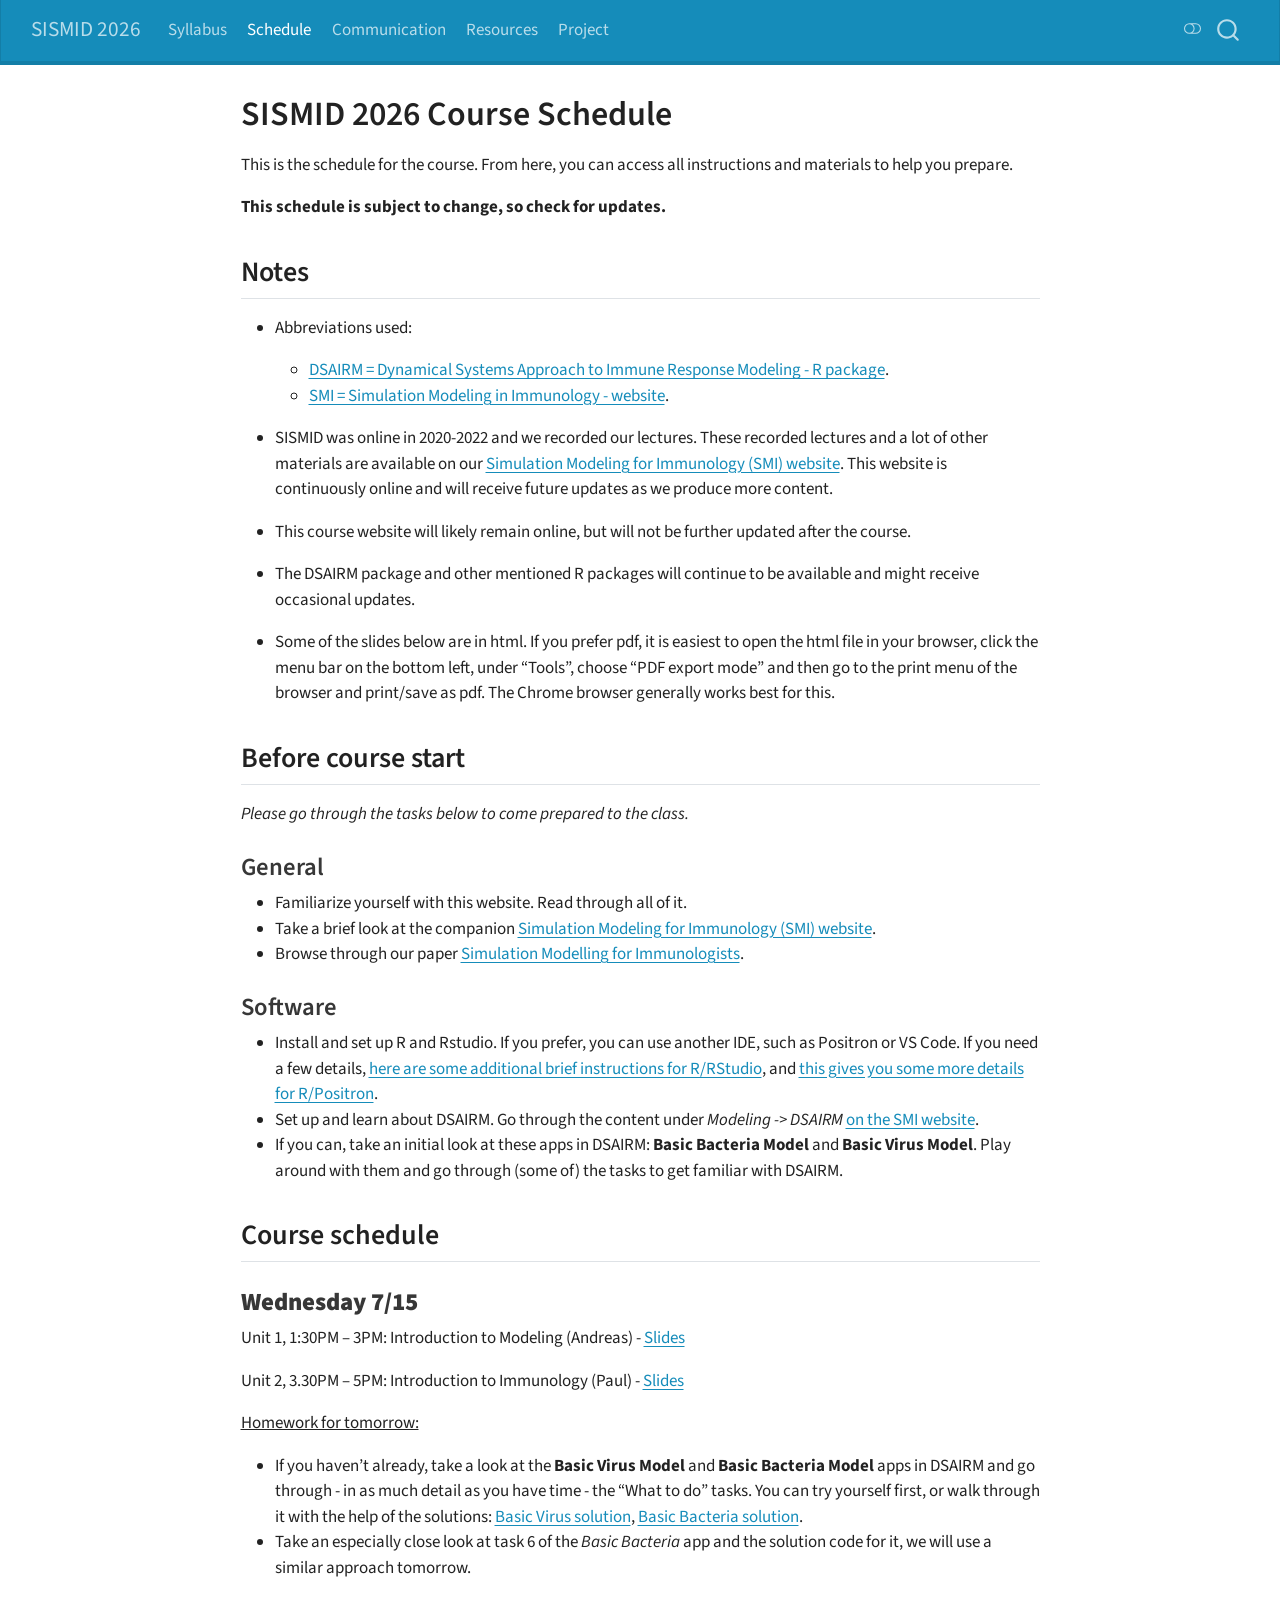
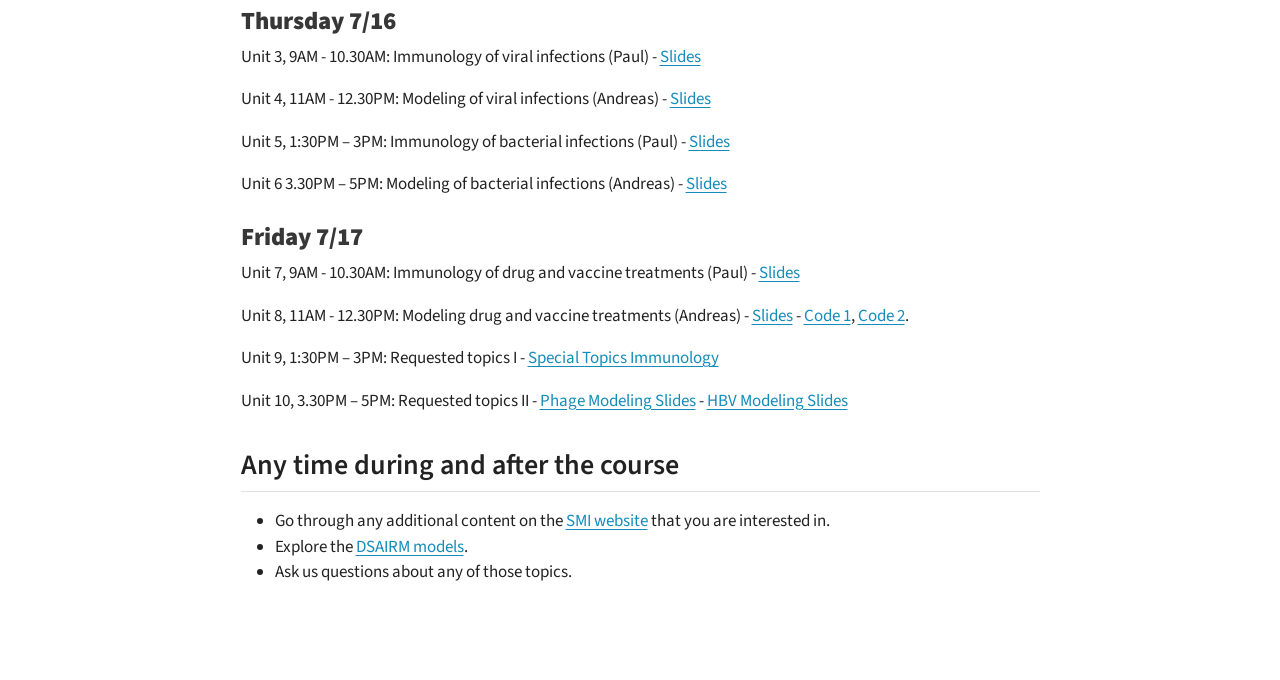
<file: docs/Course_Schedule.html>
<!DOCTYPE html>
<html xmlns="http://www.w3.org/1999/xhtml" lang="en" xml:lang="en"><head>

<meta charset="utf-8">
<meta name="generator" content="quarto-1.9.38">

<meta name="viewport" content="width=device-width, initial-scale=1.0, user-scalable=yes">


<title>SISMID 2026 Course Schedule – SISMID 2026</title>
<style>
/* Default styles provided by pandoc.
** See https://pandoc.org/MANUAL.html#variables-for-html for config info.
*/
code{white-space: pre-wrap;}
span.smallcaps{font-variant: small-caps;}
div.columns{display: flex; gap: min(4vw, 1.5em);}
div.column{flex: auto; overflow-x: auto;}
div.hanging-indent{margin-left: 1.5em; text-indent: -1.5em;}
ul.task-list{list-style: none;}
ul.task-list li input[type="checkbox"] {
  width: 0.8em;
  margin: 0 0.8em 0.2em -1em; /* quarto-specific, see https://github.com/quarto-dev/quarto-cli/issues/4556 */ 
  vertical-align: middle;
}
</style>


<script src="site_libs/quarto-nav/quarto-nav.js"></script>
<script src="site_libs/quarto-nav/headroom.min.js"></script>
<script src="site_libs/clipboard/clipboard.min.js"></script>
<script src="site_libs/quarto-search/autocomplete.umd.js"></script>
<script src="site_libs/quarto-search/fuse.min.js"></script>
<script src="site_libs/quarto-search/quarto-search.js"></script>
<meta name="quarto:offset" content="./">
<link href=".//files/sismid-logo.png" rel="icon" type="image/png">
<script src="site_libs/quarto-html/quarto.js" type="module"></script>
<script src="site_libs/quarto-html/tabsets/tabsets.js" type="module"></script>
<script src="site_libs/quarto-html/popper.min.js"></script>
<script src="site_libs/quarto-html/tippy.umd.min.js"></script>
<script src="site_libs/quarto-html/anchor.min.js"></script>
<link href="site_libs/quarto-html/tippy.css" rel="stylesheet">
<link href="site_libs/quarto-html/quarto-syntax-highlighting-15634bcf2e68342d4ad2dfa704d543f6.css" rel="stylesheet" class="quarto-color-scheme" id="quarto-text-highlighting-styles">
<link href="site_libs/quarto-html/quarto-syntax-highlighting-dark-0a6b7249c26820e032cb0bd839ff02b1.css" rel="stylesheet" class="quarto-color-scheme quarto-color-alternate" id="quarto-text-highlighting-styles">
<link href="site_libs/quarto-html/quarto-syntax-highlighting-15634bcf2e68342d4ad2dfa704d543f6.css" rel="stylesheet" class="quarto-color-scheme-extra" id="quarto-text-highlighting-styles">
<script src="site_libs/bootstrap/bootstrap.min.js"></script>
<link href="site_libs/bootstrap/bootstrap-icons.css" rel="stylesheet">
<link href="site_libs/bootstrap/bootstrap-267efaf477eec0fe62d4fb3579b721f4.min.css" rel="stylesheet" append-hash="true" class="quarto-color-scheme" id="quarto-bootstrap" data-mode="light">
<link href="site_libs/bootstrap/bootstrap-dark-6d8c6914288cd9e354e7ccf82e9e6038.min.css" rel="stylesheet" append-hash="true" class="quarto-color-scheme quarto-color-alternate" id="quarto-bootstrap" data-mode="dark">
<link href="site_libs/bootstrap/bootstrap-267efaf477eec0fe62d4fb3579b721f4.min.css" rel="stylesheet" append-hash="true" class="quarto-color-scheme-extra" id="quarto-bootstrap" data-mode="light">
<script id="quarto-search-options" type="application/json">{
  "location": "navbar",
  "copy-button": false,
  "collapse-after": 3,
  "panel-placement": "end",
  "type": "overlay",
  "limit": 50,
  "keyboard-shortcut": [
    "f",
    "/",
    "s"
  ],
  "show-item-context": false,
  "language": {
    "search-no-results-text": "No results",
    "search-matching-documents-text": "matching documents",
    "search-copy-link-title": "Copy link to search",
    "search-hide-matches-text": "Hide additional matches",
    "search-more-match-text": "more match in this document",
    "search-more-matches-text": "more matches in this document",
    "search-clear-button-title": "Clear",
    "search-text-placeholder": "",
    "search-detached-cancel-button-title": "Cancel",
    "search-submit-button-title": "Submit",
    "search-label": "Search"
  }
}</script>


</head>

<body class="nav-fixed fullcontent quarto-light"><script id="quarto-html-before-body" type="application/javascript">
    const toggleBodyColorMode = (bsSheetEl) => {
      const mode = bsSheetEl.getAttribute("data-mode");
      const bodyEl = window.document.querySelector("body");
      if (mode === "dark") {
        bodyEl.classList.add("quarto-dark");
        bodyEl.classList.remove("quarto-light");
      } else {
        bodyEl.classList.add("quarto-light");
        bodyEl.classList.remove("quarto-dark");
      }
    }
    const toggleBodyColorPrimary = () => {
      const bsSheetEl = window.document.querySelector("link#quarto-bootstrap:not([rel=disabled-stylesheet])");
      if (bsSheetEl) {
        toggleBodyColorMode(bsSheetEl);
      }
    }
    const setColorSchemeToggle = (alternate) => {
      const toggles = window.document.querySelectorAll('.quarto-color-scheme-toggle');
      for (let i=0; i < toggles.length; i++) {
        const toggle = toggles[i];
        if (toggle) {
          if (alternate) {
            toggle.classList.add("alternate");
          } else {
            toggle.classList.remove("alternate");
          }
        }
      }
    };
    const toggleColorMode = (alternate) => {
      // Switch the stylesheets
      const primaryStylesheets = window.document.querySelectorAll('link.quarto-color-scheme:not(.quarto-color-alternate)');
      const alternateStylesheets = window.document.querySelectorAll('link.quarto-color-scheme.quarto-color-alternate');
      manageTransitions('#quarto-margin-sidebar .nav-link', false);
      if (alternate) {
        // note: dark is layered on light, we don't disable primary!
        enableStylesheet(alternateStylesheets);
        for (const sheetNode of alternateStylesheets) {
          if (sheetNode.id === "quarto-bootstrap") {
            toggleBodyColorMode(sheetNode);
          }
        }
      } else {
        disableStylesheet(alternateStylesheets);
        enableStylesheet(primaryStylesheets)
        toggleBodyColorPrimary();
      }
      manageTransitions('#quarto-margin-sidebar .nav-link', true);
      // Switch the toggles
      setColorSchemeToggle(alternate)
      // Hack to workaround the fact that safari doesn't
      // properly recolor the scrollbar when toggling (#1455)
      if (navigator.userAgent.indexOf('Safari') > 0 && navigator.userAgent.indexOf('Chrome') == -1) {
        manageTransitions("body", false);
        window.scrollTo(0, 1);
        setTimeout(() => {
          window.scrollTo(0, 0);
          manageTransitions("body", true);
        }, 40);
      }
    }
    const disableStylesheet = (stylesheets) => {
      for (let i=0; i < stylesheets.length; i++) {
        const stylesheet = stylesheets[i];
        stylesheet.rel = 'disabled-stylesheet';
      }
    }
    const enableStylesheet = (stylesheets) => {
      for (let i=0; i < stylesheets.length; i++) {
        const stylesheet = stylesheets[i];
        if(stylesheet.rel !== 'stylesheet') { // for Chrome, which will still FOUC without this check
          stylesheet.rel = 'stylesheet';
        }
      }
    }
    const manageTransitions = (selector, allowTransitions) => {
      const els = window.document.querySelectorAll(selector);
      for (let i=0; i < els.length; i++) {
        const el = els[i];
        if (allowTransitions) {
          el.classList.remove('notransition');
        } else {
          el.classList.add('notransition');
        }
      }
    }
    const isFileUrl = () => {
      return window.location.protocol === 'file:';
    }
    const hasAlternateSentinel = () => {
      let styleSentinel = getColorSchemeSentinel();
      if (styleSentinel !== null) {
        return styleSentinel === "alternate";
      } else {
        return false;
      }
    }
    const setStyleSentinel = (alternate) => {
      const value = alternate ? "alternate" : "default";
      if (!isFileUrl()) {
        window.localStorage.setItem("quarto-color-scheme", value);
      } else {
        localAlternateSentinel = value;
      }
    }
    const getColorSchemeSentinel = () => {
      if (!isFileUrl()) {
        const storageValue = window.localStorage.getItem("quarto-color-scheme");
        return storageValue != null ? storageValue : localAlternateSentinel;
      } else {
        return localAlternateSentinel;
      }
    }
    const toggleGiscusIfUsed = (isAlternate, darkModeDefault) => {
      const baseTheme = document.querySelector('#giscus-base-theme')?.value ?? 'light';
      const alternateTheme = document.querySelector('#giscus-alt-theme')?.value ?? 'dark';
      let newTheme = '';
      if(authorPrefersDark) {
        newTheme = isAlternate ? baseTheme : alternateTheme;
      } else {
        newTheme = isAlternate ? alternateTheme : baseTheme;
      }
      const changeGiscusTheme = () => {
        // From: https://github.com/giscus/giscus/issues/336
        const sendMessage = (message) => {
          const iframe = document.querySelector('iframe.giscus-frame');
          if (!iframe) return;
          iframe.contentWindow.postMessage({ giscus: message }, 'https://giscus.app');
        }
        sendMessage({
          setConfig: {
            theme: newTheme
          }
        });
      }
      const isGiscussLoaded = window.document.querySelector('iframe.giscus-frame') !== null;
      if (isGiscussLoaded) {
        changeGiscusTheme();
      }
    };
    const authorPrefersDark = false;
    const darkModeDefault = authorPrefersDark;
      document.querySelector('link#quarto-text-highlighting-styles.quarto-color-scheme-extra').rel = 'disabled-stylesheet';
      document.querySelector('link#quarto-bootstrap.quarto-color-scheme-extra').rel = 'disabled-stylesheet';
    let localAlternateSentinel = darkModeDefault ? 'alternate' : 'default';
    // Dark / light mode switch
    window.quartoToggleColorScheme = () => {
      // Read the current dark / light value
      let toAlternate = !hasAlternateSentinel();
      toggleColorMode(toAlternate);
      setStyleSentinel(toAlternate);
      toggleGiscusIfUsed(toAlternate, darkModeDefault);
      window.dispatchEvent(new Event('resize'));
    };
    // Switch to dark mode if need be
    if (hasAlternateSentinel()) {
      toggleColorMode(true);
    } else {
      toggleColorMode(false);
    }
  </script>

<div id="quarto-search-results"></div>
  <header id="quarto-header" class="headroom fixed-top">
    <nav class="navbar navbar-expand-lg " data-bs-theme="dark">
      <div class="navbar-container container-fluid">
      <div class="navbar-brand-container mx-auto">
    <a class="navbar-brand" href="./index.html">
    <span class="navbar-title">SISMID 2026</span>
    </a>
  </div>
            <div id="quarto-search" class="" title="Search"></div>
          <button class="navbar-toggler" type="button" data-bs-toggle="collapse" data-bs-target="#navbarCollapse" aria-controls="navbarCollapse" role="menu" aria-expanded="false" aria-label="Toggle navigation" onclick="if (window.quartoToggleHeadroom) { window.quartoToggleHeadroom(); }">
  <span class="navbar-toggler-icon"></span>
</button>
          <div class="collapse navbar-collapse" id="navbarCollapse">
            <ul class="navbar-nav navbar-nav-scroll me-auto">
  <li class="nav-item">
    <a class="nav-link" href="./Course_Syllabus.html"> 
<span class="menu-text">Syllabus</span></a>
  </li>  
  <li class="nav-item">
    <a class="nav-link active" href="./Course_Schedule.html" aria-current="page"> 
<span class="menu-text">Schedule</span></a>
  </li>  
  <li class="nav-item">
    <a class="nav-link" href="./Course_Communication.html"> 
<span class="menu-text">Communication</span></a>
  </li>  
  <li class="nav-item">
    <a class="nav-link" href="./Course_Resources.html"> 
<span class="menu-text">Resources</span></a>
  </li>  
  <li class="nav-item">
    <a class="nav-link" href="./Course_Project.html"> 
<span class="menu-text">Project</span></a>
  </li>  
</ul>
          </div> <!-- /navcollapse -->
            <div class="quarto-navbar-tools">
  <a href="" class="quarto-color-scheme-toggle quarto-navigation-tool  px-1" onclick="window.quartoToggleColorScheme(); return false;" title="Toggle dark mode"><i class="bi"></i></a>
</div>
      </div> <!-- /container-fluid -->
    </nav>
</header>
<!-- content -->
<div id="quarto-content" class="quarto-container page-columns page-rows-contents page-layout-article page-navbar">
<!-- sidebar -->
<!-- margin-sidebar -->
    
<!-- main -->
<main class="content" id="quarto-document-content">


<header id="title-block-header" class="quarto-title-block default">
<div class="quarto-title">
<h1 class="title">SISMID 2026 Course Schedule</h1>
</div>



<div class="quarto-title-meta">

    
  
    
  </div>
  


</header>


<p>This is the schedule for the course. From here, you can access all instructions and materials to help you prepare.</p>
<p><strong>This schedule is subject to change, so check for updates.</strong></p>
<section id="notes" class="level2">
<h2 class="anchored" data-anchor-id="notes">Notes</h2>
<ul>
<li><p>Abbreviations used:</p>
<ul>
<li><a href="https://ahgroup.github.io/DSAIRM/">DSAIRM = Dynamical Systems Approach to Immune Response Modeling - R package</a>.</li>
<li><a href="https://andreashandel.github.io/SMIcourse/index.html">SMI = Simulation Modeling in Immunology - website</a>.</li>
</ul></li>
<li><p>SISMID was online in 2020-2022 and we recorded our lectures. These recorded lectures and a lot of other materials are available on our <a href="https://andreashandel.github.io/SMIcourse/">Simulation Modeling for Immunology (SMI) website</a>. This website is continuously online and will receive future updates as we produce more content.</p></li>
<li><p>This course website will likely remain online, but will not be further updated after the course.</p></li>
<li><p>The DSAIRM package and other mentioned R packages will continue to be available and might receive occasional updates.</p></li>
<li><p>Some of the slides below are in html. If you prefer pdf, it is easiest to open the html file in your browser, click the menu bar on the bottom left, under “Tools”, choose “PDF export mode” and then go to the print menu of the browser and print/save as pdf. The Chrome browser generally works best for this.</p></li>
</ul>
</section>
<section id="before-course-start" class="level2">
<h2 class="anchored" data-anchor-id="before-course-start">Before course start</h2>
<p><em>Please go through the tasks below to come prepared to the class.</em></p>
<section id="general" class="level3">
<h3 class="anchored" data-anchor-id="general">General</h3>
<ul>
<li>Familiarize yourself with this website. Read through all of it.</li>
<li>Take a brief look at the companion <a href="https://andreashandel.github.io/SMIcourse/">Simulation Modeling for Immunology (SMI) website</a>.</li>
<li>Browse through our paper <a href="files/2020-handel-natrevimm.pdf">Simulation Modelling for Immunologists</a>.</li>
</ul>
</section>
<section id="software" class="level3">
<h3 class="anchored" data-anchor-id="software">Software</h3>
<ul>
<li>Install and set up R and Rstudio. If you prefer, you can use another IDE, such as Positron or VS Code. If you need a few details, <a href="https://andreashandel.github.io/SMIcourse/R_and_RStudio.html">here are some additional brief instructions for R/RStudio</a>, and <a href="https://andreashandel.github.io/mds-tools/courses/courses.html">this gives you some more details for R/Positron</a>.</li>
<li>Set up and learn about DSAIRM. Go through the content under <em>Modeling -&gt; DSAIRM</em> <a href="https://andreashandel.github.io/SMIcourse/index.html">on the SMI website</a>.</li>
<li>If you can, take an initial look at these apps in DSAIRM: <strong>Basic Bacteria Model</strong> and <strong>Basic Virus Model</strong>. Play around with them and go through (some of) the tasks to get familiar with DSAIRM.</li>
</ul>
</section>
</section>
<section id="course-schedule" class="level2">
<h2 class="anchored" data-anchor-id="course-schedule">Course schedule</h2>
<section id="wednesday-715" class="level3">
<h3 class="anchored" data-anchor-id="wednesday-715"><strong>Wednesday 7/15</strong></h3>
<p>Unit 1, 1:30PM – 3PM: Introduction to Modeling (Andreas) - <a href="andreas-presentations/introduction-to-modeling/introduction-to-modeling-slides.html" target="_blank">Slides</a></p>
<p>Unit 2, 3.30PM – 5PM: Introduction to Immunology (Paul) - <a href="paul-presentations/2026-Introduction-to-Immunology.pdf" target="_blank">Slides</a></p>
<p><u>Homework for tomorrow:</u></p>
<ul>
<li>If you haven’t already, take a look at the <strong>Basic Virus Model</strong> and <strong>Basic Bacteria Model</strong> apps in DSAIRM and go through - in as much detail as you have time - the “What to do” tasks. You can try yourself first, or walk through it with the help of the solutions: <a href="files/basicvirus_solution.html">Basic Virus solution</a>, <a href="files/basicbacteria_solution.html">Basic Bacteria solution</a>.</li>
<li>Take an especially close look at task 6 of the <em>Basic Bacteria</em> app and the solution code for it, we will use a similar approach tomorrow.</li>
</ul>
</section>
<section id="thursday-716" class="level3">
<h3 class="anchored" data-anchor-id="thursday-716"><strong>Thursday 7/16</strong></h3>
<p>Unit 3, 9AM - 10.30AM: Immunology of viral infections (Paul) - <a href="paul-presentations/2026-Viral-Infections.pdf" target="_blank">Slides</a></p>
<p>Unit 4, 11AM - 12.30PM: Modeling of viral infections (Andreas) - <a href="andreas-presentations/modeling-viral-infections/Virus_Models_Slides.html" target="_blank">Slides</a></p>
<p>Unit 5, 1:30PM – 3PM: Immunology of bacterial infections (Paul) - <a href="paul-presentations/2026-Bacterial-infections.pdf" target="_blank">Slides</a></p>
<p>Unit 6 3.30PM – 5PM: Modeling of bacterial infections (Andreas) - <a href="andreas-presentations/modeling-bacterial-infections/Bacteria_Models_Slides.html" target="_blank">Slides</a></p>
</section>
<section id="friday-717" class="level3">
<h3 class="anchored" data-anchor-id="friday-717"><strong>Friday 7/17</strong></h3>
<p>Unit 7, 9AM - 10.30AM: Immunology of drug and vaccine treatments (Paul) - <a href="paul-presentations/2026-Drug-and-Vaccine-Treatment.pdf" target="_blank">Slides</a></p>
<p>Unit 8, 11AM - 12.30PM: Modeling drug and vaccine treatments (Andreas) - <a href="andreas-presentations/modeling-vaccines-drugs/Vaccines_Drugs_Slides.html" target="_blank">Slides</a> - <a href="files/simulate_pkpdbacteria_ode.R">Code 1</a>, <a href="files/test_pkpdbacteria.R">Code 2</a>.</p>
<p>Unit 9, 1:30PM – 3PM: Requested topics I - <a href="paul-presentations/2026-Special-Topics.pdf" target="_blank">Special Topics Immunology</a></p>
<p>Unit 10, 3.30PM – 5PM: Requested topics II - <a href="andreas-presentations/phage-modeling/Phage_Modeling.html" target="_blank">Phage Modeling Slides</a> - <a href="andreas-presentations/hbv-modeling/HBV_Modeling.html" target="_blank">HBV Modeling Slides</a></p>
</section>
</section>
<section id="any-time-during-and-after-the-course" class="level2">
<h2 class="anchored" data-anchor-id="any-time-during-and-after-the-course">Any time during and after the course</h2>
<ul>
<li>Go through any additional content on the <a href="https://andreashandel.github.io/SMIcourse/">SMI website</a> that you are interested in.</li>
<li>Explore the <a href="https://ahgroup.github.io/DSAIRM/">DSAIRM models</a>.</li>
<li>Ask us questions about any of those topics.</li>
</ul>


</section>

</main> <!-- /main -->
<script id="quarto-html-after-body" type="application/javascript">
  window.document.addEventListener("DOMContentLoaded", function (event) {
    // Ensure there is a toggle, if there isn't float one in the top right
    if (window.document.querySelector('.quarto-color-scheme-toggle') === null) {
      const a = window.document.createElement('a');
      a.classList.add('top-right');
      a.classList.add('quarto-color-scheme-toggle');
      a.href = "";
      a.onclick = function() { try { window.quartoToggleColorScheme(); } catch {} return false; };
      const i = window.document.createElement("i");
      i.classList.add('bi');
      a.appendChild(i);
      window.document.body.appendChild(a);
    }
    setColorSchemeToggle(hasAlternateSentinel())
    const icon = "";
    const anchorJS = new window.AnchorJS();
    anchorJS.options = {
      placement: 'right',
      icon: icon
    };
    anchorJS.add('.anchored');
    const isCodeAnnotation = (el) => {
      for (const clz of el.classList) {
        if (clz.startsWith('code-annotation-')) {                     
          return true;
        }
      }
      return false;
    }
    const onCopySuccess = function(e) {
      // button target
      const button = e.trigger;
      // don't keep focus
      button.blur();
      // flash "checked"
      button.classList.add('code-copy-button-checked');
      var currentTitle = button.getAttribute("title");
      button.setAttribute("title", "Copied!");
      let tooltip;
      if (window.bootstrap) {
        button.setAttribute("data-bs-toggle", "tooltip");
        button.setAttribute("data-bs-placement", "left");
        button.setAttribute("data-bs-title", "Copied!");
        tooltip = new bootstrap.Tooltip(button, 
          { trigger: "manual", 
            customClass: "code-copy-button-tooltip",
            offset: [0, -8]});
        tooltip.show();    
      }
      setTimeout(function() {
        if (tooltip) {
          tooltip.hide();
          button.removeAttribute("data-bs-title");
          button.removeAttribute("data-bs-toggle");
          button.removeAttribute("data-bs-placement");
        }
        button.setAttribute("title", currentTitle);
        button.classList.remove('code-copy-button-checked');
      }, 1000);
      // clear code selection
      e.clearSelection();
    }
    const getTextToCopy = function(trigger) {
      const outerScaffold = trigger.parentElement.cloneNode(true);
      const codeEl = outerScaffold.querySelector('code');
      for (const childEl of codeEl.children) {
        if (isCodeAnnotation(childEl)) {
          childEl.remove();
        }
      }
      return codeEl.innerText;
    }
    const clipboard = new window.ClipboardJS('.code-copy-button:not([data-in-quarto-modal])', {
      text: getTextToCopy
    });
    clipboard.on('success', onCopySuccess);
    if (window.document.getElementById('quarto-embedded-source-code-modal')) {
      const clipboardModal = new window.ClipboardJS('.code-copy-button[data-in-quarto-modal]', {
        text: getTextToCopy,
        container: window.document.getElementById('quarto-embedded-source-code-modal')
      });
      clipboardModal.on('success', onCopySuccess);
    }
      var localhostRegex = new RegExp(/^(?:http|https):\/\/localhost\:?[0-9]*\//);
      var mailtoRegex = new RegExp(/^mailto:/);
        var filterRegex = new RegExp("https:\/\/andreashandel\.github\.io\/SISMID2026\/");
      var isInternal = (href) => {
          return filterRegex.test(href) || localhostRegex.test(href) || mailtoRegex.test(href);
      }
      // Inspect non-navigation links and adorn them if external
     var links = window.document.querySelectorAll('a[href]:not(.nav-link):not(.navbar-brand):not(.toc-action):not(.sidebar-link):not(.sidebar-item-toggle):not(.pagination-link):not(.no-external):not([aria-hidden]):not(.dropdown-item):not(.quarto-navigation-tool):not(.about-link)');
      for (var i=0; i<links.length; i++) {
        const link = links[i];
        if (!isInternal(link.href)) {
          // undo the damage that might have been done by quarto-nav.js in the case of
          // links that we want to consider external
          if (link.dataset.originalHref !== undefined) {
            link.href = link.dataset.originalHref;
          }
        }
      }
    function tippyHover(el, contentFn, onTriggerFn, onUntriggerFn) {
      const config = {
        allowHTML: true,
        maxWidth: 500,
        delay: 100,
        arrow: false,
        appendTo: function(el) {
            return el.parentElement;
        },
        interactive: true,
        interactiveBorder: 10,
        theme: 'quarto',
        placement: 'bottom-start',
      };
      if (contentFn) {
        config.content = contentFn;
      }
      if (onTriggerFn) {
        config.onTrigger = onTriggerFn;
      }
      if (onUntriggerFn) {
        config.onUntrigger = onUntriggerFn;
      }
      window.tippy(el, config); 
    }
    const noterefs = window.document.querySelectorAll('a[role="doc-noteref"]');
    for (var i=0; i<noterefs.length; i++) {
      const ref = noterefs[i];
      tippyHover(ref, function() {
        // use id or data attribute instead here
        let href = ref.getAttribute('data-footnote-href') || ref.getAttribute('href');
        try { href = new URL(href).hash; } catch {}
        const id = href.replace(/^#\/?/, "");
        const note = window.document.getElementById(id);
        if (note) {
          return note.innerHTML;
        } else {
          return "";
        }
      });
    }
    const xrefs = window.document.querySelectorAll('a.quarto-xref');
    const processXRef = (id, note) => {
      // Strip column container classes
      const stripColumnClz = (el) => {
        el.classList.remove("page-full", "page-columns");
        if (el.children) {
          for (const child of el.children) {
            stripColumnClz(child);
          }
        }
      }
      stripColumnClz(note)
      if (id === null || id.startsWith('sec-')) {
        // Special case sections, only their first couple elements
        const container = document.createElement("div");
        if (note.children && note.children.length > 2) {
          container.appendChild(note.children[0].cloneNode(true));
          for (let i = 1; i < note.children.length; i++) {
            const child = note.children[i];
            if (child.tagName === "P" && child.innerText === "") {
              continue;
            } else {
              container.appendChild(child.cloneNode(true));
              break;
            }
          }
          if (window.Quarto?.typesetMath) {
            window.Quarto.typesetMath(container);
          }
          return container.innerHTML
        } else {
          if (window.Quarto?.typesetMath) {
            window.Quarto.typesetMath(note);
          }
          return note.innerHTML;
        }
      } else {
        // Remove any anchor links if they are present
        const anchorLink = note.querySelector('a.anchorjs-link');
        if (anchorLink) {
          anchorLink.remove();
        }
        if (window.Quarto?.typesetMath) {
          window.Quarto.typesetMath(note);
        }
        if (note.classList.contains("callout")) {
          return note.outerHTML;
        } else {
          return note.innerHTML;
        }
      }
    }
    for (var i=0; i<xrefs.length; i++) {
      const xref = xrefs[i];
      tippyHover(xref, undefined, function(instance) {
        instance.disable();
        let url = xref.getAttribute('href');
        let hash = undefined; 
        if (url.startsWith('#')) {
          hash = url;
        } else {
          try { hash = new URL(url).hash; } catch {}
        }
        if (hash) {
          const id = hash.replace(/^#\/?/, "");
          const note = window.document.getElementById(id);
          if (note !== null) {
            try {
              const html = processXRef(id, note.cloneNode(true));
              instance.setContent(html);
            } finally {
              instance.enable();
              instance.show();
            }
          } else {
            // See if we can fetch this
            fetch(url.split('#')[0])
            .then(res => res.text())
            .then(html => {
              const parser = new DOMParser();
              const htmlDoc = parser.parseFromString(html, "text/html");
              const note = htmlDoc.getElementById(id);
              if (note !== null) {
                const html = processXRef(id, note);
                instance.setContent(html);
              } 
            }).finally(() => {
              instance.enable();
              instance.show();
            });
          }
        } else {
          // See if we can fetch a full url (with no hash to target)
          // This is a special case and we should probably do some content thinning / targeting
          fetch(url)
          .then(res => res.text())
          .then(html => {
            const parser = new DOMParser();
            const htmlDoc = parser.parseFromString(html, "text/html");
            const note = htmlDoc.querySelector('main.content');
            if (note !== null) {
              // This should only happen for chapter cross references
              // (since there is no id in the URL)
              // remove the first header
              if (note.children.length > 0 && note.children[0].tagName === "HEADER") {
                note.children[0].remove();
              }
              const html = processXRef(null, note);
              instance.setContent(html);
            } 
          }).finally(() => {
            instance.enable();
            instance.show();
          });
        }
      }, function(instance) {
      });
    }
        let selectedAnnoteEl;
        const selectorForAnnotation = ( cell, annotation) => {
          let cellAttr = 'data-code-cell="' + cell + '"';
          let lineAttr = 'data-code-annotation="' +  annotation + '"';
          const selector = 'span[' + cellAttr + '][' + lineAttr + ']';
          return selector;
        }
        const selectCodeLines = (annoteEl) => {
          const doc = window.document;
          const targetCell = annoteEl.getAttribute("data-target-cell");
          const targetAnnotation = annoteEl.getAttribute("data-target-annotation");
          const annoteSpan = window.document.querySelector(selectorForAnnotation(targetCell, targetAnnotation));
          const lines = annoteSpan.getAttribute("data-code-lines").split(",");
          const lineIds = lines.map((line) => {
            return targetCell + "-" + line;
          })
          let top = null;
          let height = null;
          let parent = null;
          if (lineIds.length > 0) {
              //compute the position of the single el (top and bottom and make a div)
              const el = window.document.getElementById(lineIds[0]);
              top = el.offsetTop;
              height = el.offsetHeight;
              parent = el.parentElement.parentElement;
            if (lineIds.length > 1) {
              const lastEl = window.document.getElementById(lineIds[lineIds.length - 1]);
              const bottom = lastEl.offsetTop + lastEl.offsetHeight;
              height = bottom - top;
            }
            if (top !== null && height !== null && parent !== null) {
              // cook up a div (if necessary) and position it 
              let div = window.document.getElementById("code-annotation-line-highlight");
              if (div === null) {
                div = window.document.createElement("div");
                div.setAttribute("id", "code-annotation-line-highlight");
                div.style.position = 'absolute';
                parent.appendChild(div);
              }
              div.style.top = top - 2 + "px";
              div.style.height = height + 4 + "px";
              div.style.left = 0;
              let gutterDiv = window.document.getElementById("code-annotation-line-highlight-gutter");
              if (gutterDiv === null) {
                gutterDiv = window.document.createElement("div");
                gutterDiv.setAttribute("id", "code-annotation-line-highlight-gutter");
                gutterDiv.style.position = 'absolute';
                const codeCell = window.document.getElementById(targetCell);
                const gutter = codeCell.querySelector('.code-annotation-gutter');
                gutter.appendChild(gutterDiv);
              }
              gutterDiv.style.top = top - 2 + "px";
              gutterDiv.style.height = height + 4 + "px";
            }
            selectedAnnoteEl = annoteEl;
          }
        };
        const unselectCodeLines = () => {
          const elementsIds = ["code-annotation-line-highlight", "code-annotation-line-highlight-gutter"];
          elementsIds.forEach((elId) => {
            const div = window.document.getElementById(elId);
            if (div) {
              div.remove();
            }
          });
          selectedAnnoteEl = undefined;
        };
          // Handle positioning of the toggle
      window.addEventListener(
        "resize",
        throttle(() => {
          elRect = undefined;
          if (selectedAnnoteEl) {
            selectCodeLines(selectedAnnoteEl);
          }
        }, 10)
      );
      function throttle(fn, ms) {
      let throttle = false;
      let timer;
        return (...args) => {
          if(!throttle) { // first call gets through
              fn.apply(this, args);
              throttle = true;
          } else { // all the others get throttled
              if(timer) clearTimeout(timer); // cancel #2
              timer = setTimeout(() => {
                fn.apply(this, args);
                timer = throttle = false;
              }, ms);
          }
        };
      }
        // Attach click handler to the DT
        const annoteDls = window.document.querySelectorAll('dt[data-target-cell]');
        for (const annoteDlNode of annoteDls) {
          annoteDlNode.addEventListener('click', (event) => {
            const clickedEl = event.target;
            if (clickedEl !== selectedAnnoteEl) {
              unselectCodeLines();
              const activeEl = window.document.querySelector('dt[data-target-cell].code-annotation-active');
              if (activeEl) {
                activeEl.classList.remove('code-annotation-active');
              }
              selectCodeLines(clickedEl);
              clickedEl.classList.add('code-annotation-active');
            } else {
              // Unselect the line
              unselectCodeLines();
              clickedEl.classList.remove('code-annotation-active');
            }
          });
        }
    const findCites = (el) => {
      const parentEl = el.parentElement;
      if (parentEl) {
        const cites = parentEl.dataset.cites;
        if (cites) {
          return {
            el,
            cites: cites.split(' ')
          };
        } else {
          return findCites(el.parentElement)
        }
      } else {
        return undefined;
      }
    };
    var bibliorefs = window.document.querySelectorAll('a[role="doc-biblioref"]');
    for (var i=0; i<bibliorefs.length; i++) {
      const ref = bibliorefs[i];
      const citeInfo = findCites(ref);
      if (citeInfo) {
        tippyHover(citeInfo.el, function() {
          var popup = window.document.createElement('div');
          citeInfo.cites.forEach(function(cite) {
            var citeDiv = window.document.createElement('div');
            citeDiv.classList.add('hanging-indent');
            citeDiv.classList.add('csl-entry');
            var biblioDiv = window.document.getElementById('ref-' + cite);
            if (biblioDiv) {
              citeDiv.innerHTML = biblioDiv.innerHTML;
            }
            popup.appendChild(citeDiv);
          });
          return popup.innerHTML;
        });
      }
    }
  });
  </script>
</div> <!-- /content -->




</body></html>
</file>
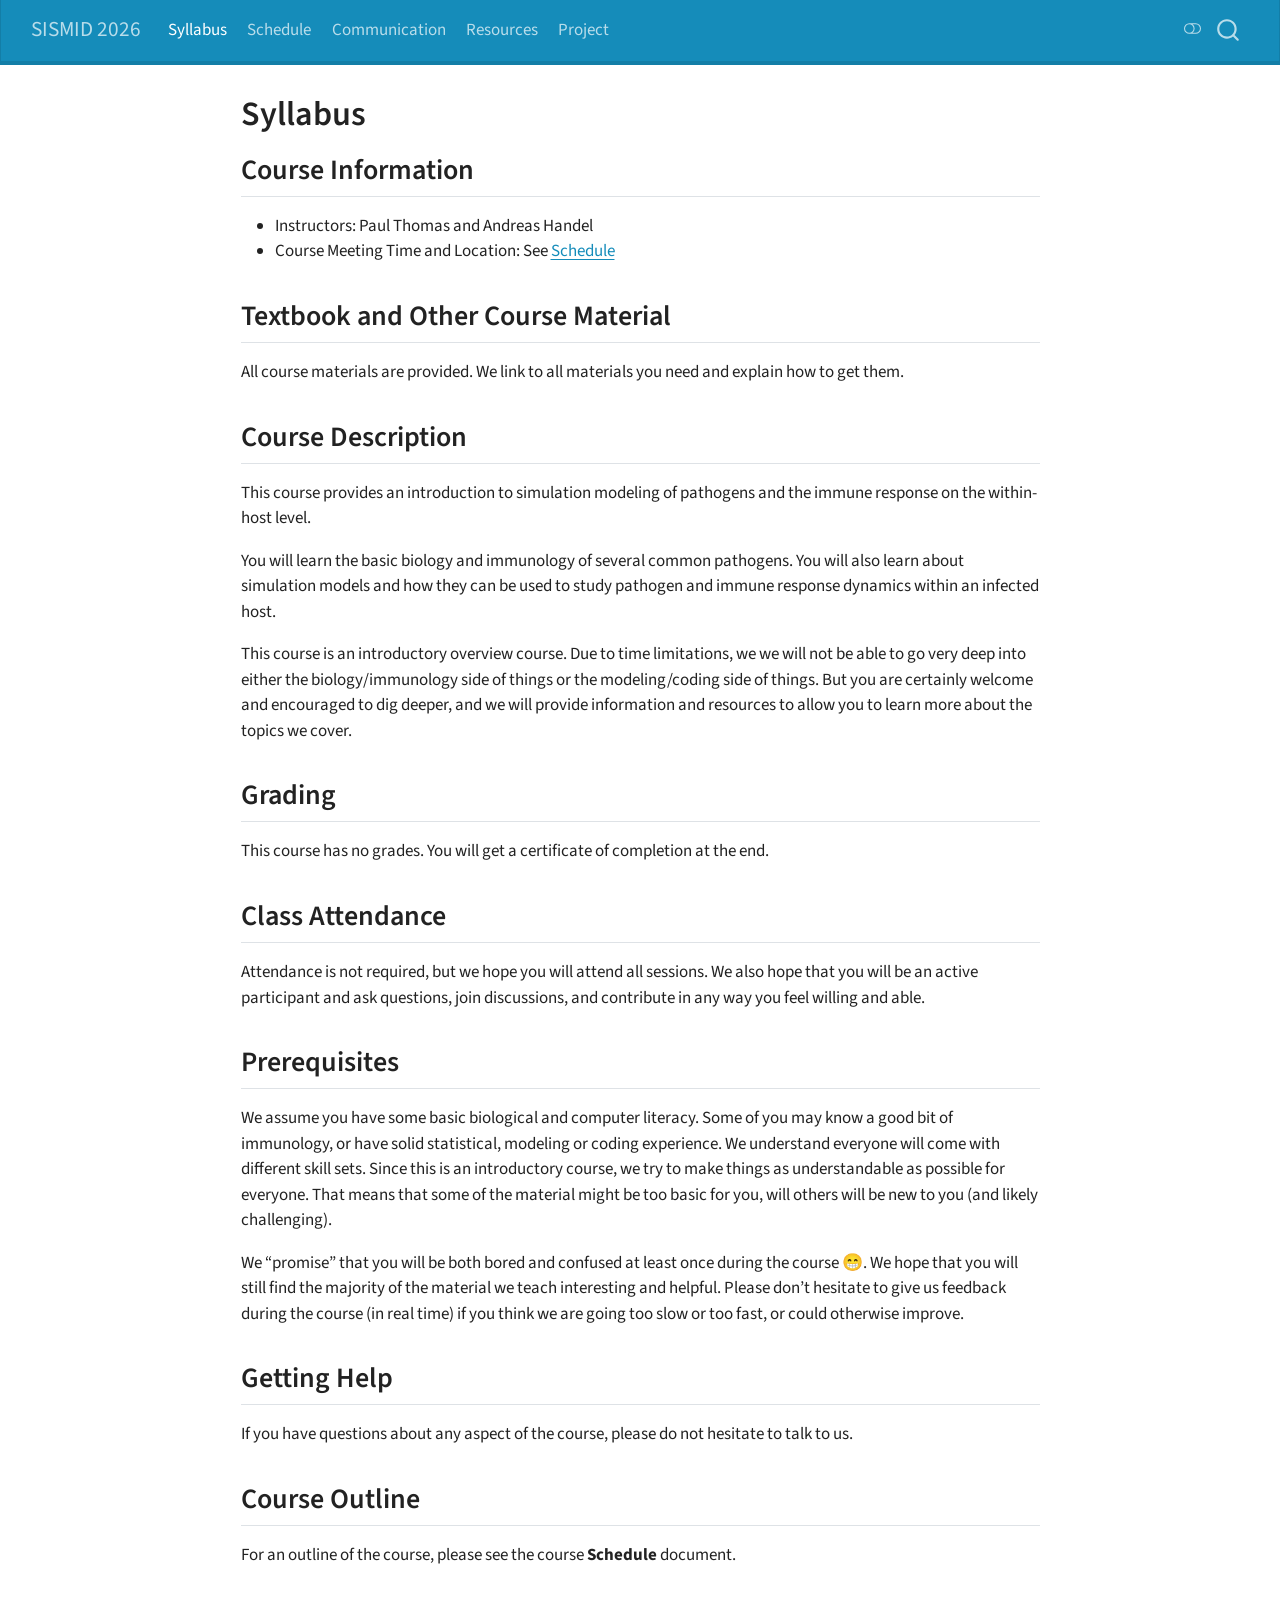
<file: docs/Course_Syllabus.html>
<!DOCTYPE html>
<html xmlns="http://www.w3.org/1999/xhtml" lang="en" xml:lang="en"><head>

<meta charset="utf-8">
<meta name="generator" content="quarto-1.9.38">

<meta name="viewport" content="width=device-width, initial-scale=1.0, user-scalable=yes">


<title>Syllabus – SISMID 2026</title>
<style>
/* Default styles provided by pandoc.
** See https://pandoc.org/MANUAL.html#variables-for-html for config info.
*/
code{white-space: pre-wrap;}
span.smallcaps{font-variant: small-caps;}
div.columns{display: flex; gap: min(4vw, 1.5em);}
div.column{flex: auto; overflow-x: auto;}
div.hanging-indent{margin-left: 1.5em; text-indent: -1.5em;}
ul.task-list{list-style: none;}
ul.task-list li input[type="checkbox"] {
  width: 0.8em;
  margin: 0 0.8em 0.2em -1em; /* quarto-specific, see https://github.com/quarto-dev/quarto-cli/issues/4556 */ 
  vertical-align: middle;
}
</style>


<script src="site_libs/quarto-nav/quarto-nav.js"></script>
<script src="site_libs/quarto-nav/headroom.min.js"></script>
<script src="site_libs/clipboard/clipboard.min.js"></script>
<script src="site_libs/quarto-search/autocomplete.umd.js"></script>
<script src="site_libs/quarto-search/fuse.min.js"></script>
<script src="site_libs/quarto-search/quarto-search.js"></script>
<meta name="quarto:offset" content="./">
<link href=".//files/sismid-logo.png" rel="icon" type="image/png">
<script src="site_libs/quarto-html/quarto.js" type="module"></script>
<script src="site_libs/quarto-html/tabsets/tabsets.js" type="module"></script>
<script src="site_libs/quarto-html/popper.min.js"></script>
<script src="site_libs/quarto-html/tippy.umd.min.js"></script>
<script src="site_libs/quarto-html/anchor.min.js"></script>
<link href="site_libs/quarto-html/tippy.css" rel="stylesheet">
<link href="site_libs/quarto-html/quarto-syntax-highlighting-15634bcf2e68342d4ad2dfa704d543f6.css" rel="stylesheet" class="quarto-color-scheme" id="quarto-text-highlighting-styles">
<link href="site_libs/quarto-html/quarto-syntax-highlighting-dark-0a6b7249c26820e032cb0bd839ff02b1.css" rel="stylesheet" class="quarto-color-scheme quarto-color-alternate" id="quarto-text-highlighting-styles">
<link href="site_libs/quarto-html/quarto-syntax-highlighting-15634bcf2e68342d4ad2dfa704d543f6.css" rel="stylesheet" class="quarto-color-scheme-extra" id="quarto-text-highlighting-styles">
<script src="site_libs/bootstrap/bootstrap.min.js"></script>
<link href="site_libs/bootstrap/bootstrap-icons.css" rel="stylesheet">
<link href="site_libs/bootstrap/bootstrap-267efaf477eec0fe62d4fb3579b721f4.min.css" rel="stylesheet" append-hash="true" class="quarto-color-scheme" id="quarto-bootstrap" data-mode="light">
<link href="site_libs/bootstrap/bootstrap-dark-6d8c6914288cd9e354e7ccf82e9e6038.min.css" rel="stylesheet" append-hash="true" class="quarto-color-scheme quarto-color-alternate" id="quarto-bootstrap" data-mode="dark">
<link href="site_libs/bootstrap/bootstrap-267efaf477eec0fe62d4fb3579b721f4.min.css" rel="stylesheet" append-hash="true" class="quarto-color-scheme-extra" id="quarto-bootstrap" data-mode="light">
<script id="quarto-search-options" type="application/json">{
  "location": "navbar",
  "copy-button": false,
  "collapse-after": 3,
  "panel-placement": "end",
  "type": "overlay",
  "limit": 50,
  "keyboard-shortcut": [
    "f",
    "/",
    "s"
  ],
  "show-item-context": false,
  "language": {
    "search-no-results-text": "No results",
    "search-matching-documents-text": "matching documents",
    "search-copy-link-title": "Copy link to search",
    "search-hide-matches-text": "Hide additional matches",
    "search-more-match-text": "more match in this document",
    "search-more-matches-text": "more matches in this document",
    "search-clear-button-title": "Clear",
    "search-text-placeholder": "",
    "search-detached-cancel-button-title": "Cancel",
    "search-submit-button-title": "Submit",
    "search-label": "Search"
  }
}</script>


</head>

<body class="nav-fixed fullcontent quarto-light"><script id="quarto-html-before-body" type="application/javascript">
    const toggleBodyColorMode = (bsSheetEl) => {
      const mode = bsSheetEl.getAttribute("data-mode");
      const bodyEl = window.document.querySelector("body");
      if (mode === "dark") {
        bodyEl.classList.add("quarto-dark");
        bodyEl.classList.remove("quarto-light");
      } else {
        bodyEl.classList.add("quarto-light");
        bodyEl.classList.remove("quarto-dark");
      }
    }
    const toggleBodyColorPrimary = () => {
      const bsSheetEl = window.document.querySelector("link#quarto-bootstrap:not([rel=disabled-stylesheet])");
      if (bsSheetEl) {
        toggleBodyColorMode(bsSheetEl);
      }
    }
    const setColorSchemeToggle = (alternate) => {
      const toggles = window.document.querySelectorAll('.quarto-color-scheme-toggle');
      for (let i=0; i < toggles.length; i++) {
        const toggle = toggles[i];
        if (toggle) {
          if (alternate) {
            toggle.classList.add("alternate");
          } else {
            toggle.classList.remove("alternate");
          }
        }
      }
    };
    const toggleColorMode = (alternate) => {
      // Switch the stylesheets
      const primaryStylesheets = window.document.querySelectorAll('link.quarto-color-scheme:not(.quarto-color-alternate)');
      const alternateStylesheets = window.document.querySelectorAll('link.quarto-color-scheme.quarto-color-alternate');
      manageTransitions('#quarto-margin-sidebar .nav-link', false);
      if (alternate) {
        // note: dark is layered on light, we don't disable primary!
        enableStylesheet(alternateStylesheets);
        for (const sheetNode of alternateStylesheets) {
          if (sheetNode.id === "quarto-bootstrap") {
            toggleBodyColorMode(sheetNode);
          }
        }
      } else {
        disableStylesheet(alternateStylesheets);
        enableStylesheet(primaryStylesheets)
        toggleBodyColorPrimary();
      }
      manageTransitions('#quarto-margin-sidebar .nav-link', true);
      // Switch the toggles
      setColorSchemeToggle(alternate)
      // Hack to workaround the fact that safari doesn't
      // properly recolor the scrollbar when toggling (#1455)
      if (navigator.userAgent.indexOf('Safari') > 0 && navigator.userAgent.indexOf('Chrome') == -1) {
        manageTransitions("body", false);
        window.scrollTo(0, 1);
        setTimeout(() => {
          window.scrollTo(0, 0);
          manageTransitions("body", true);
        }, 40);
      }
    }
    const disableStylesheet = (stylesheets) => {
      for (let i=0; i < stylesheets.length; i++) {
        const stylesheet = stylesheets[i];
        stylesheet.rel = 'disabled-stylesheet';
      }
    }
    const enableStylesheet = (stylesheets) => {
      for (let i=0; i < stylesheets.length; i++) {
        const stylesheet = stylesheets[i];
        if(stylesheet.rel !== 'stylesheet') { // for Chrome, which will still FOUC without this check
          stylesheet.rel = 'stylesheet';
        }
      }
    }
    const manageTransitions = (selector, allowTransitions) => {
      const els = window.document.querySelectorAll(selector);
      for (let i=0; i < els.length; i++) {
        const el = els[i];
        if (allowTransitions) {
          el.classList.remove('notransition');
        } else {
          el.classList.add('notransition');
        }
      }
    }
    const isFileUrl = () => {
      return window.location.protocol === 'file:';
    }
    const hasAlternateSentinel = () => {
      let styleSentinel = getColorSchemeSentinel();
      if (styleSentinel !== null) {
        return styleSentinel === "alternate";
      } else {
        return false;
      }
    }
    const setStyleSentinel = (alternate) => {
      const value = alternate ? "alternate" : "default";
      if (!isFileUrl()) {
        window.localStorage.setItem("quarto-color-scheme", value);
      } else {
        localAlternateSentinel = value;
      }
    }
    const getColorSchemeSentinel = () => {
      if (!isFileUrl()) {
        const storageValue = window.localStorage.getItem("quarto-color-scheme");
        return storageValue != null ? storageValue : localAlternateSentinel;
      } else {
        return localAlternateSentinel;
      }
    }
    const toggleGiscusIfUsed = (isAlternate, darkModeDefault) => {
      const baseTheme = document.querySelector('#giscus-base-theme')?.value ?? 'light';
      const alternateTheme = document.querySelector('#giscus-alt-theme')?.value ?? 'dark';
      let newTheme = '';
      if(authorPrefersDark) {
        newTheme = isAlternate ? baseTheme : alternateTheme;
      } else {
        newTheme = isAlternate ? alternateTheme : baseTheme;
      }
      const changeGiscusTheme = () => {
        // From: https://github.com/giscus/giscus/issues/336
        const sendMessage = (message) => {
          const iframe = document.querySelector('iframe.giscus-frame');
          if (!iframe) return;
          iframe.contentWindow.postMessage({ giscus: message }, 'https://giscus.app');
        }
        sendMessage({
          setConfig: {
            theme: newTheme
          }
        });
      }
      const isGiscussLoaded = window.document.querySelector('iframe.giscus-frame') !== null;
      if (isGiscussLoaded) {
        changeGiscusTheme();
      }
    };
    const authorPrefersDark = false;
    const darkModeDefault = authorPrefersDark;
      document.querySelector('link#quarto-text-highlighting-styles.quarto-color-scheme-extra').rel = 'disabled-stylesheet';
      document.querySelector('link#quarto-bootstrap.quarto-color-scheme-extra').rel = 'disabled-stylesheet';
    let localAlternateSentinel = darkModeDefault ? 'alternate' : 'default';
    // Dark / light mode switch
    window.quartoToggleColorScheme = () => {
      // Read the current dark / light value
      let toAlternate = !hasAlternateSentinel();
      toggleColorMode(toAlternate);
      setStyleSentinel(toAlternate);
      toggleGiscusIfUsed(toAlternate, darkModeDefault);
      window.dispatchEvent(new Event('resize'));
    };
    // Switch to dark mode if need be
    if (hasAlternateSentinel()) {
      toggleColorMode(true);
    } else {
      toggleColorMode(false);
    }
  </script>

<div id="quarto-search-results"></div>
  <header id="quarto-header" class="headroom fixed-top">
    <nav class="navbar navbar-expand-lg " data-bs-theme="dark">
      <div class="navbar-container container-fluid">
      <div class="navbar-brand-container mx-auto">
    <a class="navbar-brand" href="./index.html">
    <span class="navbar-title">SISMID 2026</span>
    </a>
  </div>
            <div id="quarto-search" class="" title="Search"></div>
          <button class="navbar-toggler" type="button" data-bs-toggle="collapse" data-bs-target="#navbarCollapse" aria-controls="navbarCollapse" role="menu" aria-expanded="false" aria-label="Toggle navigation" onclick="if (window.quartoToggleHeadroom) { window.quartoToggleHeadroom(); }">
  <span class="navbar-toggler-icon"></span>
</button>
          <div class="collapse navbar-collapse" id="navbarCollapse">
            <ul class="navbar-nav navbar-nav-scroll me-auto">
  <li class="nav-item">
    <a class="nav-link active" href="./Course_Syllabus.html" aria-current="page"> 
<span class="menu-text">Syllabus</span></a>
  </li>  
  <li class="nav-item">
    <a class="nav-link" href="./Course_Schedule.html"> 
<span class="menu-text">Schedule</span></a>
  </li>  
  <li class="nav-item">
    <a class="nav-link" href="./Course_Communication.html"> 
<span class="menu-text">Communication</span></a>
  </li>  
  <li class="nav-item">
    <a class="nav-link" href="./Course_Resources.html"> 
<span class="menu-text">Resources</span></a>
  </li>  
  <li class="nav-item">
    <a class="nav-link" href="./Course_Project.html"> 
<span class="menu-text">Project</span></a>
  </li>  
</ul>
          </div> <!-- /navcollapse -->
            <div class="quarto-navbar-tools">
  <a href="" class="quarto-color-scheme-toggle quarto-navigation-tool  px-1" onclick="window.quartoToggleColorScheme(); return false;" title="Toggle dark mode"><i class="bi"></i></a>
</div>
      </div> <!-- /container-fluid -->
    </nav>
</header>
<!-- content -->
<div id="quarto-content" class="quarto-container page-columns page-rows-contents page-layout-article page-navbar">
<!-- sidebar -->
<!-- margin-sidebar -->
    
<!-- main -->
<main class="content" id="quarto-document-content">


<header id="title-block-header" class="quarto-title-block default">
<div class="quarto-title">
<h1 class="title">Syllabus</h1>
</div>



<div class="quarto-title-meta">

    
  
    
  </div>
  


</header>


<section id="course-information" class="level2">
<h2 class="anchored" data-anchor-id="course-information">Course Information</h2>
<ul>
<li>Instructors: Paul Thomas and Andreas Handel</li>
<li>Course Meeting Time and Location: See <a href="./Course_Schedule.html">Schedule</a></li>
</ul>
</section>
<section id="textbook-and-other-course-material" class="level2">
<h2 class="anchored" data-anchor-id="textbook-and-other-course-material">Textbook and Other Course Material</h2>
<p>All course materials are provided. We link to all materials you need and explain how to get them.</p>
</section>
<section id="course-description" class="level2">
<h2 class="anchored" data-anchor-id="course-description">Course Description</h2>
<p>This course provides an introduction to simulation modeling of pathogens and the immune response on the within-host level.</p>
<p>You will learn the basic biology and immunology of several common pathogens. You will also learn about simulation models and how they can be used to study pathogen and immune response dynamics within an infected host.</p>
<p>This course is an introductory overview course. Due to time limitations, we we will not be able to go very deep into either the biology/immunology side of things or the modeling/coding side of things. But you are certainly welcome and encouraged to dig deeper, and we will provide information and resources to allow you to learn more about the topics we cover.</p>
</section>
<section id="grading" class="level2">
<h2 class="anchored" data-anchor-id="grading">Grading</h2>
<p>This course has no grades. You will get a certificate of completion at the end.</p>
</section>
<section id="class-attendance" class="level2">
<h2 class="anchored" data-anchor-id="class-attendance">Class Attendance</h2>
<p>Attendance is not required, but we hope you will attend all sessions. We also hope that you will be an active participant and ask questions, join discussions, and contribute in any way you feel willing and able.</p>
</section>
<section id="prerequisites" class="level2">
<h2 class="anchored" data-anchor-id="prerequisites">Prerequisites</h2>
<p>We assume you have some basic biological and computer literacy. Some of you may know a good bit of immunology, or have solid statistical, modeling or coding experience. We understand everyone will come with different skill sets. Since this is an introductory course, we try to make things as understandable as possible for everyone. That means that some of the material might be too basic for you, will others will be new to you (and likely challenging).</p>
<p>We “promise” that you will be both bored and confused at least once during the course 😁. We hope that you will still find the majority of the material we teach interesting and helpful. Please don’t hesitate to give us feedback during the course (in real time) if you think we are going too slow or too fast, or could otherwise improve.</p>
</section>
<section id="getting-help" class="level2">
<h2 class="anchored" data-anchor-id="getting-help">Getting Help</h2>
<p>If you have questions about any aspect of the course, please do not hesitate to talk to us.</p>
</section>
<section id="course-outline" class="level2">
<h2 class="anchored" data-anchor-id="course-outline">Course Outline</h2>
<p>For an outline of the course, please see the course <strong>Schedule</strong> document.</p>


</section>

</main> <!-- /main -->
<script id="quarto-html-after-body" type="application/javascript">
  window.document.addEventListener("DOMContentLoaded", function (event) {
    // Ensure there is a toggle, if there isn't float one in the top right
    if (window.document.querySelector('.quarto-color-scheme-toggle') === null) {
      const a = window.document.createElement('a');
      a.classList.add('top-right');
      a.classList.add('quarto-color-scheme-toggle');
      a.href = "";
      a.onclick = function() { try { window.quartoToggleColorScheme(); } catch {} return false; };
      const i = window.document.createElement("i");
      i.classList.add('bi');
      a.appendChild(i);
      window.document.body.appendChild(a);
    }
    setColorSchemeToggle(hasAlternateSentinel())
    const icon = "";
    const anchorJS = new window.AnchorJS();
    anchorJS.options = {
      placement: 'right',
      icon: icon
    };
    anchorJS.add('.anchored');
    const isCodeAnnotation = (el) => {
      for (const clz of el.classList) {
        if (clz.startsWith('code-annotation-')) {                     
          return true;
        }
      }
      return false;
    }
    const onCopySuccess = function(e) {
      // button target
      const button = e.trigger;
      // don't keep focus
      button.blur();
      // flash "checked"
      button.classList.add('code-copy-button-checked');
      var currentTitle = button.getAttribute("title");
      button.setAttribute("title", "Copied!");
      let tooltip;
      if (window.bootstrap) {
        button.setAttribute("data-bs-toggle", "tooltip");
        button.setAttribute("data-bs-placement", "left");
        button.setAttribute("data-bs-title", "Copied!");
        tooltip = new bootstrap.Tooltip(button, 
          { trigger: "manual", 
            customClass: "code-copy-button-tooltip",
            offset: [0, -8]});
        tooltip.show();    
      }
      setTimeout(function() {
        if (tooltip) {
          tooltip.hide();
          button.removeAttribute("data-bs-title");
          button.removeAttribute("data-bs-toggle");
          button.removeAttribute("data-bs-placement");
        }
        button.setAttribute("title", currentTitle);
        button.classList.remove('code-copy-button-checked');
      }, 1000);
      // clear code selection
      e.clearSelection();
    }
    const getTextToCopy = function(trigger) {
      const outerScaffold = trigger.parentElement.cloneNode(true);
      const codeEl = outerScaffold.querySelector('code');
      for (const childEl of codeEl.children) {
        if (isCodeAnnotation(childEl)) {
          childEl.remove();
        }
      }
      return codeEl.innerText;
    }
    const clipboard = new window.ClipboardJS('.code-copy-button:not([data-in-quarto-modal])', {
      text: getTextToCopy
    });
    clipboard.on('success', onCopySuccess);
    if (window.document.getElementById('quarto-embedded-source-code-modal')) {
      const clipboardModal = new window.ClipboardJS('.code-copy-button[data-in-quarto-modal]', {
        text: getTextToCopy,
        container: window.document.getElementById('quarto-embedded-source-code-modal')
      });
      clipboardModal.on('success', onCopySuccess);
    }
      var localhostRegex = new RegExp(/^(?:http|https):\/\/localhost\:?[0-9]*\//);
      var mailtoRegex = new RegExp(/^mailto:/);
        var filterRegex = new RegExp("https:\/\/andreashandel\.github\.io\/SISMID2026\/");
      var isInternal = (href) => {
          return filterRegex.test(href) || localhostRegex.test(href) || mailtoRegex.test(href);
      }
      // Inspect non-navigation links and adorn them if external
     var links = window.document.querySelectorAll('a[href]:not(.nav-link):not(.navbar-brand):not(.toc-action):not(.sidebar-link):not(.sidebar-item-toggle):not(.pagination-link):not(.no-external):not([aria-hidden]):not(.dropdown-item):not(.quarto-navigation-tool):not(.about-link)');
      for (var i=0; i<links.length; i++) {
        const link = links[i];
        if (!isInternal(link.href)) {
          // undo the damage that might have been done by quarto-nav.js in the case of
          // links that we want to consider external
          if (link.dataset.originalHref !== undefined) {
            link.href = link.dataset.originalHref;
          }
        }
      }
    function tippyHover(el, contentFn, onTriggerFn, onUntriggerFn) {
      const config = {
        allowHTML: true,
        maxWidth: 500,
        delay: 100,
        arrow: false,
        appendTo: function(el) {
            return el.parentElement;
        },
        interactive: true,
        interactiveBorder: 10,
        theme: 'quarto',
        placement: 'bottom-start',
      };
      if (contentFn) {
        config.content = contentFn;
      }
      if (onTriggerFn) {
        config.onTrigger = onTriggerFn;
      }
      if (onUntriggerFn) {
        config.onUntrigger = onUntriggerFn;
      }
      window.tippy(el, config); 
    }
    const noterefs = window.document.querySelectorAll('a[role="doc-noteref"]');
    for (var i=0; i<noterefs.length; i++) {
      const ref = noterefs[i];
      tippyHover(ref, function() {
        // use id or data attribute instead here
        let href = ref.getAttribute('data-footnote-href') || ref.getAttribute('href');
        try { href = new URL(href).hash; } catch {}
        const id = href.replace(/^#\/?/, "");
        const note = window.document.getElementById(id);
        if (note) {
          return note.innerHTML;
        } else {
          return "";
        }
      });
    }
    const xrefs = window.document.querySelectorAll('a.quarto-xref');
    const processXRef = (id, note) => {
      // Strip column container classes
      const stripColumnClz = (el) => {
        el.classList.remove("page-full", "page-columns");
        if (el.children) {
          for (const child of el.children) {
            stripColumnClz(child);
          }
        }
      }
      stripColumnClz(note)
      if (id === null || id.startsWith('sec-')) {
        // Special case sections, only their first couple elements
        const container = document.createElement("div");
        if (note.children && note.children.length > 2) {
          container.appendChild(note.children[0].cloneNode(true));
          for (let i = 1; i < note.children.length; i++) {
            const child = note.children[i];
            if (child.tagName === "P" && child.innerText === "") {
              continue;
            } else {
              container.appendChild(child.cloneNode(true));
              break;
            }
          }
          if (window.Quarto?.typesetMath) {
            window.Quarto.typesetMath(container);
          }
          return container.innerHTML
        } else {
          if (window.Quarto?.typesetMath) {
            window.Quarto.typesetMath(note);
          }
          return note.innerHTML;
        }
      } else {
        // Remove any anchor links if they are present
        const anchorLink = note.querySelector('a.anchorjs-link');
        if (anchorLink) {
          anchorLink.remove();
        }
        if (window.Quarto?.typesetMath) {
          window.Quarto.typesetMath(note);
        }
        if (note.classList.contains("callout")) {
          return note.outerHTML;
        } else {
          return note.innerHTML;
        }
      }
    }
    for (var i=0; i<xrefs.length; i++) {
      const xref = xrefs[i];
      tippyHover(xref, undefined, function(instance) {
        instance.disable();
        let url = xref.getAttribute('href');
        let hash = undefined; 
        if (url.startsWith('#')) {
          hash = url;
        } else {
          try { hash = new URL(url).hash; } catch {}
        }
        if (hash) {
          const id = hash.replace(/^#\/?/, "");
          const note = window.document.getElementById(id);
          if (note !== null) {
            try {
              const html = processXRef(id, note.cloneNode(true));
              instance.setContent(html);
            } finally {
              instance.enable();
              instance.show();
            }
          } else {
            // See if we can fetch this
            fetch(url.split('#')[0])
            .then(res => res.text())
            .then(html => {
              const parser = new DOMParser();
              const htmlDoc = parser.parseFromString(html, "text/html");
              const note = htmlDoc.getElementById(id);
              if (note !== null) {
                const html = processXRef(id, note);
                instance.setContent(html);
              } 
            }).finally(() => {
              instance.enable();
              instance.show();
            });
          }
        } else {
          // See if we can fetch a full url (with no hash to target)
          // This is a special case and we should probably do some content thinning / targeting
          fetch(url)
          .then(res => res.text())
          .then(html => {
            const parser = new DOMParser();
            const htmlDoc = parser.parseFromString(html, "text/html");
            const note = htmlDoc.querySelector('main.content');
            if (note !== null) {
              // This should only happen for chapter cross references
              // (since there is no id in the URL)
              // remove the first header
              if (note.children.length > 0 && note.children[0].tagName === "HEADER") {
                note.children[0].remove();
              }
              const html = processXRef(null, note);
              instance.setContent(html);
            } 
          }).finally(() => {
            instance.enable();
            instance.show();
          });
        }
      }, function(instance) {
      });
    }
        let selectedAnnoteEl;
        const selectorForAnnotation = ( cell, annotation) => {
          let cellAttr = 'data-code-cell="' + cell + '"';
          let lineAttr = 'data-code-annotation="' +  annotation + '"';
          const selector = 'span[' + cellAttr + '][' + lineAttr + ']';
          return selector;
        }
        const selectCodeLines = (annoteEl) => {
          const doc = window.document;
          const targetCell = annoteEl.getAttribute("data-target-cell");
          const targetAnnotation = annoteEl.getAttribute("data-target-annotation");
          const annoteSpan = window.document.querySelector(selectorForAnnotation(targetCell, targetAnnotation));
          const lines = annoteSpan.getAttribute("data-code-lines").split(",");
          const lineIds = lines.map((line) => {
            return targetCell + "-" + line;
          })
          let top = null;
          let height = null;
          let parent = null;
          if (lineIds.length > 0) {
              //compute the position of the single el (top and bottom and make a div)
              const el = window.document.getElementById(lineIds[0]);
              top = el.offsetTop;
              height = el.offsetHeight;
              parent = el.parentElement.parentElement;
            if (lineIds.length > 1) {
              const lastEl = window.document.getElementById(lineIds[lineIds.length - 1]);
              const bottom = lastEl.offsetTop + lastEl.offsetHeight;
              height = bottom - top;
            }
            if (top !== null && height !== null && parent !== null) {
              // cook up a div (if necessary) and position it 
              let div = window.document.getElementById("code-annotation-line-highlight");
              if (div === null) {
                div = window.document.createElement("div");
                div.setAttribute("id", "code-annotation-line-highlight");
                div.style.position = 'absolute';
                parent.appendChild(div);
              }
              div.style.top = top - 2 + "px";
              div.style.height = height + 4 + "px";
              div.style.left = 0;
              let gutterDiv = window.document.getElementById("code-annotation-line-highlight-gutter");
              if (gutterDiv === null) {
                gutterDiv = window.document.createElement("div");
                gutterDiv.setAttribute("id", "code-annotation-line-highlight-gutter");
                gutterDiv.style.position = 'absolute';
                const codeCell = window.document.getElementById(targetCell);
                const gutter = codeCell.querySelector('.code-annotation-gutter');
                gutter.appendChild(gutterDiv);
              }
              gutterDiv.style.top = top - 2 + "px";
              gutterDiv.style.height = height + 4 + "px";
            }
            selectedAnnoteEl = annoteEl;
          }
        };
        const unselectCodeLines = () => {
          const elementsIds = ["code-annotation-line-highlight", "code-annotation-line-highlight-gutter"];
          elementsIds.forEach((elId) => {
            const div = window.document.getElementById(elId);
            if (div) {
              div.remove();
            }
          });
          selectedAnnoteEl = undefined;
        };
          // Handle positioning of the toggle
      window.addEventListener(
        "resize",
        throttle(() => {
          elRect = undefined;
          if (selectedAnnoteEl) {
            selectCodeLines(selectedAnnoteEl);
          }
        }, 10)
      );
      function throttle(fn, ms) {
      let throttle = false;
      let timer;
        return (...args) => {
          if(!throttle) { // first call gets through
              fn.apply(this, args);
              throttle = true;
          } else { // all the others get throttled
              if(timer) clearTimeout(timer); // cancel #2
              timer = setTimeout(() => {
                fn.apply(this, args);
                timer = throttle = false;
              }, ms);
          }
        };
      }
        // Attach click handler to the DT
        const annoteDls = window.document.querySelectorAll('dt[data-target-cell]');
        for (const annoteDlNode of annoteDls) {
          annoteDlNode.addEventListener('click', (event) => {
            const clickedEl = event.target;
            if (clickedEl !== selectedAnnoteEl) {
              unselectCodeLines();
              const activeEl = window.document.querySelector('dt[data-target-cell].code-annotation-active');
              if (activeEl) {
                activeEl.classList.remove('code-annotation-active');
              }
              selectCodeLines(clickedEl);
              clickedEl.classList.add('code-annotation-active');
            } else {
              // Unselect the line
              unselectCodeLines();
              clickedEl.classList.remove('code-annotation-active');
            }
          });
        }
    const findCites = (el) => {
      const parentEl = el.parentElement;
      if (parentEl) {
        const cites = parentEl.dataset.cites;
        if (cites) {
          return {
            el,
            cites: cites.split(' ')
          };
        } else {
          return findCites(el.parentElement)
        }
      } else {
        return undefined;
      }
    };
    var bibliorefs = window.document.querySelectorAll('a[role="doc-biblioref"]');
    for (var i=0; i<bibliorefs.length; i++) {
      const ref = bibliorefs[i];
      const citeInfo = findCites(ref);
      if (citeInfo) {
        tippyHover(citeInfo.el, function() {
          var popup = window.document.createElement('div');
          citeInfo.cites.forEach(function(cite) {
            var citeDiv = window.document.createElement('div');
            citeDiv.classList.add('hanging-indent');
            citeDiv.classList.add('csl-entry');
            var biblioDiv = window.document.getElementById('ref-' + cite);
            if (biblioDiv) {
              citeDiv.innerHTML = biblioDiv.innerHTML;
            }
            popup.appendChild(citeDiv);
          });
          return popup.innerHTML;
        });
      }
    }
  });
  </script>
</div> <!-- /content -->




</body></html>
</file>
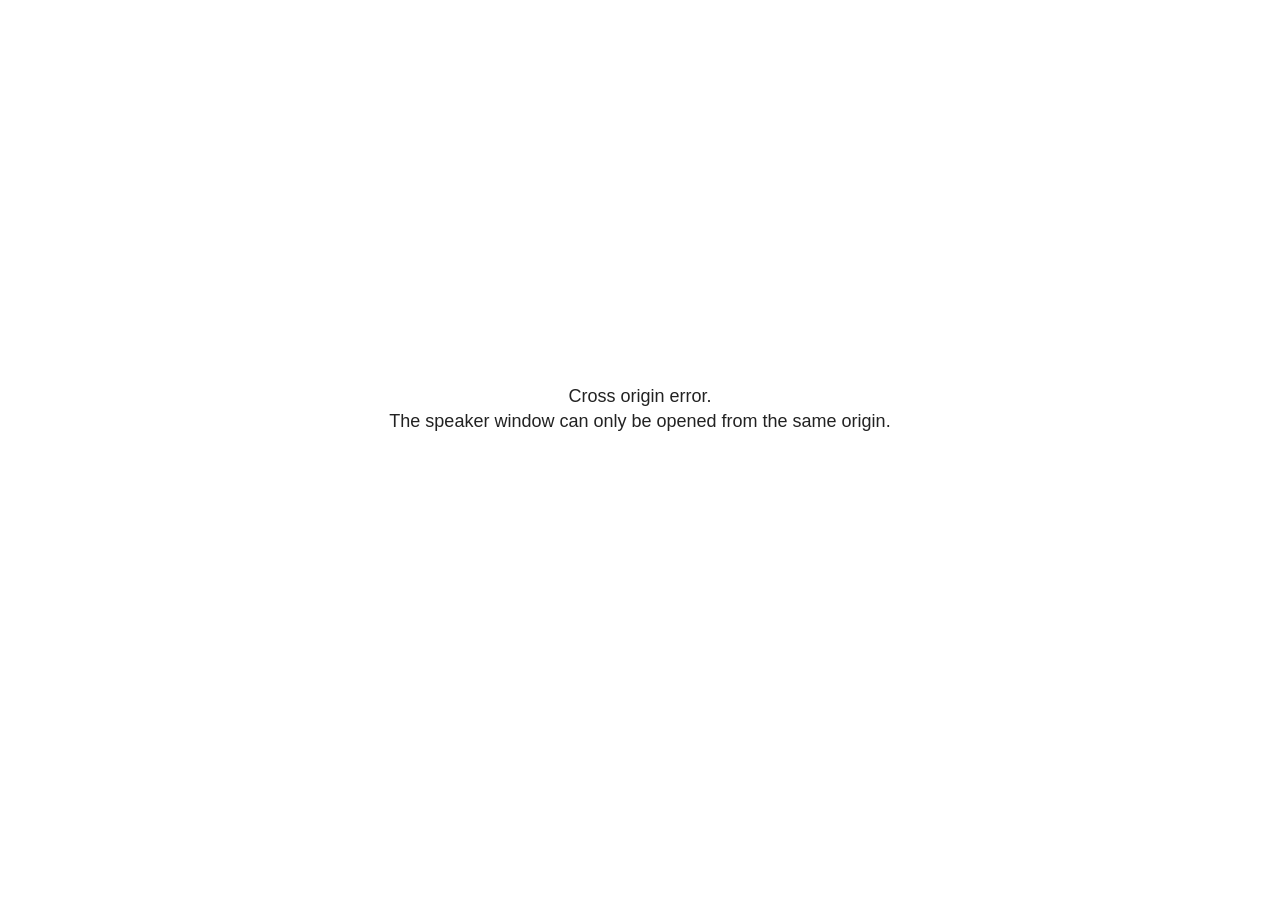
<file: docs/site_libs/revealjs/plugin/notes/speaker-view.html>
<!--
	NOTE: You need to build the notes plugin after making changes to this file.
-->
<html lang="en">
	<head>
		<meta charset="utf-8">

		<title>reveal.js - Speaker View</title>

		<style>
			body {
				font-family: Helvetica;
				font-size: 18px;
			}

			#current-slide,
			#upcoming-slide,
			#speaker-controls {
				padding: 6px;
				box-sizing: border-box;
				-moz-box-sizing: border-box;
			}

			#current-slide iframe,
			#upcoming-slide iframe {
				width: 100%;
				height: 100%;
				border: 1px solid #ddd;
			}

			#current-slide .label,
			#upcoming-slide .label {
				position: absolute;
				top: 10px;
				left: 10px;
				z-index: 2;
			}

			#connection-status {
				position: absolute;
				top: 0;
				left: 0;
				width: 100%;
				height: 100%;
				z-index: 20;
				padding: 30% 20% 20% 20%;
				font-size: 18px;
				color: #222;
				background: #fff;
				text-align: center;
				box-sizing: border-box;
				line-height: 1.4;
			}

			.overlay-element {
				height: 34px;
				line-height: 34px;
				padding: 0 10px;
				text-shadow: none;
				background: rgba( 220, 220, 220, 0.8 );
				color: #222;
				font-size: 14px;
			}

			.overlay-element.interactive:hover {
				background: rgba( 220, 220, 220, 1 );
			}

			#current-slide {
				position: absolute;
				width: 60%;
				height: 100%;
				top: 0;
				left: 0;
				padding-right: 0;
			}

			#upcoming-slide {
				position: absolute;
				width: 40%;
				height: 40%;
				right: 0;
				top: 0;
			}

			/* Speaker controls */
			#speaker-controls {
				position: absolute;
				top: 40%;
				right: 0;
				width: 40%;
				height: 60%;
				overflow: auto;
				font-size: 18px;
			}

				.speaker-controls-time.hidden,
				.speaker-controls-notes.hidden {
					display: none;
				}

				.speaker-controls-time .label,
				.speaker-controls-pace .label,
				.speaker-controls-notes .label {
					text-transform: uppercase;
					font-weight: normal;
					font-size: 0.66em;
					color: #666;
					margin: 0;
				}

				.speaker-controls-time, .speaker-controls-pace {
					border-bottom: 1px solid rgba( 200, 200, 200, 0.5 );
					margin-bottom: 10px;
					padding: 10px 16px;
					padding-bottom: 20px;
					cursor: pointer;
				}

				.speaker-controls-time .reset-button {
					opacity: 0;
					float: right;
					color: #666;
					text-decoration: none;
				}
				.speaker-controls-time:hover .reset-button {
					opacity: 1;
				}

				.speaker-controls-time .timer,
				.speaker-controls-time .clock {
					width: 50%;
				}

				.speaker-controls-time .timer,
				.speaker-controls-time .clock,
				.speaker-controls-time .pacing .hours-value,
				.speaker-controls-time .pacing .minutes-value,
				.speaker-controls-time .pacing .seconds-value {
					font-size: 1.9em;
				}

				.speaker-controls-time .timer {
					float: left;
				}

				.speaker-controls-time .clock {
					float: right;
					text-align: right;
				}

				.speaker-controls-time span.mute {
					opacity: 0.3;
				}

				.speaker-controls-time .pacing-title {
					margin-top: 5px;
				}

				.speaker-controls-time .pacing.ahead {
					color: blue;
				}

				.speaker-controls-time .pacing.on-track {
					color: green;
				}

				.speaker-controls-time .pacing.behind {
					color: red;
				}

				.speaker-controls-notes {
					padding: 10px 16px;
				}

				.speaker-controls-notes .value {
					margin-top: 5px;
					line-height: 1.4;
					font-size: 1.2em;
				}

			/* Layout selector */
			#speaker-layout {
				position: absolute;
				top: 10px;
				right: 10px;
				color: #222;
				z-index: 10;
			}
				#speaker-layout select {
					position: absolute;
					width: 100%;
					height: 100%;
					top: 0;
					left: 0;
					border: 0;
					box-shadow: 0;
					cursor: pointer;
					opacity: 0;

					font-size: 1em;
					background-color: transparent;

					-moz-appearance: none;
					-webkit-appearance: none;
					-webkit-tap-highlight-color: rgba(0, 0, 0, 0);
				}

				#speaker-layout select:focus {
					outline: none;
					box-shadow: none;
				}

			.clear {
				clear: both;
			}

			/* Speaker layout: Wide */
			body[data-speaker-layout="wide"] #current-slide,
			body[data-speaker-layout="wide"] #upcoming-slide {
				width: 50%;
				height: 45%;
				padding: 6px;
			}

			body[data-speaker-layout="wide"] #current-slide {
				top: 0;
				left: 0;
			}

			body[data-speaker-layout="wide"] #upcoming-slide {
				top: 0;
				left: 50%;
			}

			body[data-speaker-layout="wide"] #speaker-controls {
				top: 45%;
				left: 0;
				width: 100%;
				height: 50%;
				font-size: 1.25em;
			}

			/* Speaker layout: Tall */
			body[data-speaker-layout="tall"] #current-slide,
			body[data-speaker-layout="tall"] #upcoming-slide {
				width: 45%;
				height: 50%;
				padding: 6px;
			}

			body[data-speaker-layout="tall"] #current-slide {
				top: 0;
				left: 0;
			}

			body[data-speaker-layout="tall"] #upcoming-slide {
				top: 50%;
				left: 0;
			}

			body[data-speaker-layout="tall"] #speaker-controls {
				padding-top: 40px;
				top: 0;
				left: 45%;
				width: 55%;
				height: 100%;
				font-size: 1.25em;
			}

			/* Speaker layout: Notes only */
			body[data-speaker-layout="notes-only"] #current-slide,
			body[data-speaker-layout="notes-only"] #upcoming-slide {
				display: none;
			}

			body[data-speaker-layout="notes-only"] #speaker-controls {
				padding-top: 40px;
				top: 0;
				left: 0;
				width: 100%;
				height: 100%;
				font-size: 1.25em;
			}

			@media screen and (max-width: 1080px) {
				body[data-speaker-layout="default"] #speaker-controls {
					font-size: 16px;
				}
			}

			@media screen and (max-width: 900px) {
				body[data-speaker-layout="default"] #speaker-controls {
					font-size: 14px;
				}
			}

			@media screen and (max-width: 800px) {
				body[data-speaker-layout="default"] #speaker-controls {
					font-size: 12px;
				}
			}

		</style>
	</head>

	<body>

		<div id="connection-status">Loading speaker view...</div>

		<div id="current-slide"></div>
		<div id="upcoming-slide"><span class="overlay-element label">Upcoming</span></div>
		<div id="speaker-controls">
			<div class="speaker-controls-time">
				<h4 class="label">Time <span class="reset-button">Click to Reset</span></h4>
				<div class="clock">
					<span class="clock-value">0:00 AM</span>
				</div>
				<div class="timer">
					<span class="hours-value">00</span><span class="minutes-value">:00</span><span class="seconds-value">:00</span>
				</div>
				<div class="clear"></div>

				<h4 class="label pacing-title" style="display: none">Pacing – Time to finish current slide</h4>
				<div class="pacing" style="display: none">
					<span class="hours-value">00</span><span class="minutes-value">:00</span><span class="seconds-value">:00</span>
				</div>
			</div>

			<div class="speaker-controls-notes hidden">
				<h4 class="label">Notes</h4>
				<div class="value"></div>
			</div>
		</div>
		<div id="speaker-layout" class="overlay-element interactive">
			<span class="speaker-layout-label"></span>
			<select class="speaker-layout-dropdown"></select>
		</div>

		<script>

			(function() {

				var notes,
					notesValue,
					currentState,
					currentSlide,
					upcomingSlide,
					layoutLabel,
					layoutDropdown,
					pendingCalls = {},
					lastRevealApiCallId = 0,
					connected = false

				var connectionStatus = document.querySelector( '#connection-status' );

				var SPEAKER_LAYOUTS = {
					'default': 'Default',
					'wide': 'Wide',
					'tall': 'Tall',
					'notes-only': 'Notes only'
				};

				setupLayout();

				let openerOrigin;

				try {
					openerOrigin = window.opener.location.origin;
				}
				catch ( error ) { console.warn( error ) }

				// In order to prevent XSS, the speaker view will only run if its
				// opener has the same origin as itself
				if( window.location.origin !== openerOrigin ) {
					connectionStatus.innerHTML = 'Cross origin error.<br>The speaker window can only be opened from the same origin.';
					return;
				}

				var connectionTimeout = setTimeout( function() {
					connectionStatus.innerHTML = 'Error connecting to main window.<br>Please try closing and reopening the speaker view.';
				}, 5000 );

				window.addEventListener( 'message', function( event ) {

					// Validate the origin of all messages to avoid parsing messages
					// that aren't meant for us. Ignore when running off file:// so
					// that the speaker view continues to work without a web server.
					if( window.location.origin !== event.origin && window.location.origin !== 'file://' ) {
						return
					}

					clearTimeout( connectionTimeout );
					connectionStatus.style.display = 'none';

					var data = JSON.parse( event.data );

					// The overview mode is only useful to the reveal.js instance
					// where navigation occurs so we don't sync it
					if( data.state ) delete data.state.overview;

					// Messages sent by the notes plugin inside of the main window
					if( data && data.namespace === 'reveal-notes' ) {
						if( data.type === 'connect' ) {
							handleConnectMessage( data );
						}
						else if( data.type === 'state' ) {
							handleStateMessage( data );
						}
						else if( data.type === 'return' ) {
							pendingCalls[data.callId](data.result);
							delete pendingCalls[data.callId];
						}
					}
					// Messages sent by the reveal.js inside of the current slide preview
					else if( data && data.namespace === 'reveal' ) {
						if( /ready/.test( data.eventName ) ) {
							// Send a message back to notify that the handshake is complete
							window.opener.postMessage( JSON.stringify({ namespace: 'reveal-notes', type: 'connected'} ), '*' );
						}
						else if( /slidechanged|fragmentshown|fragmenthidden|paused|resumed/.test( data.eventName ) && currentState !== JSON.stringify( data.state ) ) {

							dispatchStateToMainWindow( data.state );

						}
					}

				} );

				/**
				 * Updates the presentation in the main window to match the state
				 * of the presentation in the notes window.
				 */
				const dispatchStateToMainWindow = debounce(( state ) => {
					window.opener.postMessage( JSON.stringify({ method: 'setState', args: [ state ]} ), '*' );
				}, 500);

				/**
				 * Asynchronously calls the Reveal.js API of the main frame.
				 */
				function callRevealApi( methodName, methodArguments, callback ) {

					var callId = ++lastRevealApiCallId;
					pendingCalls[callId] = callback;
					window.opener.postMessage( JSON.stringify( {
						namespace: 'reveal-notes',
						type: 'call',
						callId: callId,
						methodName: methodName,
						arguments: methodArguments
					} ), '*' );

				}

				/**
				 * Called when the main window is trying to establish a
				 * connection.
				 */
				function handleConnectMessage( data ) {

					if( connected === false ) {
						connected = true;

						setupIframes( data );
						setupKeyboard();
						setupNotes();
						setupTimer();
						setupHeartbeat();
					}

				}

				/**
				 * Called when the main window sends an updated state.
				 */
				function handleStateMessage( data ) {

					// Store the most recently set state to avoid circular loops
					// applying the same state
					currentState = JSON.stringify( data.state );

					// No need for updating the notes in case of fragment changes
					if ( data.notes ) {
						notes.classList.remove( 'hidden' );
						notesValue.style.whiteSpace = data.whitespace;
						if( data.markdown ) {
							notesValue.innerHTML = marked( data.notes );
						}
						else {
							notesValue.innerHTML = data.notes;
						}
					}
					else {
						notes.classList.add( 'hidden' );
					}

					// Update the note slides
					currentSlide.contentWindow.postMessage( JSON.stringify({ method: 'setState', args: [ data.state ] }), '*' );
					upcomingSlide.contentWindow.postMessage( JSON.stringify({ method: 'setState', args: [ data.state ] }), '*' );
					upcomingSlide.contentWindow.postMessage( JSON.stringify({ method: 'next' }), '*' );

				}

				// Limit to max one state update per X ms
				handleStateMessage = debounce( handleStateMessage, 200 );

				/**
				 * Forward keyboard events to the current slide window.
				 * This enables keyboard events to work even if focus
				 * isn't set on the current slide iframe.
				 *
				 * Block F5 default handling, it reloads and disconnects
				 * the speaker notes window.
				 */
				function setupKeyboard() {

					document.addEventListener( 'keydown', function( event ) {
						if( event.keyCode === 116 || ( event.metaKey && event.keyCode === 82 ) ) {
							event.preventDefault();
							return false;
						}
						currentSlide.contentWindow.postMessage( JSON.stringify({ method: 'triggerKey', args: [ event.keyCode ] }), '*' );
					} );

				}

				/**
				 * Creates the preview iframes.
				 */
				function setupIframes( data ) {

					var params = [
						'receiver',
						'progress=false',
						'history=false',
						'transition=none',
						'autoSlide=0',
						'backgroundTransition=none'
					].join( '&' );

					var urlSeparator = /\?/.test(data.url) ? '&' : '?';
					var hash = '#/' + data.state.indexh + '/' + data.state.indexv;
					var currentURL = data.url + urlSeparator + params + '&scrollActivationWidth=false&postMessageEvents=true' + hash;
					var upcomingURL = data.url + urlSeparator + params + '&scrollActivationWidth=false&controls=false' + hash;

					currentSlide = document.createElement( 'iframe' );
					currentSlide.setAttribute( 'width', 1280 );
					currentSlide.setAttribute( 'height', 1024 );
					currentSlide.setAttribute( 'src', currentURL );
					document.querySelector( '#current-slide' ).appendChild( currentSlide );

					upcomingSlide = document.createElement( 'iframe' );
					upcomingSlide.setAttribute( 'width', 640 );
					upcomingSlide.setAttribute( 'height', 512 );
					upcomingSlide.setAttribute( 'src', upcomingURL );
					document.querySelector( '#upcoming-slide' ).appendChild( upcomingSlide );

				}

				/**
				 * Setup the notes UI.
				 */
				function setupNotes() {

					notes = document.querySelector( '.speaker-controls-notes' );
					notesValue = document.querySelector( '.speaker-controls-notes .value' );

				}

				/**
				 * We send out a heartbeat at all times to ensure we can
				 * reconnect with the main presentation window after reloads.
				 */
				function setupHeartbeat() {

					setInterval( () => {
						window.opener.postMessage( JSON.stringify({ namespace: 'reveal-notes', type: 'heartbeat'} ), '*' );
					}, 1000 );

				}

				function getTimings( callback ) {

					callRevealApi( 'getSlidesAttributes', [], function ( slideAttributes ) {
						callRevealApi( 'getConfig', [], function ( config ) {
							var totalTime = config.totalTime;
							var minTimePerSlide = config.minimumTimePerSlide || 0;
							var defaultTiming = config.defaultTiming;
							if ((defaultTiming == null) && (totalTime == null)) {
								callback(null);
								return;
							}
							// Setting totalTime overrides defaultTiming
							if (totalTime) {
								defaultTiming = 0;
							}
							var timings = [];
							for ( var i in slideAttributes ) {
								var slide = slideAttributes[ i ];
								var timing = defaultTiming;
								if( slide.hasOwnProperty( 'data-timing' )) {
									var t = slide[ 'data-timing' ];
									timing = parseInt(t);
									if( isNaN(timing) ) {
										console.warn("Could not parse timing '" + t + "' of slide " + i + "; using default of " + defaultTiming);
										timing = defaultTiming;
									}
								}
								timings.push(timing);
							}
							if ( totalTime ) {
								// After we've allocated time to individual slides, we summarize it and
								// subtract it from the total time
								var remainingTime = totalTime - timings.reduce( function(a, b) { return a + b; }, 0 );
								// The remaining time is divided by the number of slides that have 0 seconds
								// allocated at the moment, giving the average time-per-slide on the remaining slides
								var remainingSlides = (timings.filter( function(x) { return x == 0 }) ).length
								var timePerSlide = Math.round( remainingTime / remainingSlides, 0 )
								// And now we replace every zero-value timing with that average
								timings = timings.map( function(x) { return (x==0 ? timePerSlide : x) } );
							}
							var slidesUnderMinimum = timings.filter( function(x) { return (x < minTimePerSlide) } ).length
							if ( slidesUnderMinimum ) {
								message = "The pacing time for " + slidesUnderMinimum + " slide(s) is under the configured minimum of " + minTimePerSlide + " seconds. Check the data-timing attribute on individual slides, or consider increasing the totalTime or minimumTimePerSlide configuration options (or removing some slides).";
								alert(message);
							}
							callback( timings );
						} );
					} );

				}

				/**
				 * Return the number of seconds allocated for presenting
				 * all slides up to and including this one.
				 */
				function getTimeAllocated( timings, callback ) {

					callRevealApi( 'getSlidePastCount', [], function ( currentSlide ) {
						var allocated = 0;
						for (var i in timings.slice(0, currentSlide + 1)) {
							allocated += timings[i];
						}
						callback( allocated );
					} );

				}

				/**
				 * Create the timer and clock and start updating them
				 * at an interval.
				 */
				function setupTimer() {

					var start = new Date(),
					timeEl = document.querySelector( '.speaker-controls-time' ),
					clockEl = timeEl.querySelector( '.clock-value' ),
					hoursEl = timeEl.querySelector( '.hours-value' ),
					minutesEl = timeEl.querySelector( '.minutes-value' ),
					secondsEl = timeEl.querySelector( '.seconds-value' ),
					pacingTitleEl = timeEl.querySelector( '.pacing-title' ),
					pacingEl = timeEl.querySelector( '.pacing' ),
					pacingHoursEl = pacingEl.querySelector( '.hours-value' ),
					pacingMinutesEl = pacingEl.querySelector( '.minutes-value' ),
					pacingSecondsEl = pacingEl.querySelector( '.seconds-value' );

					var timings = null;
					getTimings( function ( _timings ) {

						timings = _timings;
						if (_timings !== null) {
							pacingTitleEl.style.removeProperty('display');
							pacingEl.style.removeProperty('display');
						}

						// Update once directly
						_updateTimer();

						// Then update every second
						setInterval( _updateTimer, 1000 );

					} );


					function _resetTimer() {

						if (timings == null) {
							start = new Date();
							_updateTimer();
						}
						else {
							// Reset timer to beginning of current slide
							getTimeAllocated( timings, function ( slideEndTimingSeconds ) {
								var slideEndTiming = slideEndTimingSeconds * 1000;
								callRevealApi( 'getSlidePastCount', [], function ( currentSlide ) {
									var currentSlideTiming = timings[currentSlide] * 1000;
									var previousSlidesTiming = slideEndTiming - currentSlideTiming;
									var now = new Date();
									start = new Date(now.getTime() - previousSlidesTiming);
									_updateTimer();
								} );
							} );
						}

					}

					timeEl.addEventListener( 'click', function() {
						_resetTimer();
						return false;
					} );

					function _displayTime( hrEl, minEl, secEl, time) {

						var sign = Math.sign(time) == -1 ? "-" : "";
						time = Math.abs(Math.round(time / 1000));
						var seconds = time % 60;
						var minutes = Math.floor( time / 60 ) % 60 ;
						var hours = Math.floor( time / ( 60 * 60 )) ;
						hrEl.innerHTML = sign + zeroPadInteger( hours );
						if (hours == 0) {
							hrEl.classList.add( 'mute' );
						}
						else {
							hrEl.classList.remove( 'mute' );
						}
						minEl.innerHTML = ':' + zeroPadInteger( minutes );
						if (hours == 0 && minutes == 0) {
							minEl.classList.add( 'mute' );
						}
						else {
							minEl.classList.remove( 'mute' );
						}
						secEl.innerHTML = ':' + zeroPadInteger( seconds );
					}

					function _updateTimer() {

						var diff, hours, minutes, seconds,
						now = new Date();

						diff = now.getTime() - start.getTime();

						clockEl.innerHTML = now.toLocaleTimeString( 'en-US', { hour12: true, hour: '2-digit', minute:'2-digit' } );
						_displayTime( hoursEl, minutesEl, secondsEl, diff );
						if (timings !== null) {
							_updatePacing(diff);
						}

					}

					function _updatePacing(diff) {

						getTimeAllocated( timings, function ( slideEndTimingSeconds ) {
							var slideEndTiming = slideEndTimingSeconds * 1000;

							callRevealApi( 'getSlidePastCount', [], function ( currentSlide ) {
								var currentSlideTiming = timings[currentSlide] * 1000;
								var timeLeftCurrentSlide = slideEndTiming - diff;
								if (timeLeftCurrentSlide < 0) {
									pacingEl.className = 'pacing behind';
								}
								else if (timeLeftCurrentSlide < currentSlideTiming) {
									pacingEl.className = 'pacing on-track';
								}
								else {
									pacingEl.className = 'pacing ahead';
								}
								_displayTime( pacingHoursEl, pacingMinutesEl, pacingSecondsEl, timeLeftCurrentSlide );
							} );
						} );
					}

				}

				/**
				 * Sets up the speaker view layout and layout selector.
				 */
				function setupLayout() {

					layoutDropdown = document.querySelector( '.speaker-layout-dropdown' );
					layoutLabel = document.querySelector( '.speaker-layout-label' );

					// Render the list of available layouts
					for( var id in SPEAKER_LAYOUTS ) {
						var option = document.createElement( 'option' );
						option.setAttribute( 'value', id );
						option.textContent = SPEAKER_LAYOUTS[ id ];
						layoutDropdown.appendChild( option );
					}

					// Monitor the dropdown for changes
					layoutDropdown.addEventListener( 'change', function( event ) {

						setLayout( layoutDropdown.value );

					}, false );

					// Restore any currently persisted layout
					setLayout( getLayout() );

				}

				/**
				 * Sets a new speaker view layout. The layout is persisted
				 * in local storage.
				 */
				function setLayout( value ) {

					var title = SPEAKER_LAYOUTS[ value ];

					layoutLabel.innerHTML = 'Layout' + ( title ? ( ': ' + title ) : '' );
					layoutDropdown.value = value;

					document.body.setAttribute( 'data-speaker-layout', value );

					// Persist locally
					if( supportsLocalStorage() ) {
						window.localStorage.setItem( 'reveal-speaker-layout', value );
					}

				}

				/**
				 * Returns the ID of the most recently set speaker layout
				 * or our default layout if none has been set.
				 */
				function getLayout() {

					if( supportsLocalStorage() ) {
						var layout = window.localStorage.getItem( 'reveal-speaker-layout' );
						if( layout ) {
							return layout;
						}
					}

					// Default to the first record in the layouts hash
					for( var id in SPEAKER_LAYOUTS ) {
						return id;
					}

				}

				function supportsLocalStorage() {

					try {
						localStorage.setItem('test', 'test');
						localStorage.removeItem('test');
						return true;
					}
					catch( e ) {
						return false;
					}

				}

				function zeroPadInteger( num ) {

					var str = '00' + parseInt( num );
					return str.substring( str.length - 2 );

				}

				/**
				 * Limits the frequency at which a function can be called.
				 */
				function debounce( fn, ms ) {

					var lastTime = 0,
						timeout;

					return function() {

						var args = arguments;
						var context = this;

						clearTimeout( timeout );

						var timeSinceLastCall = Date.now() - lastTime;
						if( timeSinceLastCall > ms ) {
							fn.apply( context, args );
							lastTime = Date.now();
						}
						else {
							timeout = setTimeout( function() {
								fn.apply( context, args );
								lastTime = Date.now();
							}, ms - timeSinceLastCall );
						}

					}

				}

			})();

		</script>
	</body>
</html>
</file>
<file: docs/site_libs/quarto-html/tippy.css>
.tippy-box[data-animation=fade][data-state=hidden]{opacity:0}[data-tippy-root]{max-width:calc(100vw - 10px)}.tippy-box{position:relative;background-color:#333;color:#fff;border-radius:4px;font-size:14px;line-height:1.4;white-space:normal;outline:0;transition-property:transform,visibility,opacity}.tippy-box[data-placement^=top]>.tippy-arrow{bottom:0}.tippy-box[data-placement^=top]>.tippy-arrow:before{bottom:-7px;left:0;border-width:8px 8px 0;border-top-color:initial;transform-origin:center top}.tippy-box[data-placement^=bottom]>.tippy-arrow{top:0}.tippy-box[data-placement^=bottom]>.tippy-arrow:before{top:-7px;left:0;border-width:0 8px 8px;border-bottom-color:initial;transform-origin:center bottom}.tippy-box[data-placement^=left]>.tippy-arrow{right:0}.tippy-box[data-placement^=left]>.tippy-arrow:before{border-width:8px 0 8px 8px;border-left-color:initial;right:-7px;transform-origin:center left}.tippy-box[data-placement^=right]>.tippy-arrow{left:0}.tippy-box[data-placement^=right]>.tippy-arrow:before{left:-7px;border-width:8px 8px 8px 0;border-right-color:initial;transform-origin:center right}.tippy-box[data-inertia][data-state=visible]{transition-timing-function:cubic-bezier(.54,1.5,.38,1.11)}.tippy-arrow{width:16px;height:16px;color:#333}.tippy-arrow:before{content:"";position:absolute;border-color:transparent;border-style:solid}.tippy-content{position:relative;padding:5px 9px;z-index:1}
</file>
<file: docs/site_libs/quarto-html/quarto-syntax-highlighting-15634bcf2e68342d4ad2dfa704d543f6.css>
/* quarto syntax highlight colors */
:root {
  --quarto-hl-ot-color: #003B4F;
  --quarto-hl-at-color: #657422;
  --quarto-hl-ss-color: #20794D;
  --quarto-hl-an-color: #5E5E5E;
  --quarto-hl-fu-color: #4758AB;
  --quarto-hl-st-color: #20794D;
  --quarto-hl-cf-color: #003B4F;
  --quarto-hl-op-color: #5E5E5E;
  --quarto-hl-er-color: #AD0000;
  --quarto-hl-bn-color: #AD0000;
  --quarto-hl-al-color: #AD0000;
  --quarto-hl-va-color: #111111;
  --quarto-hl-bu-color: inherit;
  --quarto-hl-ex-color: inherit;
  --quarto-hl-pp-color: #AD0000;
  --quarto-hl-in-color: #5E5E5E;
  --quarto-hl-vs-color: #20794D;
  --quarto-hl-wa-color: #5E5E5E;
  --quarto-hl-do-color: #5E5E5E;
  --quarto-hl-im-color: #00769E;
  --quarto-hl-ch-color: #20794D;
  --quarto-hl-dt-color: #AD0000;
  --quarto-hl-fl-color: #AD0000;
  --quarto-hl-co-color: #5E5E5E;
  --quarto-hl-cv-color: #5E5E5E;
  --quarto-hl-cn-color: #8f5902;
  --quarto-hl-sc-color: #5E5E5E;
  --quarto-hl-dv-color: #AD0000;
  --quarto-hl-kw-color: #003B4F;
}

/* other quarto variables */
:root {
  --quarto-font-monospace: SFMono-Regular, Menlo, Monaco, Consolas, "Liberation Mono", "Courier New", monospace;
}

/* syntax highlight based on Pandoc's rules */
pre > code.sourceCode > span {
  color: #003B4F;
}

code.sourceCode > span {
  color: #003B4F;
}

div.sourceCode,
div.sourceCode pre.sourceCode {
  color: #003B4F;
}

/* Normal */
code span {
  color: #003B4F;
}

/* Alert */
code span.al {
  color: #AD0000;
  font-style: inherit;
}

/* Annotation */
code span.an {
  color: #5E5E5E;
  font-style: inherit;
}

/* Attribute */
code span.at {
  color: #657422;
  font-style: inherit;
}

/* BaseN */
code span.bn {
  color: #AD0000;
  font-style: inherit;
}

/* BuiltIn */
code span.bu {
  font-style: inherit;
}

/* ControlFlow */
code span.cf {
  color: #003B4F;
  font-weight: bold;
  font-style: inherit;
}

/* Char */
code span.ch {
  color: #20794D;
  font-style: inherit;
}

/* Constant */
code span.cn {
  color: #8f5902;
  font-style: inherit;
}

/* Comment */
code span.co {
  color: #5E5E5E;
  font-style: inherit;
}

/* CommentVar */
code span.cv {
  color: #5E5E5E;
  font-style: italic;
}

/* Documentation */
code span.do {
  color: #5E5E5E;
  font-style: italic;
}

/* DataType */
code span.dt {
  color: #AD0000;
  font-style: inherit;
}

/* DecVal */
code span.dv {
  color: #AD0000;
  font-style: inherit;
}

/* Error */
code span.er {
  color: #AD0000;
  font-style: inherit;
}

/* Extension */
code span.ex {
  font-style: inherit;
}

/* Float */
code span.fl {
  color: #AD0000;
  font-style: inherit;
}

/* Function */
code span.fu {
  color: #4758AB;
  font-style: inherit;
}

/* Import */
code span.im {
  color: #00769E;
  font-style: inherit;
}

/* Information */
code span.in {
  color: #5E5E5E;
  font-style: inherit;
}

/* Keyword */
code span.kw {
  color: #003B4F;
  font-weight: bold;
  font-style: inherit;
}

/* Operator */
code span.op {
  color: #5E5E5E;
  font-style: inherit;
}

/* Other */
code span.ot {
  color: #003B4F;
  font-style: inherit;
}

/* Preprocessor */
code span.pp {
  color: #AD0000;
  font-style: inherit;
}

/* SpecialChar */
code span.sc {
  color: #5E5E5E;
  font-style: inherit;
}

/* SpecialString */
code span.ss {
  color: #20794D;
  font-style: inherit;
}

/* String */
code span.st {
  color: #20794D;
  font-style: inherit;
}

/* Variable */
code span.va {
  color: #111111;
  font-style: inherit;
}

/* VerbatimString */
code span.vs {
  color: #20794D;
  font-style: inherit;
}

/* Warning */
code span.wa {
  color: #5E5E5E;
  font-style: italic;
}

.prevent-inlining {
  content: "</";
}

/*# sourceMappingURL=f23921c56f73e400b49028c9186a1aa0.css.map */
</file>
<file: docs/site_libs/quarto-html/quarto-syntax-highlighting-dark-0a6b7249c26820e032cb0bd839ff02b1.css>
/* quarto syntax highlight colors */
:root {
  --quarto-hl-al-color: #f07178;
  --quarto-hl-an-color: #d4d0ab;
  --quarto-hl-at-color: #00e0e0;
  --quarto-hl-bn-color: #d4d0ab;
  --quarto-hl-bu-color: #abe338;
  --quarto-hl-ch-color: #abe338;
  --quarto-hl-co-color: #f8f8f2;
  --quarto-hl-cv-color: #ffd700;
  --quarto-hl-cn-color: #ffd700;
  --quarto-hl-cf-color: #ffa07a;
  --quarto-hl-dt-color: #ffa07a;
  --quarto-hl-dv-color: #d4d0ab;
  --quarto-hl-do-color: #f8f8f2;
  --quarto-hl-er-color: #f07178;
  --quarto-hl-ex-color: #00e0e0;
  --quarto-hl-fl-color: #d4d0ab;
  --quarto-hl-fu-color: #ffa07a;
  --quarto-hl-im-color: #abe338;
  --quarto-hl-in-color: #d4d0ab;
  --quarto-hl-kw-color: #ffa07a;
  --quarto-hl-op-color: #ffa07a;
  --quarto-hl-ot-color: #00e0e0;
  --quarto-hl-pp-color: #dcc6e0;
  --quarto-hl-re-color: #00e0e0;
  --quarto-hl-sc-color: #abe338;
  --quarto-hl-ss-color: #abe338;
  --quarto-hl-st-color: #abe338;
  --quarto-hl-va-color: #00e0e0;
  --quarto-hl-vs-color: #abe338;
  --quarto-hl-wa-color: #dcc6e0;
}

/* other quarto variables */
:root {
  --quarto-font-monospace: SFMono-Regular, Menlo, Monaco, Consolas, "Liberation Mono", "Courier New", monospace;
}

/* syntax highlight based on Pandoc's rules */
pre > code.sourceCode > span {
  color: #f8f8f2;
}

code.sourceCode > span {
  color: #f8f8f2;
}

div.sourceCode,
div.sourceCode pre.sourceCode {
  color: #f8f8f2;
}

/* Normal */
code span {
  color: #f8f8f2;
}

/* Alert */
code span.al {
  color: #f07178;
}

/* Annotation */
code span.an {
  color: #d4d0ab;
}

/* Attribute */
code span.at {
  color: #00e0e0;
}

/* BaseN */
code span.bn {
  color: #d4d0ab;
}

/* BuiltIn */
code span.bu {
  color: #abe338;
}

/* ControlFlow */
code span.cf {
  font-weight: bold;
  color: #ffa07a;
}

/* Char */
code span.ch {
  color: #abe338;
}

/* Constant */
code span.cn {
  color: #ffd700;
}

/* Comment */
code span.co {
  font-style: italic;
  color: #f8f8f2;
}

/* CommentVar */
code span.cv {
  color: #ffd700;
}

/* Documentation */
code span.do {
  color: #f8f8f2;
}

/* DataType */
code span.dt {
  color: #ffa07a;
}

/* DecVal */
code span.dv {
  color: #d4d0ab;
}

/* Error */
code span.er {
  color: #f07178;
  text-decoration: underline;
}

/* Extension */
code span.ex {
  font-weight: bold;
  color: #00e0e0;
}

/* Float */
code span.fl {
  color: #d4d0ab;
}

/* Function */
code span.fu {
  color: #ffa07a;
}

/* Import */
code span.im {
  color: #abe338;
}

/* Information */
code span.in {
  color: #d4d0ab;
}

/* Keyword */
code span.kw {
  font-weight: bold;
  color: #ffa07a;
}

/* Operator */
code span.op {
  color: #ffa07a;
}

/* Other */
code span.ot {
  color: #00e0e0;
}

/* Preprocessor */
code span.pp {
  color: #dcc6e0;
}

/* RegionMarker */
code span.re {
  background-color: #f8f8f2;
  color: #00e0e0;
}

/* SpecialChar */
code span.sc {
  color: #abe338;
}

/* SpecialString */
code span.ss {
  color: #abe338;
}

/* String */
code span.st {
  color: #abe338;
}

/* Variable */
code span.va {
  color: #00e0e0;
}

/* VerbatimString */
code span.vs {
  color: #abe338;
}

/* Warning */
code span.wa {
  color: #dcc6e0;
}

.prevent-inlining {
  content: "</";
}

/*# sourceMappingURL=175367c052bafc98bd680af3479823f0.css.map */
</file>
